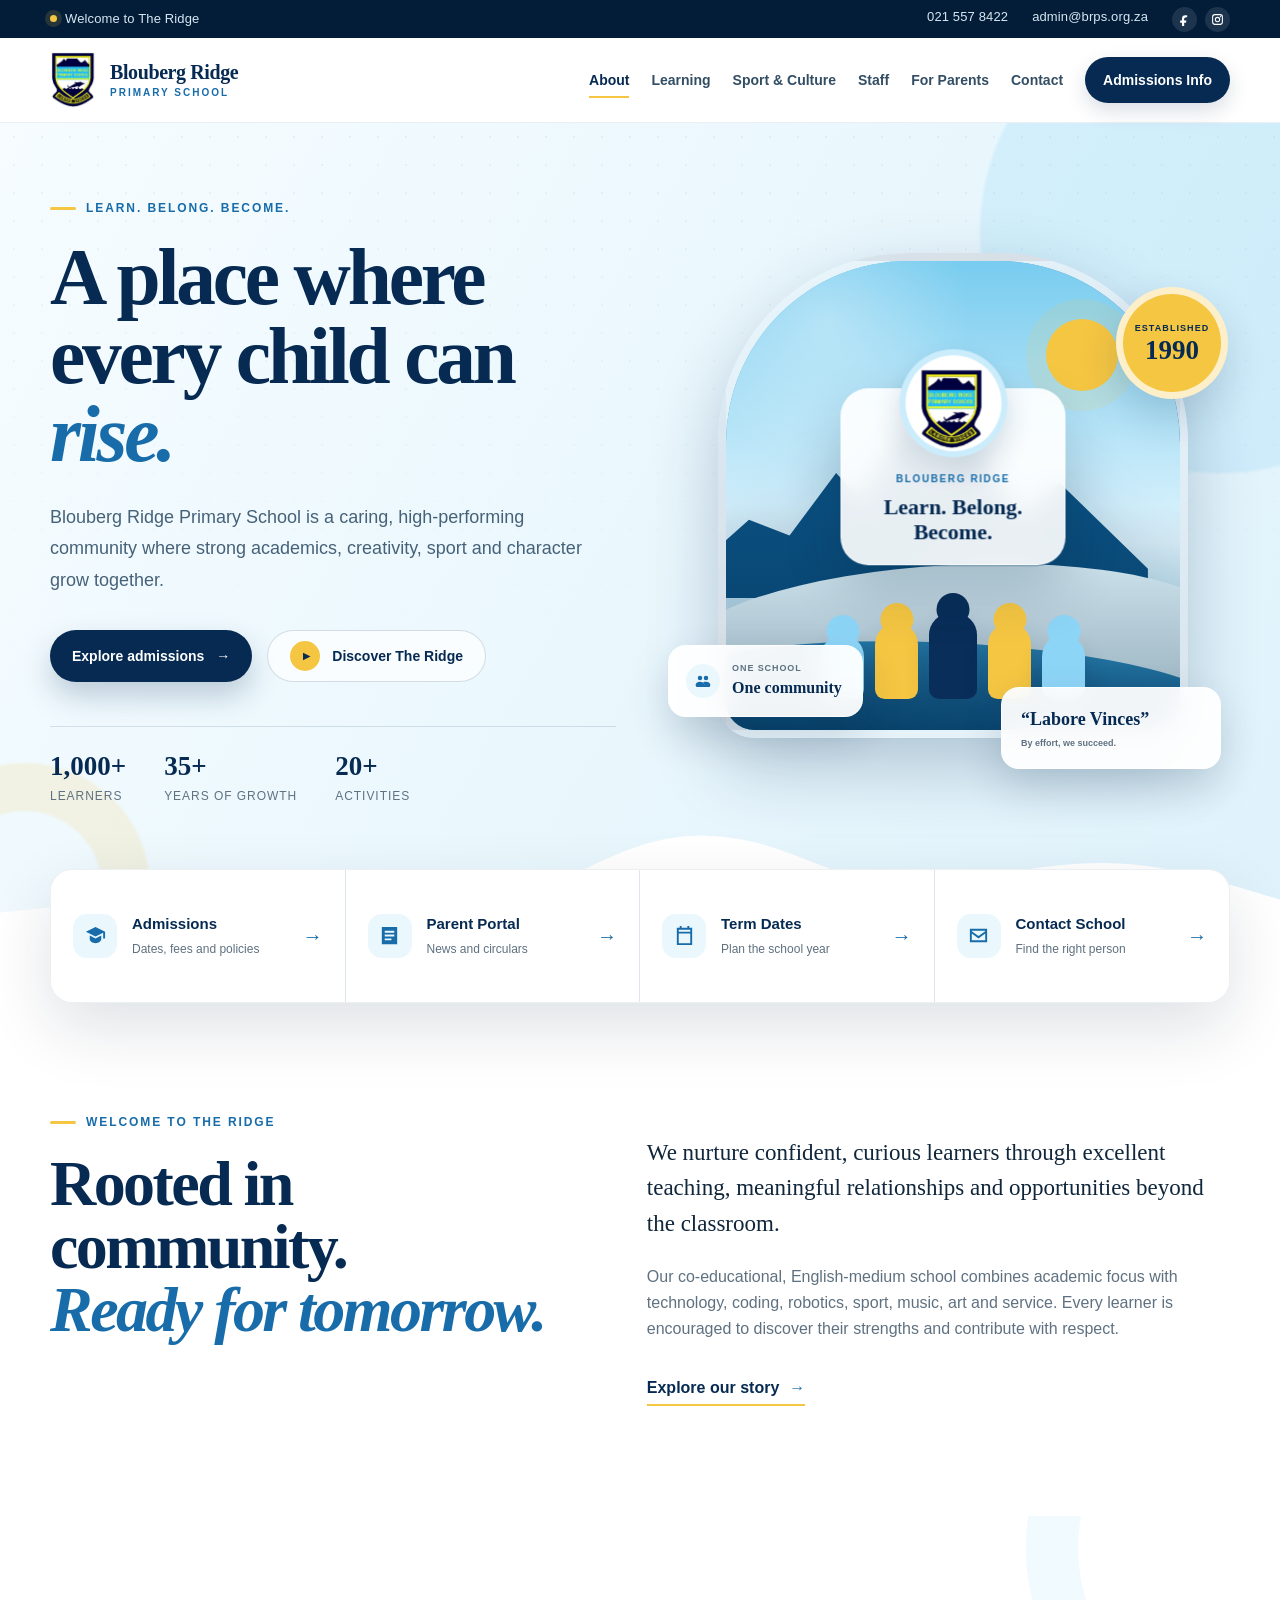
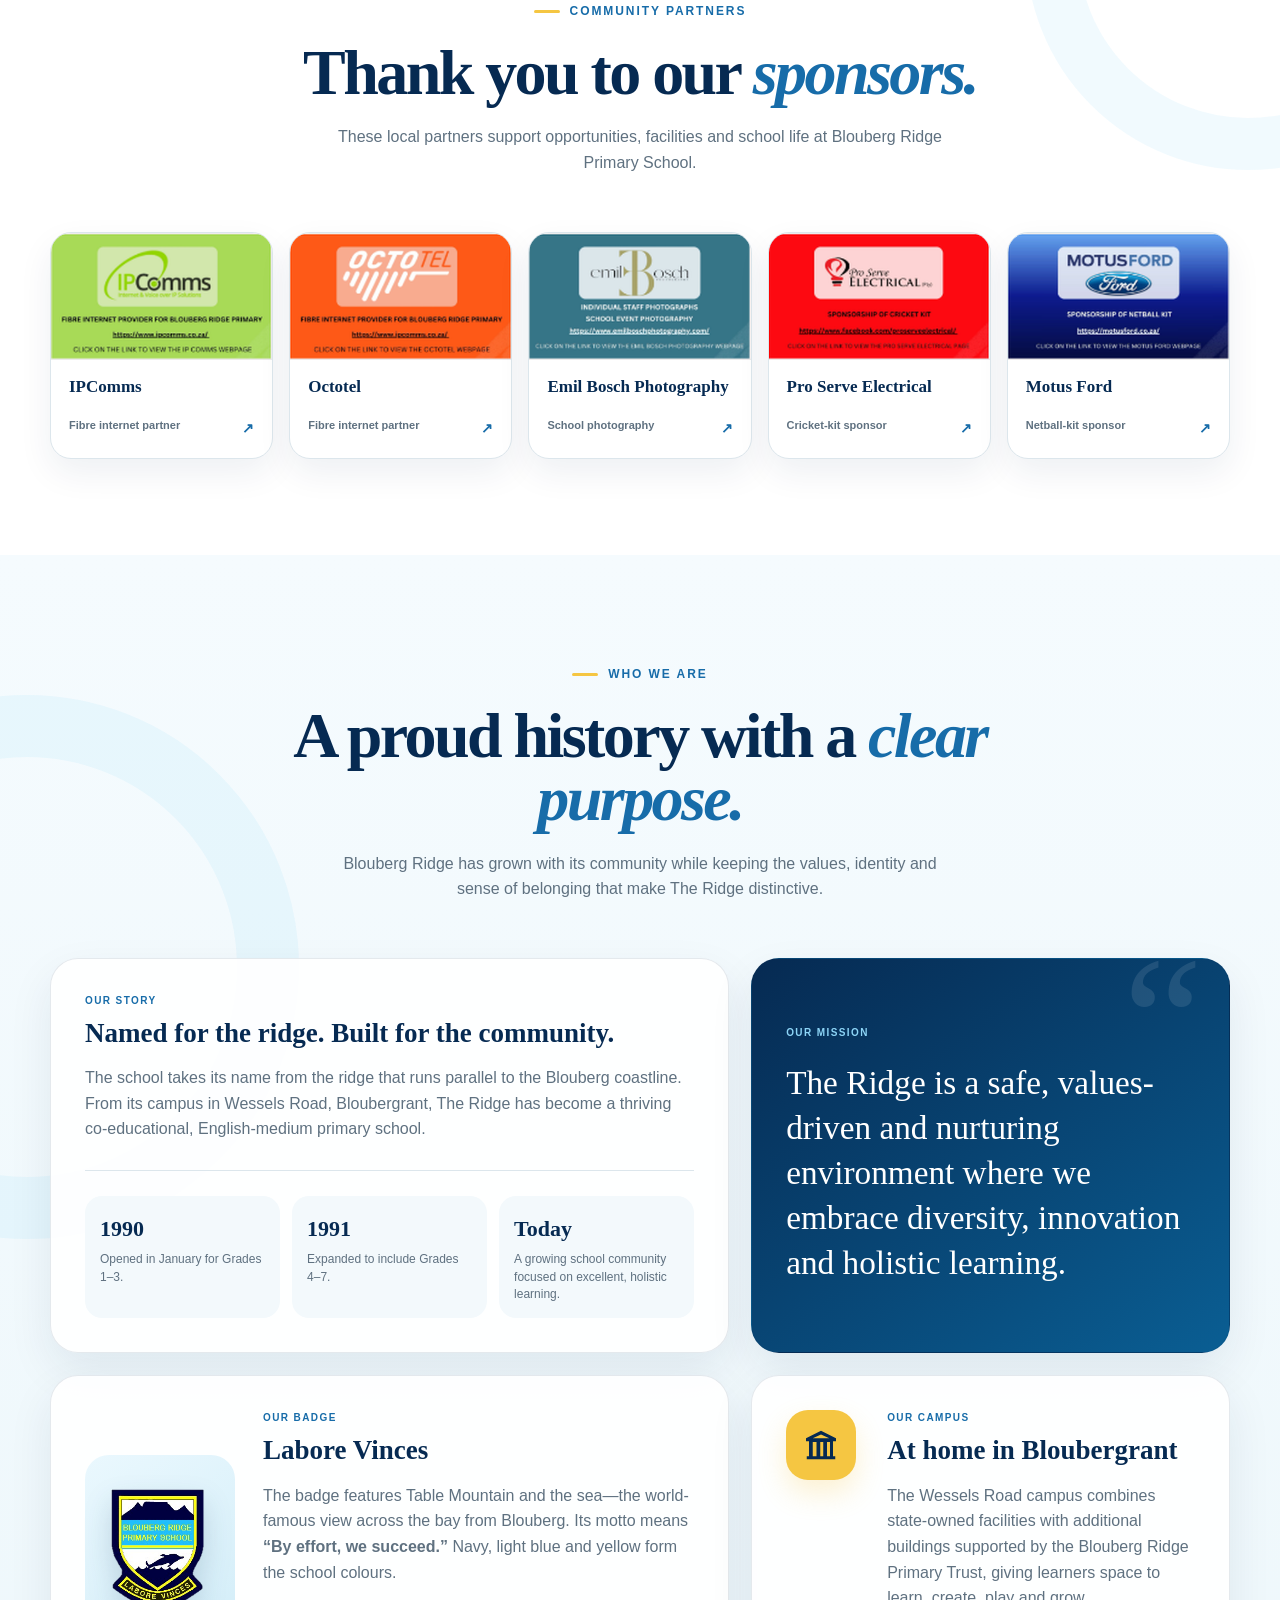
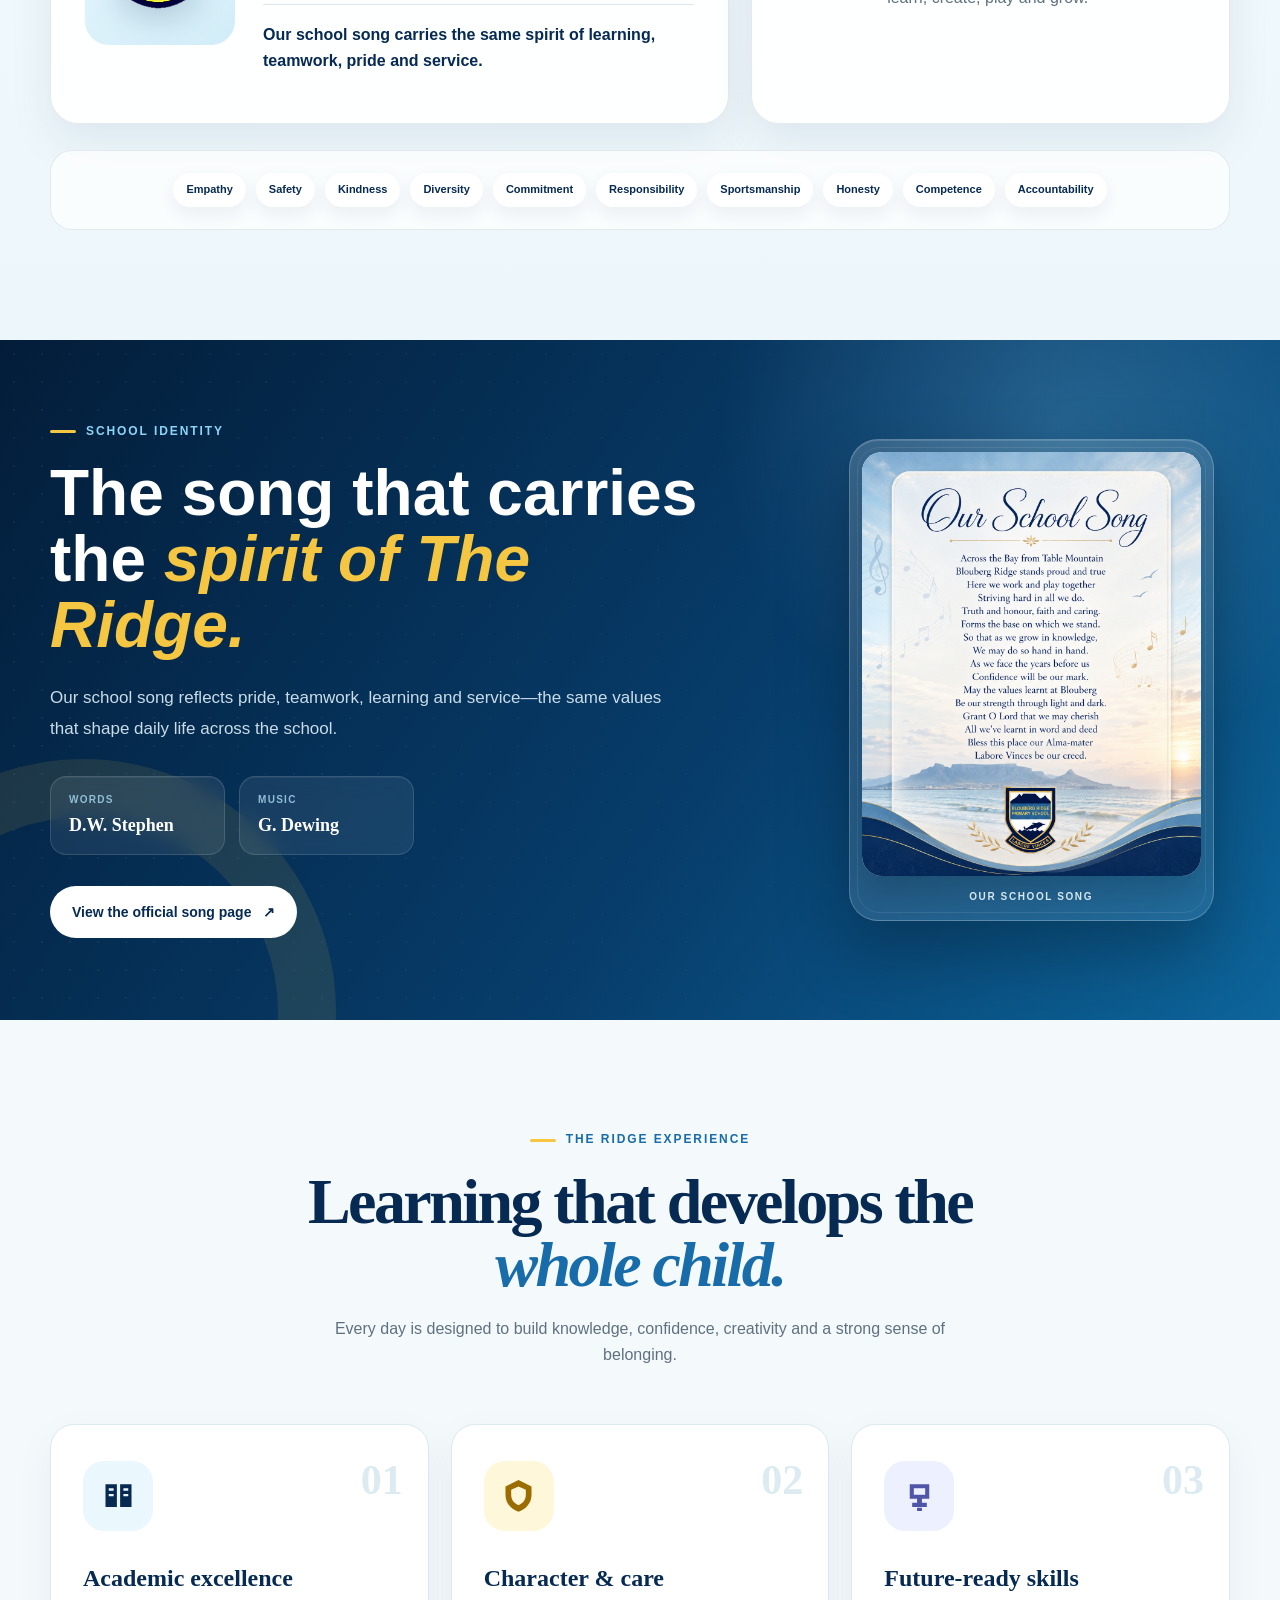
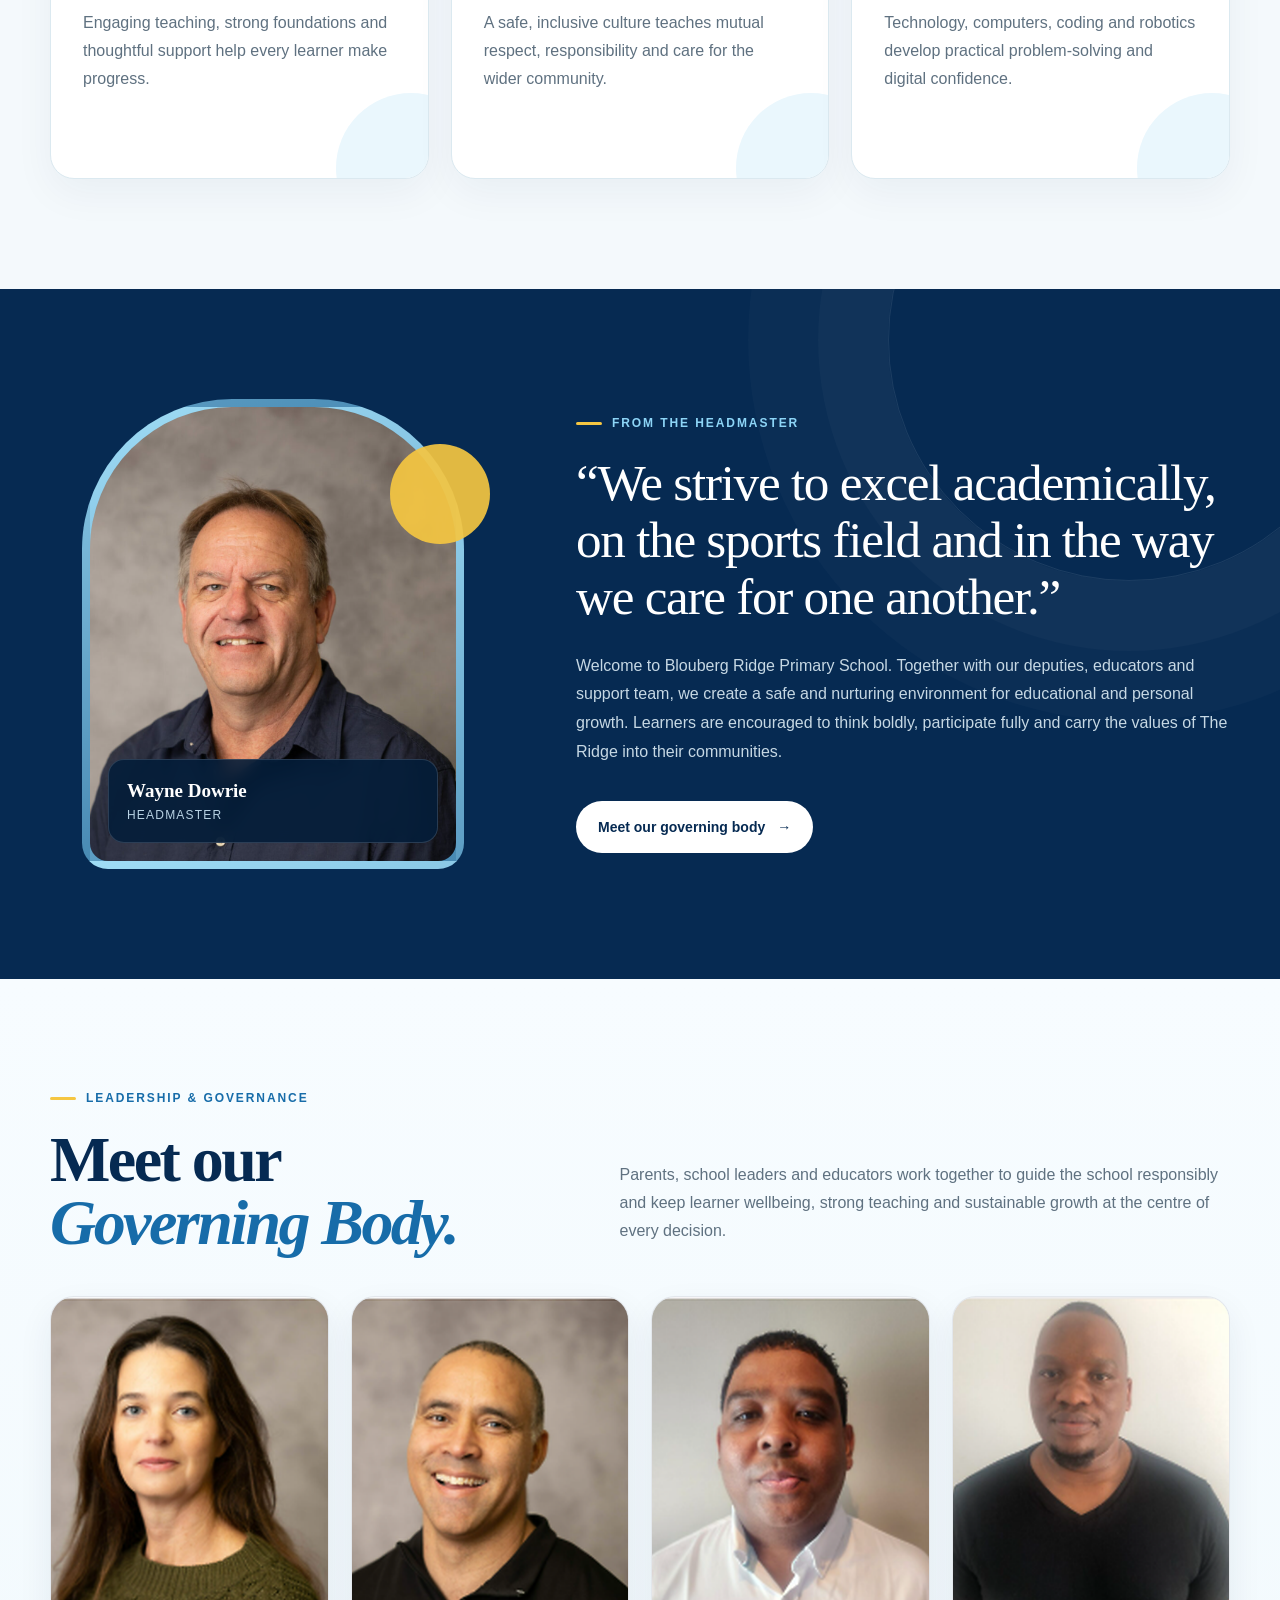
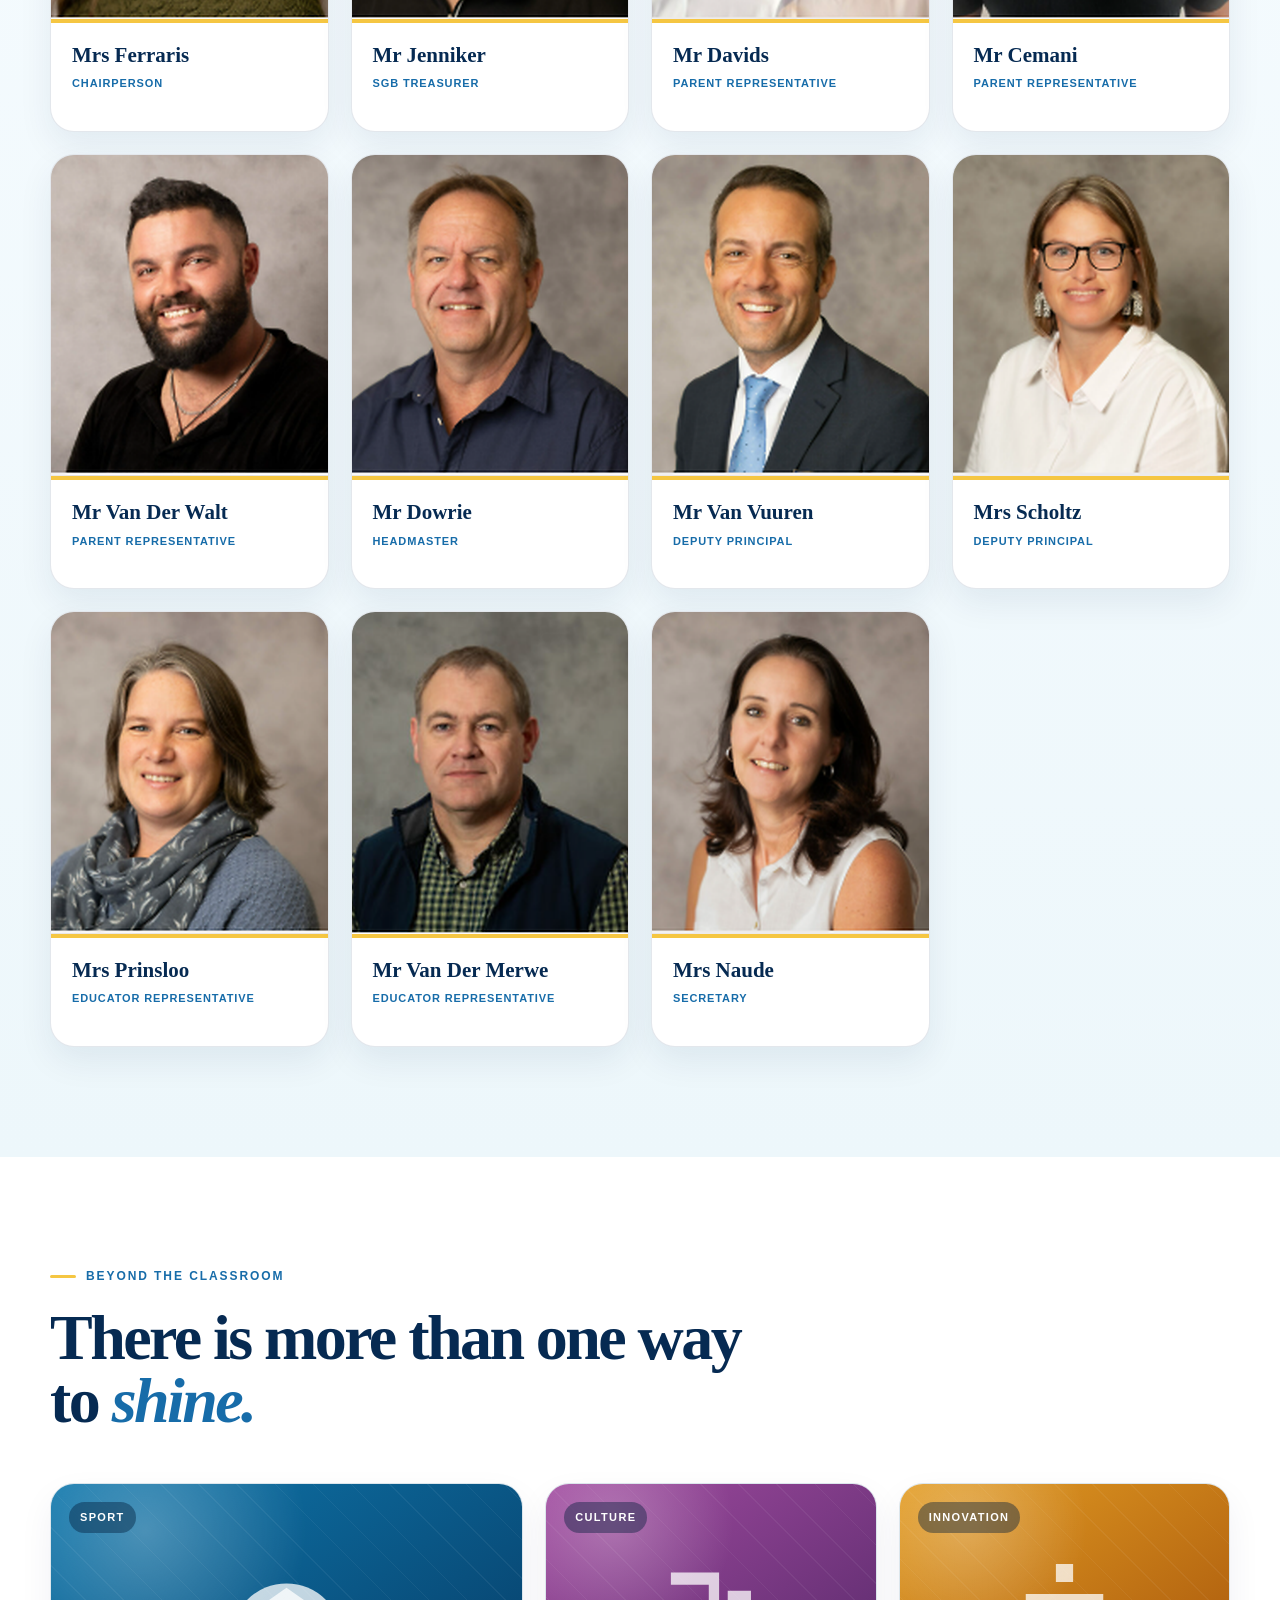
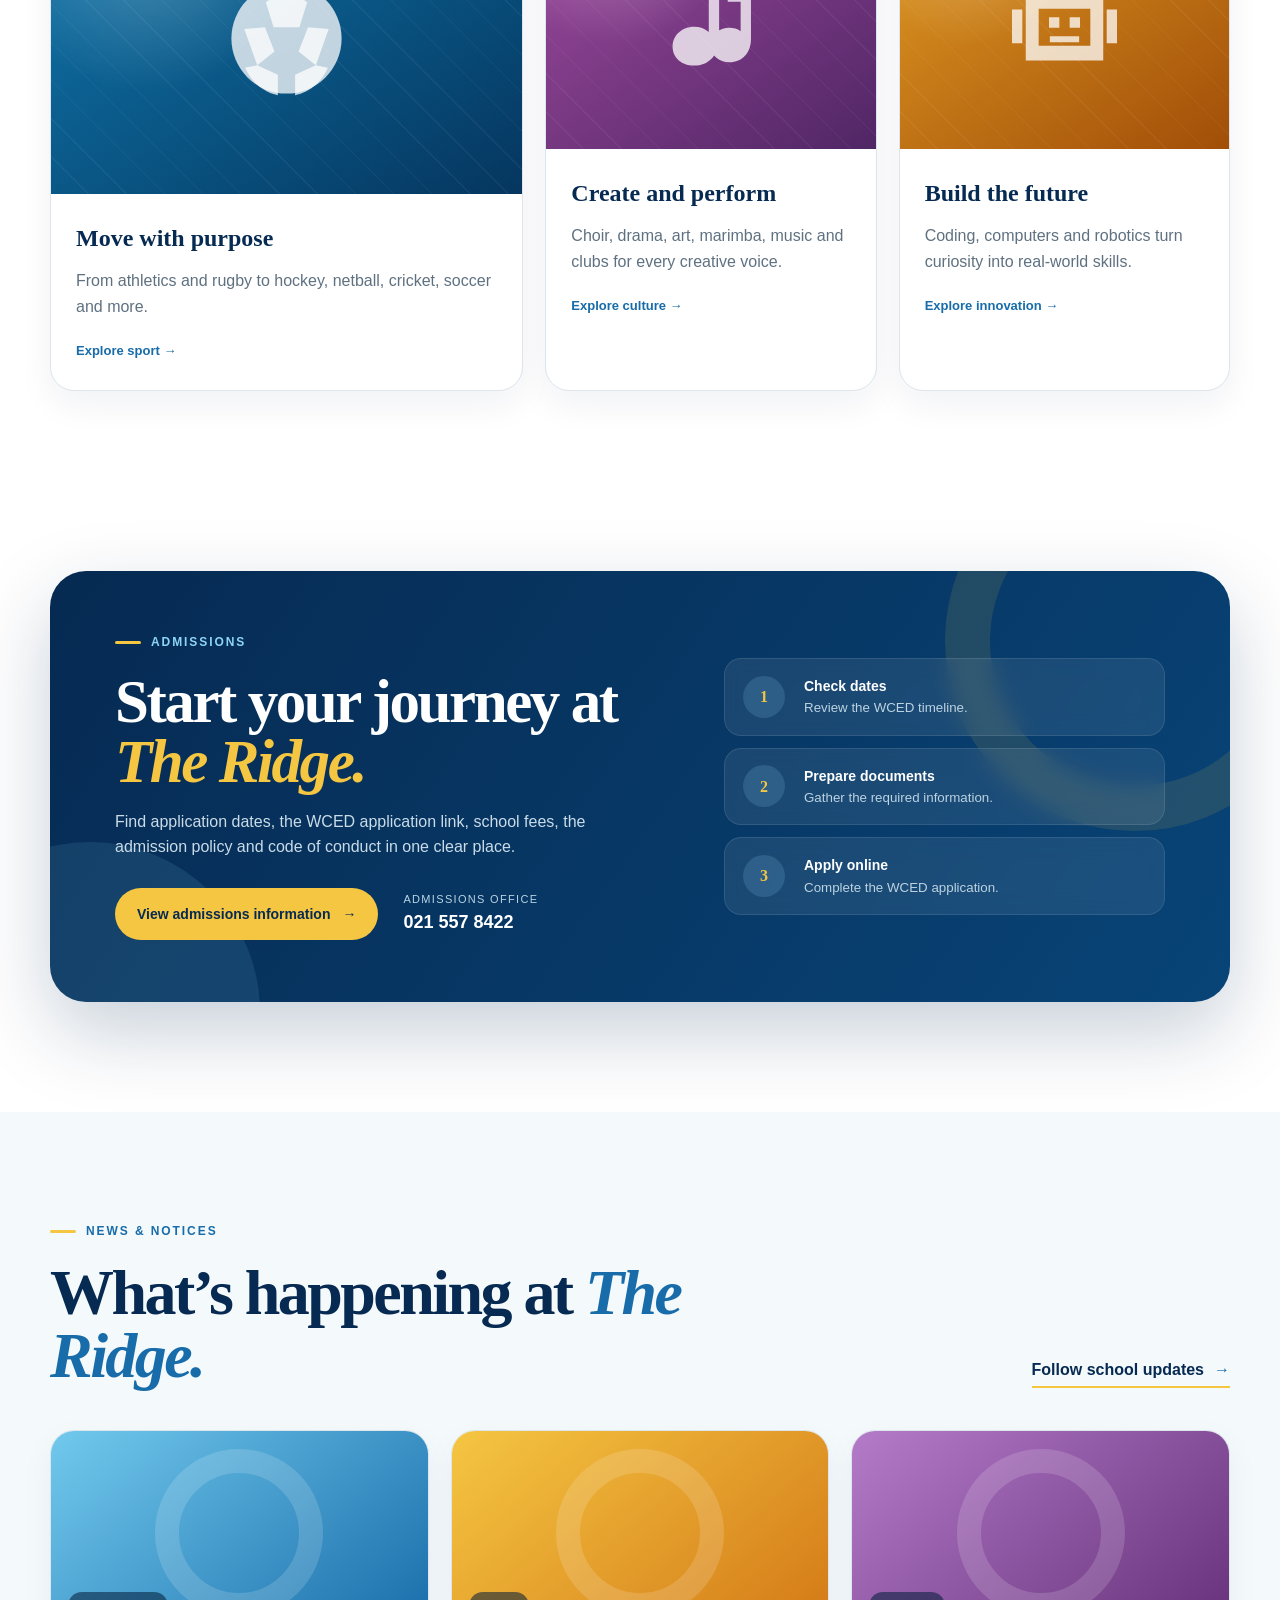
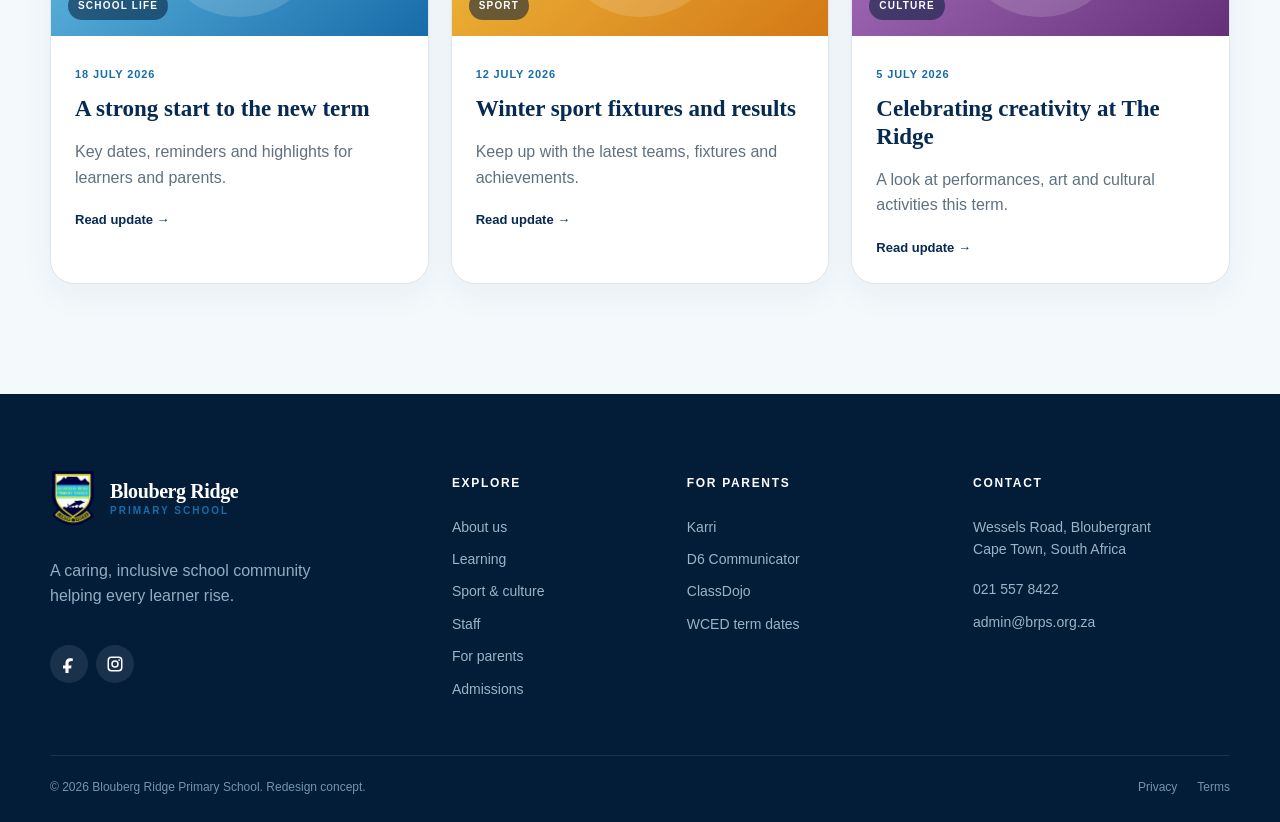
<file: index.html>
<!DOCTYPE html>

<html lang="en">
<head>
<meta charset="utf-8"/>
<meta content="width=device-width, initial-scale=1.0" name="viewport"/>
<meta content="Blouberg Ridge Primary School — a modern, inclusive school community in Bloubergrant, Cape Town." name="description"/>
<title>Blouberg Ridge Primary School — Redesign Concept</title>
<link href="assets/brps-badge.png" rel="icon" type="image/png"/>
<link href="styles.css" rel="stylesheet"/>
</head>
<body>
<a class="skip-link" href="#main">Skip to content</a>
<div class="topbar">
<div class="shell topbar__inner">
<p><span class="pulse"></span> Welcome to The Ridge</p>
<div class="topbar__links">
<a href="tel:+27215578422">021 557 8422</a>
<a href="mailto:admin@brps.org.za">admin@brps.org.za</a>
<span aria-label="School social media" class="topbar__socials">
<a aria-label="Blouberg Ridge Primary School on Facebook" class="social-icon social-icon--compact" href="https://www.facebook.com/BloubergRidgePrimarySchool" rel="noopener noreferrer" target="_blank" title="Facebook">
<svg aria-hidden="true" viewbox="0 0 24 24"><path d="M14 8h3V4.5c-.7-.1-2-.3-3.7-.3-3.6 0-6 2.2-6 6.2V14H4v4h3.3v6h4.1v-6h3.4l.6-4h-4v-3.2c0-1.2.3-2 2.6-2Z"></path></svg>
</a>
<a aria-label="Blouberg Ridge Primary School on Instagram" class="social-icon social-icon--compact" href="https://www.instagram.com/bloubergridgeprimaryschool/" rel="noopener noreferrer" target="_blank" title="Instagram">
<svg aria-hidden="true" viewbox="0 0 24 24"><path d="M7.2 2h9.6A5.2 5.2 0 0 1 22 7.2v9.6a5.2 5.2 0 0 1-5.2 5.2H7.2A5.2 5.2 0 0 1 2 16.8V7.2A5.2 5.2 0 0 1 7.2 2Zm0 2A3.2 3.2 0 0 0 4 7.2v9.6A3.2 3.2 0 0 0 7.2 20h9.6a3.2 3.2 0 0 0 3.2-3.2V7.2A3.2 3.2 0 0 0 16.8 4H7.2Zm10.3 1.5a1.2 1.2 0 1 1 0 2.4 1.2 1.2 0 0 1 0-2.4ZM12 7a5 5 0 1 1 0 10 5 5 0 0 1 0-10Zm0 2a3 3 0 1 0 0 6 3 3 0 0 0 0-6Z"></path></svg>
</a>
</span>
</div>
</div>
</div>
<header class="site-header" id="top">
<div class="shell nav-wrap">
<a aria-label="Blouberg Ridge Primary School home" class="brand" href="index.html">
<span class="brand__crest">
<img alt="Blouberg Ridge Primary School badge" src="assets/brps-badge.png"/>
</span>
<span class="brand__copy">
<strong>Blouberg Ridge</strong>
<small>Primary School</small>
</span>
</a>
<button aria-controls="primary-nav" aria-expanded="false" class="menu-toggle">
<span></span><span></span><span></span>
<span class="sr-only">Toggle navigation</span>
</button>
<nav aria-label="Primary navigation" class="primary-nav" id="primary-nav"><a aria-current="page" class="active" href="index.html#about">About</a><a href="learning.html">Learning</a><a href="sport-culture.html">Sport &amp; Culture</a><a href="staff.html">Staff</a><a href="parents.html">For Parents</a><a href="contact.html">Contact</a><a class="nav-cta" href="admissions.html">Admissions Info</a></nav>
</div>
</header>
<main id="main">
<section class="hero">
<div class="hero__shape hero__shape--one"></div>
<div class="hero__shape hero__shape--two"></div>
<div class="shell hero__grid">
<div class="hero__content reveal">
<p class="eyebrow"><span></span> Learn. Belong. Become.</p>
<h1>A place where every child can <em>rise.</em></h1>
<p class="hero__lead">Blouberg Ridge Primary School is a caring, high-performing community where strong academics, creativity, sport and character grow together.</p>
<div class="hero__actions">
<a class="button button--primary" href="#admissions">Explore admissions <span aria-hidden="true">→</span></a>
<a class="button button--ghost" href="#about"><span class="play">▶</span> Discover The Ridge</a>
</div>
<div aria-label="School highlights" class="hero__proof">
<div><strong>1,000+</strong><span>learners</span></div>
<div><strong>35+</strong><span>years of growth</span></div>
<div><strong>20+</strong><span>activities</span></div>
</div>
</div>
<div class="hero__visual hero__identity reveal reveal--delay">
<div class="ridge-showcase" aria-label="Blouberg Ridge school identity illustration" role="img">
<div class="ridge-showcase__sky">
<span class="ridge-showcase__sun"></span>
<svg aria-hidden="true" class="ridge-showcase__mountain" viewBox="0 0 760 220" preserveAspectRatio="none">
<path d="M0 190 92 140l68 16 78-64 42 28 72-77 58 47 54-32 83 80 65-36 148 88v30H0Z"></path>
</svg>
<div class="ridge-showcase__wave ridge-showcase__wave--one"></div>
<div class="ridge-showcase__wave ridge-showcase__wave--two"></div>
</div>
<div class="ridge-showcase__crest">
<div class="ridge-showcase__crest-ring"><img alt="Blouberg Ridge Primary School badge" src="assets/brps-badge.png"/></div>
<span>Blouberg Ridge</span>
<strong>Learn. Belong. Become.</strong>
</div>
<div aria-hidden="true" class="ridge-showcase__community">
<span></span><span></span><span></span><span></span><span></span>
</div>
</div>
<div class="hero-float hero-float--since"><span>Established</span><strong>1990</strong></div>
<div class="hero-float hero-float--community">
<svg aria-hidden="true" viewBox="0 0 24 24"><path d="M8 11a3 3 0 1 0 0-6 3 3 0 0 0 0 6Zm8 0a3 3 0 1 0 0-6 3 3 0 0 0 0 6ZM2 20v-2c0-3 2.4-5 6-5s6 2 6 5v2H2Zm12 0v-2c0-1.8-.6-3.3-1.8-4.4 1-.4 2.3-.6 3.8-.6 3.6 0 6 2 6 5v2h-8Z"></path></svg>
<div><span>One school</span><strong>One community</strong></div>
</div>
<div class="hero-float hero-float--motto"><span>“Labore Vinces”</span><small>By effort, we succeed.</small></div>
</div>
</div>
<div aria-hidden="true" class="mountain-line">
<svg preserveaspectratio="none" viewbox="0 0 1440 160">
<path d="M0 135c145-13 250-38 360-34 66 2 112 20 179 20 92 0 152-78 256-75 93 3 135 54 222 55 86 0 153-26 233-23 72 2 125 23 190 42v40H0v-25Z"></path>
</svg>
</div>
</section>
<section aria-label="Quick links" class="quick-links" id="parents">
<div class="shell quick-links__grid">
<a class="quick-card" href="#admissions">
<span class="quick-card__icon">
<svg viewbox="0 0 24 24"><path d="M12 3 2 8l10 5 8-4v6h2V8L12 3Zm-6 9v4c0 2 3 4 6 4s6-2 6-4v-4l-6 3-6-3Z"></path></svg>
</span>
<span><strong>Admissions</strong><small>Dates, fees and policies</small></span>
<b>→</b>
</a>
<a class="quick-card" href="https://d6.co.za" rel="noopener" target="_blank">
<span class="quick-card__icon">
<svg viewbox="0 0 24 24"><path d="M4 3h16v18H4V3Zm3 4v2h10V7H7Zm0 4v2h10v-2H7Zm0 4v2h7v-2H7Z"></path></svg>
</span>
<span><strong>Parent Portal</strong><small>News and circulars</small></span>
<b>→</b>
</a>
<a class="quick-card" href="https://www.westerncape.gov.za/education" rel="noopener" target="_blank">
<span class="quick-card__icon">
<svg viewbox="0 0 24 24"><path d="M7 2h2v2h6V2h2v2h3v18H4V4h3V2Zm11 8H6v10h12V10ZM6 6v2h12V6H6Z"></path></svg>
</span>
<span><strong>Term Dates</strong><small>Plan the school year</small></span>
<b>→</b>
</a>
<a class="quick-card" href="#contact">
<span class="quick-card__icon">
<svg viewbox="0 0 24 24"><path d="M3 5h18v14H3V5Zm2 2v.5l7 5 7-5V7H5Zm14 10V10l-7 5-7-5v7h14Z"></path></svg>
</span>
<span><strong>Contact School</strong><small>Find the right person</small></span>
<b>→</b>
</a>
</div>
</section>
<section class="intro section" id="about">
<div class="shell intro__grid">
<div class="section-heading reveal">
<p class="eyebrow eyebrow--dark"><span></span> Welcome to The Ridge</p>
<h2>Rooted in community.<br/><em>Ready for tomorrow.</em></h2>
</div>
<div class="intro__copy reveal reveal--delay">
<p class="intro__lead">We nurture confident, curious learners through excellent teaching, meaningful relationships and opportunities beyond the classroom.</p>
<p>Our co-educational, English-medium school combines academic focus with technology, coding, robotics, sport, music, art and service. Every learner is encouraged to discover their strengths and contribute with respect.</p>
<a class="text-link" href="#our-story">Explore our story <span>→</span></a>
</div>
</div>
</section>

<section aria-labelledby="sponsors-title" class="sponsors section">
<div class="shell">
<div class="section-heading section-heading--center reveal">
<p class="eyebrow eyebrow--dark"><span></span> Community partners</p>
<h2 id="sponsors-title">Thank you to our <em>sponsors.</em></h2>
<p>These local partners support opportunities, facilities and school life at Blouberg Ridge Primary School.</p>
</div>
<div class="sponsors__grid">
<a aria-label="Visit IPComms" class="sponsor-card reveal" href="https://www.ipcomms.co.za/" rel="noopener noreferrer" target="_blank">
<div class="sponsor-card__image"><img alt="IPComms sponsor banner" loading="lazy" src="assets/sponsors/ipcomms.png"/></div>
<div class="sponsor-card__meta"><strong>IPComms</strong><span>Fibre internet partner <b aria-hidden="true">↗</b></span></div>
</a>
<a aria-label="Visit Octotel" class="sponsor-card reveal reveal--delay-sm" href="https://www.octotel.co.za/" rel="noopener noreferrer" target="_blank">
<div class="sponsor-card__image"><img alt="Octotel sponsor banner" loading="lazy" src="assets/sponsors/octotel.png"/></div>
<div class="sponsor-card__meta"><strong>Octotel</strong><span>Fibre internet partner <b aria-hidden="true">↗</b></span></div>
</a>
<a aria-label="Visit Emil Bosch Photography" class="sponsor-card reveal reveal--delay-md" href="https://www.emilboschphotography.com/" rel="noopener noreferrer" target="_blank">
<div class="sponsor-card__image"><img alt="Emil Bosch Photography sponsor banner" loading="lazy" src="assets/sponsors/emil-bosch.png"/></div>
<div class="sponsor-card__meta"><strong>Emil Bosch Photography</strong><span>School photography <b aria-hidden="true">↗</b></span></div>
</a>
<a aria-label="Visit Pro Serve Electrical" class="sponsor-card reveal" href="https://www.facebook.com/proserveelectrical/" rel="noopener noreferrer" target="_blank">
<div class="sponsor-card__image"><img alt="Pro Serve Electrical sponsor banner" loading="lazy" src="assets/sponsors/pro-serve-electrical.png"/></div>
<div class="sponsor-card__meta"><strong>Pro Serve Electrical</strong><span>Cricket-kit sponsor <b aria-hidden="true">↗</b></span></div>
</a>
<a aria-label="Visit Motus Ford" class="sponsor-card reveal reveal--delay-sm" href="https://motusford.co.za/" rel="noopener noreferrer" target="_blank">
<div class="sponsor-card__image"><img alt="Motus Ford sponsor banner" loading="lazy" src="assets/sponsors/motus-ford.png"/></div>
<div class="sponsor-card__meta"><strong>Motus Ford</strong><span>Netball-kit sponsor <b aria-hidden="true">↗</b></span></div>
</a>
</div>
</div>
</section>
<section class="heritage section section--soft" id="our-story">
<div class="shell">
<div class="section-heading section-heading--center reveal">
<p class="eyebrow eyebrow--dark"><span></span> Who we are</p>
<h2>A proud history with a <em>clear purpose.</em></h2>
<p>Blouberg Ridge has grown with its community while keeping the values, identity and sense of belonging that make The Ridge distinctive.</p>
</div>
<div class="heritage__grid">
<article class="heritage-card heritage-card--story reveal">
<p class="card-kicker">Our story</p>
<h3>Named for the ridge. Built for the community.</h3>
<p>The school takes its name from the ridge that runs parallel to the Blouberg coastline. From its campus in Wessels Road, Bloubergrant, The Ridge has become a thriving co-educational, English-medium primary school.</p>
<div aria-label="School history timeline" class="heritage-timeline">
<div><strong>1990</strong><span>Opened in January for Grades 1–3.</span></div>
<div><strong>1991</strong><span>Expanded to include Grades 4–7.</span></div>
<div><strong>Today</strong><span>A growing school community focused on excellent, holistic learning.</span></div>
</div>
</article>
<article class="heritage-card heritage-card--mission reveal reveal--delay-sm">
<div aria-hidden="true" class="mission-mark">“</div>
<p class="card-kicker">Our mission</p>
<blockquote>The Ridge is a safe, values-driven and nurturing environment where we embrace diversity, innovation and holistic learning.</blockquote>
</article>
<article class="heritage-card heritage-card--badge reveal reveal--delay-sm">
<div class="badge-feature">
<img alt="Blouberg Ridge Primary School badge" src="assets/brps-badge.png"/>
</div>
<div>
<p class="card-kicker">Our badge</p>
<h3>Labore Vinces</h3>
<p>The badge features Table Mountain and the sea—the world-famous view across the bay from Blouberg. Its motto means <strong>“By effort, we succeed.”</strong> Navy, light blue and yellow form the school colours.</p>
<p class="school-spirit">Our school song carries the same spirit of learning, teamwork, pride and service.</p>
</div>
</article>
<article class="heritage-card heritage-card--campus reveal reveal--delay-md">
<div aria-hidden="true" class="campus-icon">
<svg viewbox="0 0 48 48"><path d="M24 5 4 15v4h4v20H5v4h38v-4h-3V19h4v-4L24 5Zm0 5 11 5H13l11-5ZM13 20h5v19h-5V20Zm10 0h4v19h-4V20Zm9 0h4v19h-4V20Z"></path></svg>
</div>
<div>
<p class="card-kicker">Our campus</p>
<h3>At home in Bloubergrant</h3>
<p>The Wessels Road campus combines state-owned facilities with additional buildings supported by the Blouberg Ridge Primary Trust, giving learners space to learn, create, play and grow.</p>
</div>
</article>
</div>
<div aria-label="School values" class="school-values reveal">
<span>Empathy</span><span>Safety</span><span>Kindness</span><span>Diversity</span><span>Commitment</span><span>Responsibility</span><span>Sportsmanship</span><span>Honesty</span><span>Competence</span><span>Accountability</span>
</div>
</div>
</section>

<section aria-labelledby="school-song-title" class="school-song section" id="school-song">
<div class="shell school-song__grid">
<div class="school-song__copy reveal">
<p class="eyebrow eyebrow--light"><span></span> School identity</p>
<h2 id="school-song-title">The song that carries the <em>spirit of The Ridge.</em></h2>
<p>Our school song reflects pride, teamwork, learning and service—the same values that shape daily life across the school.</p>
<div class="school-song__details">
<div><span>Words</span><strong>D.W. Stephen</strong></div>
<div><span>Music</span><strong>G. Dewing</strong></div>
</div>
<a class="button button--white" href="assets/blouberg-ridge-school-song.pdf" rel="noopener" target="_blank">View the official song page <span aria-hidden="true">↗</span></a>
</div>
<figure class="school-song__card reveal reveal--delay">
<a aria-label="Open the Blouberg Ridge school song as a PDF" class="school-song__image-wrap" href="assets/blouberg-ridge-school-song.pdf" rel="noopener" target="_blank"><img alt="Blouberg Ridge Primary School song lyrics poster" height="1402" loading="lazy" src="assets/school-song.png" width="1122"/><span class="school-song__open">Open PDF ↗</span></a>
<figcaption>Our School Song</figcaption>
</figure>
</div>
</section>
<section class="values section section--soft" id="learning">
<div class="shell">
<div class="section-heading section-heading--center reveal">
<p class="eyebrow eyebrow--dark"><span></span> The Ridge experience</p>
<h2>Learning that develops the <em>whole child.</em></h2>
<p>Every day is designed to build knowledge, confidence, creativity and a strong sense of belonging.</p>
</div>
<div class="values__grid">
<article class="value-card reveal">
<div class="value-card__number">01</div>
<div class="value-card__icon">
<svg viewbox="0 0 48 48"><path d="M8 10h14v28H8V10Zm18 0h14v28H26V10ZM12 15v3h6v-3h-6Zm0 7v3h6v-3h-6Zm18-7v3h6v-3h-6Zm0 7v3h6v-3h-6Z"></path></svg>
</div>
<h3>Academic excellence</h3>
<p>Engaging teaching, strong foundations and thoughtful support help every learner make progress.</p>
</article>
<article class="value-card reveal reveal--delay-sm">
<div class="value-card__number">02</div>
<div class="value-card__icon">
<svg viewbox="0 0 48 48"><path d="M24 5 8 13v10c0 10 6 17 16 21 10-4 16-11 16-21V13L24 5Zm0 8 9 4v6c0 6-3 10-9 13-6-3-9-7-9-13v-6l9-4Z"></path></svg>
</div>
<h3>Character &amp; care</h3>
<p>A safe, inclusive culture teaches mutual respect, responsibility and care for the wider community.</p>
</article>
<article class="value-card reveal reveal--delay-md">
<div class="value-card__number">03</div>
<div class="value-card__icon">
<svg viewbox="0 0 48 48"><path d="M12 10h24v18H27v5h6v5H15v-5h6v-5h-9V10Zm5 5v8h14v-8H17Zm4 24h6v4h-6v-4Z"></path></svg>
</div>
<h3>Future-ready skills</h3>
<p>Technology, computers, coding and robotics develop practical problem-solving and digital confidence.</p>
</article>
</div>
</div>
</section>
<section class="headmaster section">
<div class="shell headmaster__grid">
<div class="headmaster__portrait reveal">
<div class="portrait-card">
<div class="portrait-card__figure">
<img alt="Wayne Dowrie, Headmaster of Blouberg Ridge Primary School" src="teachers/pic 1.png"/>
</div>
<div class="portrait-card__caption"><strong>Wayne Dowrie</strong><span>Headmaster</span></div>
</div>
<div class="portrait-accent"></div>
</div>
<div class="headmaster__copy reveal reveal--delay">
<p class="eyebrow eyebrow--light"><span></span> From the Headmaster</p>
<blockquote>“We strive to excel academically, on the sports field and in the way we care for one another.”</blockquote>
<p>Welcome to Blouberg Ridge Primary School. Together with our deputies, educators and support team, we create a safe and nurturing environment for educational and personal growth. Learners are encouraged to think boldly, participate fully and carry the values of The Ridge into their communities.</p>
<a class="button button--white" href="#governing-body">Meet our governing body <span>→</span></a>
</div>
</div>
</section>
<section class="governing section section--soft" id="governing-body">
<div class="shell">
<div class="governing__header">
<div class="section-heading reveal">
<p class="eyebrow eyebrow--dark"><span></span> Leadership &amp; governance</p>
<h2>Meet our <em>Governing Body.</em></h2>
</div>
<p class="governing__intro reveal reveal--delay">Parents, school leaders and educators work together to guide the school responsibly and keep learner wellbeing, strong teaching and sustainable growth at the centre of every decision.</p>
</div>
<div class="governors-grid">
<article class="governor-card reveal">
<div class="governor-card__photo"><img alt="Mrs Ferraris, Chairperson" loading="lazy" src="teachers/governing-body/mrs-ferraris.png"/></div>
<div class="governor-card__body"><h3>Mrs Ferraris</h3><p>Chairperson</p></div>
</article>
<article class="governor-card reveal reveal--delay-sm">
<div class="governor-card__photo"><img alt="Mr Jenniker, SGB Treasurer" loading="lazy" src="teachers/governing-body/mr-jenniker.png"/></div>
<div class="governor-card__body"><h3>Mr Jenniker</h3><p>SGB Treasurer</p></div>
</article>
<article class="governor-card reveal reveal--delay-md">
<div class="governor-card__photo"><img alt="Mr Davids, Parent Representative" loading="lazy" src="teachers/governing-body/mr-davids.png"/></div>
<div class="governor-card__body"><h3>Mr Davids</h3><p>Parent Representative</p></div>
</article>
<article class="governor-card reveal">
<div class="governor-card__photo"><img alt="Mr Cemani, Parent Representative" loading="lazy" src="teachers/governing-body/mr-cemani.png"/></div>
<div class="governor-card__body"><h3>Mr Cemani</h3><p>Parent Representative</p></div>
</article>
<article class="governor-card reveal">
<div class="governor-card__photo"><img alt="Mr Van Der Walt, Parent Representative" loading="lazy" src="teachers/governing-body/mr-van-der-walt.png"/></div>
<div class="governor-card__body"><h3>Mr Van Der Walt</h3><p>Parent Representative</p></div>
</article>
<article class="governor-card reveal reveal--delay-sm">
<div class="governor-card__photo"><img alt="Mr Dowrie, Headmaster" loading="lazy" src="teachers/governing-body/mr-dowrie.png"/></div>
<div class="governor-card__body"><h3>Mr Dowrie</h3><p>Headmaster</p></div>
</article>
<article class="governor-card reveal reveal--delay-md">
<div class="governor-card__photo"><img alt="Mr Van Vuuren, Deputy Principal" loading="lazy" src="teachers/governing-body/mr-van-vuuren.png"/></div>
<div class="governor-card__body"><h3>Mr Van Vuuren</h3><p>Deputy Principal</p></div>
</article>
<article class="governor-card reveal">
<div class="governor-card__photo"><img alt="Mrs Scholtz, Deputy Principal" loading="lazy" src="teachers/governing-body/mrs-scholtz.png"/></div>
<div class="governor-card__body"><h3>Mrs Scholtz</h3><p>Deputy Principal</p></div>
</article>
<article class="governor-card reveal">
<div class="governor-card__photo"><img alt="Mrs Prinsloo, Educator Representative" loading="lazy" src="teachers/governing-body/mrs-prinsloo.png"/></div>
<div class="governor-card__body"><h3>Mrs Prinsloo</h3><p>Educator Representative</p></div>
</article>
<article class="governor-card reveal reveal--delay-sm">
<div class="governor-card__photo"><img alt="Mr Van Der Merwe, Educator Representative" loading="lazy" src="teachers/governing-body/mr-van-der-merwe.png"/></div>
<div class="governor-card__body"><h3>Mr Van Der Merwe</h3><p>Educator Representative</p></div>
</article>
<article class="governor-card reveal reveal--delay-md">
<div class="governor-card__photo"><img alt="Mrs Naude, Secretary" loading="lazy" src="teachers/governing-body/mrs-naude.png"/></div>
<div class="governor-card__body"><h3>Mrs Naude</h3><p>Secretary</p></div>
</article>
</div>
</div>
</section>
<section class="school-life section" id="school-life">
<div class="shell">
<div class="section-heading reveal">
<p class="eyebrow eyebrow--dark"><span></span> Beyond the classroom</p>
<h2>There is more than one way to <em>shine.</em></h2>
</div>
<div class="life-grid">
<a class="life-card life-card--large reveal" href="#">
<div class="life-card__visual life-card__visual--sport">
<span class="life-card__tag">Sport</span>
<svg aria-hidden="true" viewbox="0 0 180 180"><circle cx="90" cy="90" r="64"></circle><path d="m90 31 24 17-9 29H75l-9-29 24-17Zm-49 48 24-2 11 28-20 16-15-42Zm98 0-15 42-20-16 11-28 24 2Zm-83 42 24 11v24c-18-4-31-16-38-32l14-3Zm68 0 14 3c-7 16-20 28-38 32v-24l24-11Z"></path></svg>
</div>
<div class="life-card__body"><h3>Move with purpose</h3><p>From athletics and rugby to hockey, netball, cricket, soccer and more.</p><span>Explore sport →</span></div>
</a>
<a class="life-card reveal reveal--delay-sm" href="#">
<div class="life-card__visual life-card__visual--culture">
<span class="life-card__tag">Culture</span>
<svg aria-hidden="true" viewbox="0 0 180 180"><path d="M44 39h56v77c0 18-12 31-29 31-14 0-25-9-25-22s11-23 25-23c7 0 12 2 17 6V53H44V39Zm66 21h27v56c0 16-10 27-25 27-12 0-22-8-22-20s10-20 22-20c5 0 9 1 13 4V73h-15V60Z"></path></svg>
</div>
<div class="life-card__body"><h3>Create and perform</h3><p>Choir, drama, art, marimba, music and clubs for every creative voice.</p><span>Explore culture →</span></div>
</a>
<a class="life-card reveal reveal--delay-md" href="#">
<div class="life-card__visual life-card__visual--robotics">
<span class="life-card__tag">Innovation</span>
<svg aria-hidden="true" viewbox="0 0 180 180"><path d="M80 29h20v21h-20V29Zm-35 35h90v77H45V64Zm15 17v43h60V81H60Zm12 10h12v12H72V91Zm24 0h12v12H96V91Zm-23 22h34v7H73v-7ZM29 82h12v39H29V82Zm110 0h12v39h-12V82Z"></path></svg>
</div>
<div class="life-card__body"><h3>Build the future</h3><p>Coding, computers and robotics turn curiosity into real-world skills.</p><span>Explore innovation →</span></div>
</a>
</div>
</div>
</section>
<section class="admissions section" id="admissions">
<div class="shell admissions__box reveal">
<div class="admissions__content">
<p class="eyebrow eyebrow--light"><span></span> Admissions</p>
<h2>Start your journey at <em>The Ridge.</em></h2>
<p>Find application dates, the WCED application link, school fees, the admission policy and code of conduct in one clear place.</p>
<div class="admissions__actions">
<a class="button button--yellow" href="https://www.brps.org.za/admissions-2/" rel="noopener" target="_blank">View admissions information <span>→</span></a>
<a class="admissions__phone" href="tel:+27215578422"><small>Admissions office</small><strong>021 557 8422</strong></a>
</div>
</div>
<div aria-label="Admissions steps" class="admissions__steps">
<div><span>1</span><p><strong>Check dates</strong><small>Review the WCED timeline.</small></p></div>
<div><span>2</span><p><strong>Prepare documents</strong><small>Gather the required information.</small></p></div>
<div><span>3</span><p><strong>Apply online</strong><small>Complete the WCED application.</small></p></div>
</div>
</div>
</section>
<section class="news section section--soft">
<div class="shell">
<div class="news__header">
<div class="section-heading reveal">
<p class="eyebrow eyebrow--dark"><span></span> News &amp; notices</p>
<h2>What’s happening at <em>The Ridge.</em></h2>
</div>
<a class="text-link reveal" href="https://www.facebook.com/BloubergRidgePrimarySchool" rel="noopener noreferrer" target="_blank">Follow school updates <span>→</span></a>
</div>
<div class="news__grid">
<article class="news-card reveal">
<div class="news-card__image news-card__image--one"><span>School life</span></div>
<div class="news-card__body"><time datetime="2026-07-18">18 July 2026</time><h3>A strong start to the new term</h3><p>Key dates, reminders and highlights for learners and parents.</p><a href="#">Read update →</a></div>
</article>
<article class="news-card reveal reveal--delay-sm">
<div class="news-card__image news-card__image--two"><span>Sport</span></div>
<div class="news-card__body"><time datetime="2026-07-12">12 July 2026</time><h3>Winter sport fixtures and results</h3><p>Keep up with the latest teams, fixtures and achievements.</p><a href="#">Read update →</a></div>
</article>
<article class="news-card reveal reveal--delay-md">
<div class="news-card__image news-card__image--three"><span>Culture</span></div>
<div class="news-card__body"><time datetime="2026-07-05">5 July 2026</time><h3>Celebrating creativity at The Ridge</h3><p>A look at performances, art and cultural activities this term.</p><a href="#">Read update →</a></div>
</article>
</div>
</div>
</section>
</main>
<footer class="site-footer" id="contact">
<div class="shell footer__top">
<div class="footer__brand">
<a class="brand brand--footer" href="#top">
<span class="brand__crest">
<img alt="Blouberg Ridge Primary School badge" src="assets/brps-badge.png"/>
</span>
<span class="brand__copy"><strong>Blouberg Ridge</strong><small>Primary School</small></span>
</a>
<p>A caring, inclusive school community helping every learner rise.</p>
<div aria-label="Follow Blouberg Ridge Primary School" class="footer-socials">
<a aria-label="Facebook" class="social-icon" href="https://www.facebook.com/BloubergRidgePrimarySchool" rel="noopener noreferrer" target="_blank" title="Facebook">
<svg aria-hidden="true" viewbox="0 0 24 24"><path d="M14 8h3V4.5c-.7-.1-2-.3-3.7-.3-3.6 0-6 2.2-6 6.2V14H4v4h3.3v6h4.1v-6h3.4l.6-4h-4v-3.2c0-1.2.3-2 2.6-2Z"></path></svg>
</a>
<a aria-label="Instagram" class="social-icon" href="https://www.instagram.com/bloubergridgeprimaryschool/" rel="noopener noreferrer" target="_blank" title="Instagram">
<svg aria-hidden="true" viewbox="0 0 24 24"><path d="M7.2 2h9.6A5.2 5.2 0 0 1 22 7.2v9.6a5.2 5.2 0 0 1-5.2 5.2H7.2A5.2 5.2 0 0 1 2 16.8V7.2A5.2 5.2 0 0 1 7.2 2Zm0 2A3.2 3.2 0 0 0 4 7.2v9.6A3.2 3.2 0 0 0 7.2 20h9.6a3.2 3.2 0 0 0 3.2-3.2V7.2A3.2 3.2 0 0 0 16.8 4H7.2Zm10.3 1.5a1.2 1.2 0 1 1 0 2.4 1.2 1.2 0 0 1 0-2.4ZM12 7a5 5 0 1 1 0 10 5 5 0 0 1 0-10Zm0 2a3 3 0 1 0 0 6 3 3 0 0 0 0-6Z"></path></svg>
</a>
</div>
</div>
<div class="footer__col"><h3>Explore</h3><a href="index.html#about">About us</a><a href="learning.html">Learning</a><a href="sport-culture.html">Sport &amp; culture</a><a href="staff.html">Staff</a><a href="parents.html">For parents</a><a href="admissions.html">Admissions</a></div>
<div class="footer__col"><h3>For parents</h3><a href="https://karripay.com" rel="noopener" target="_blank">Karri</a><a href="https://d6.co.za" rel="noopener" target="_blank">D6 Communicator</a><a href="https://www.classdojo.com" rel="noopener" target="_blank">ClassDojo</a><a href="https://www.westerncape.gov.za/education" rel="noopener" target="_blank">WCED term dates</a></div>
<div class="footer__col footer__contact"><h3>Contact</h3><p>Wessels Road, Bloubergrant<br/>Cape Town, South Africa</p><a href="tel:+27215578422">021 557 8422</a><a href="mailto:admin@brps.org.za">admin@brps.org.za</a></div>
</div>
<div class="shell footer__bottom"><p>© 2026 Blouberg Ridge Primary School. Redesign concept.</p><div><a href="#">Privacy</a><a href="#">Terms</a></div></div>
</footer>
<script src="script.js"></script>
</body>
</html>
</file>
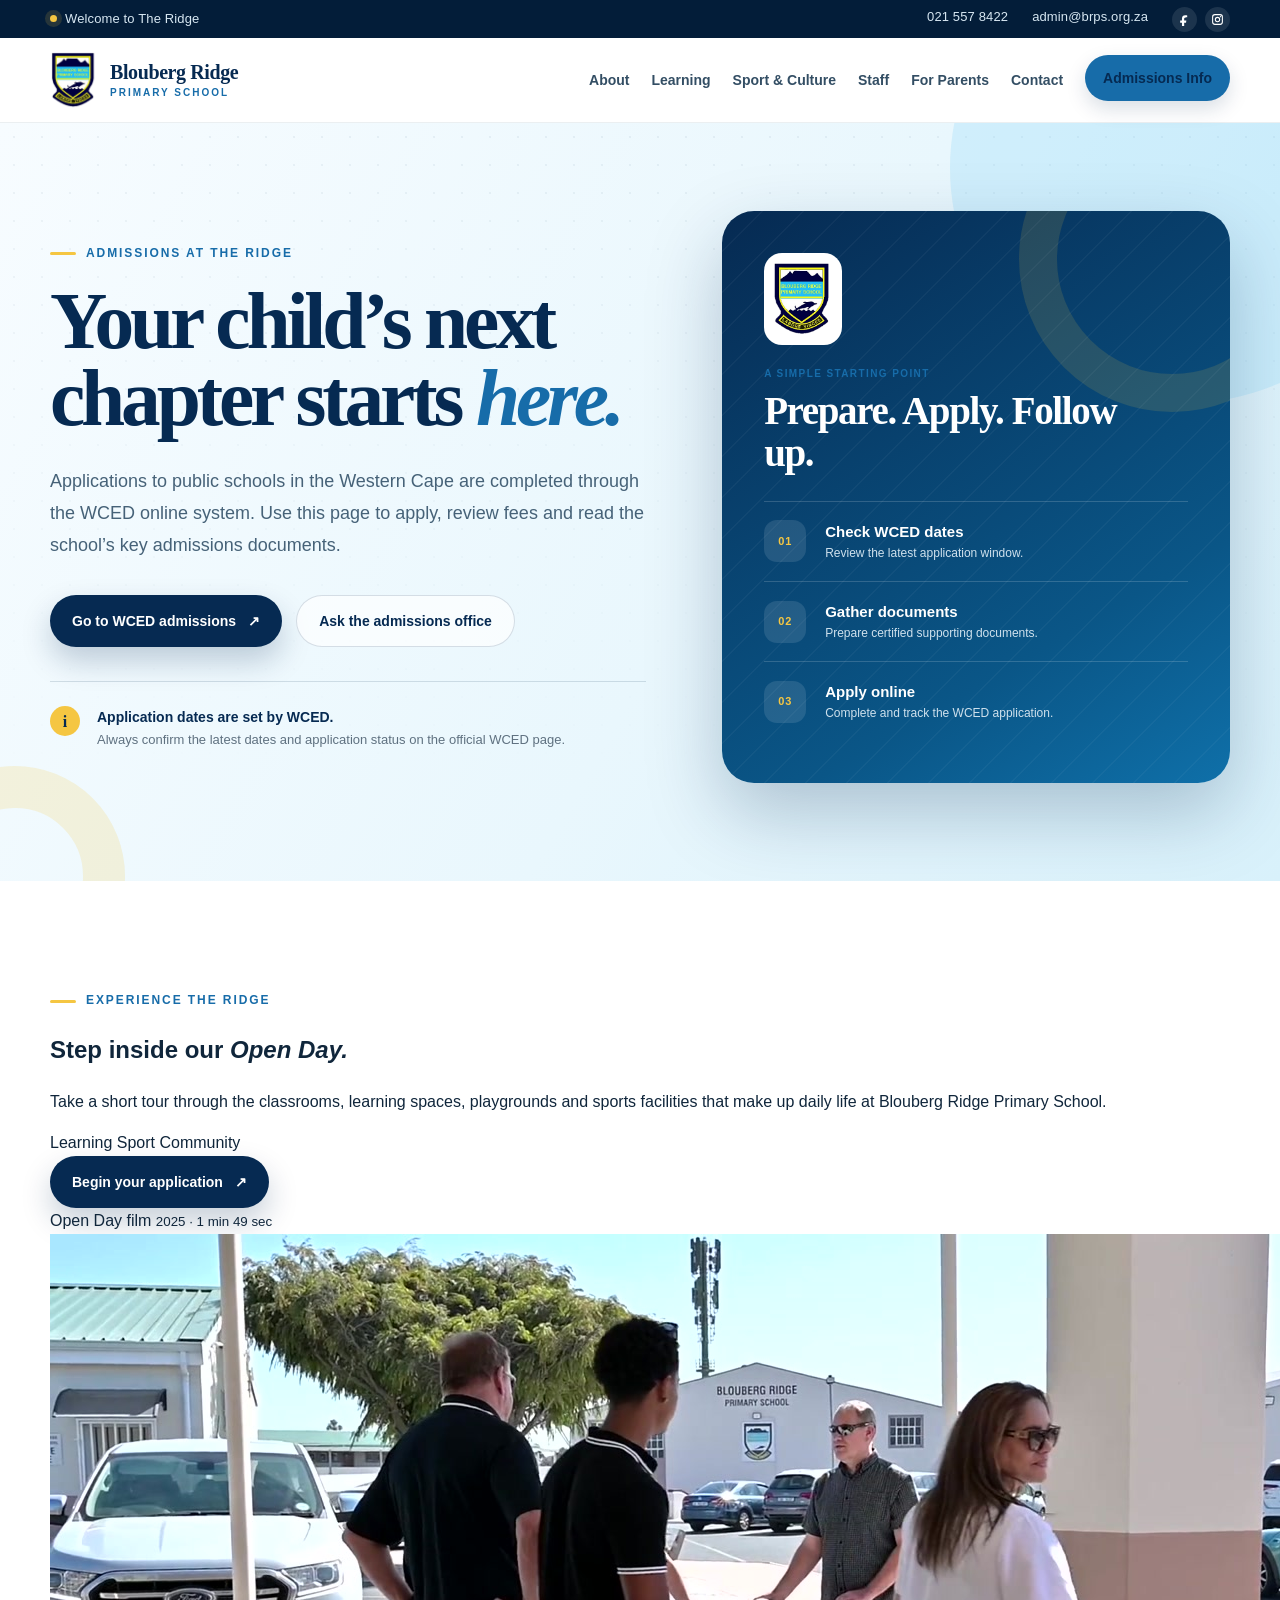
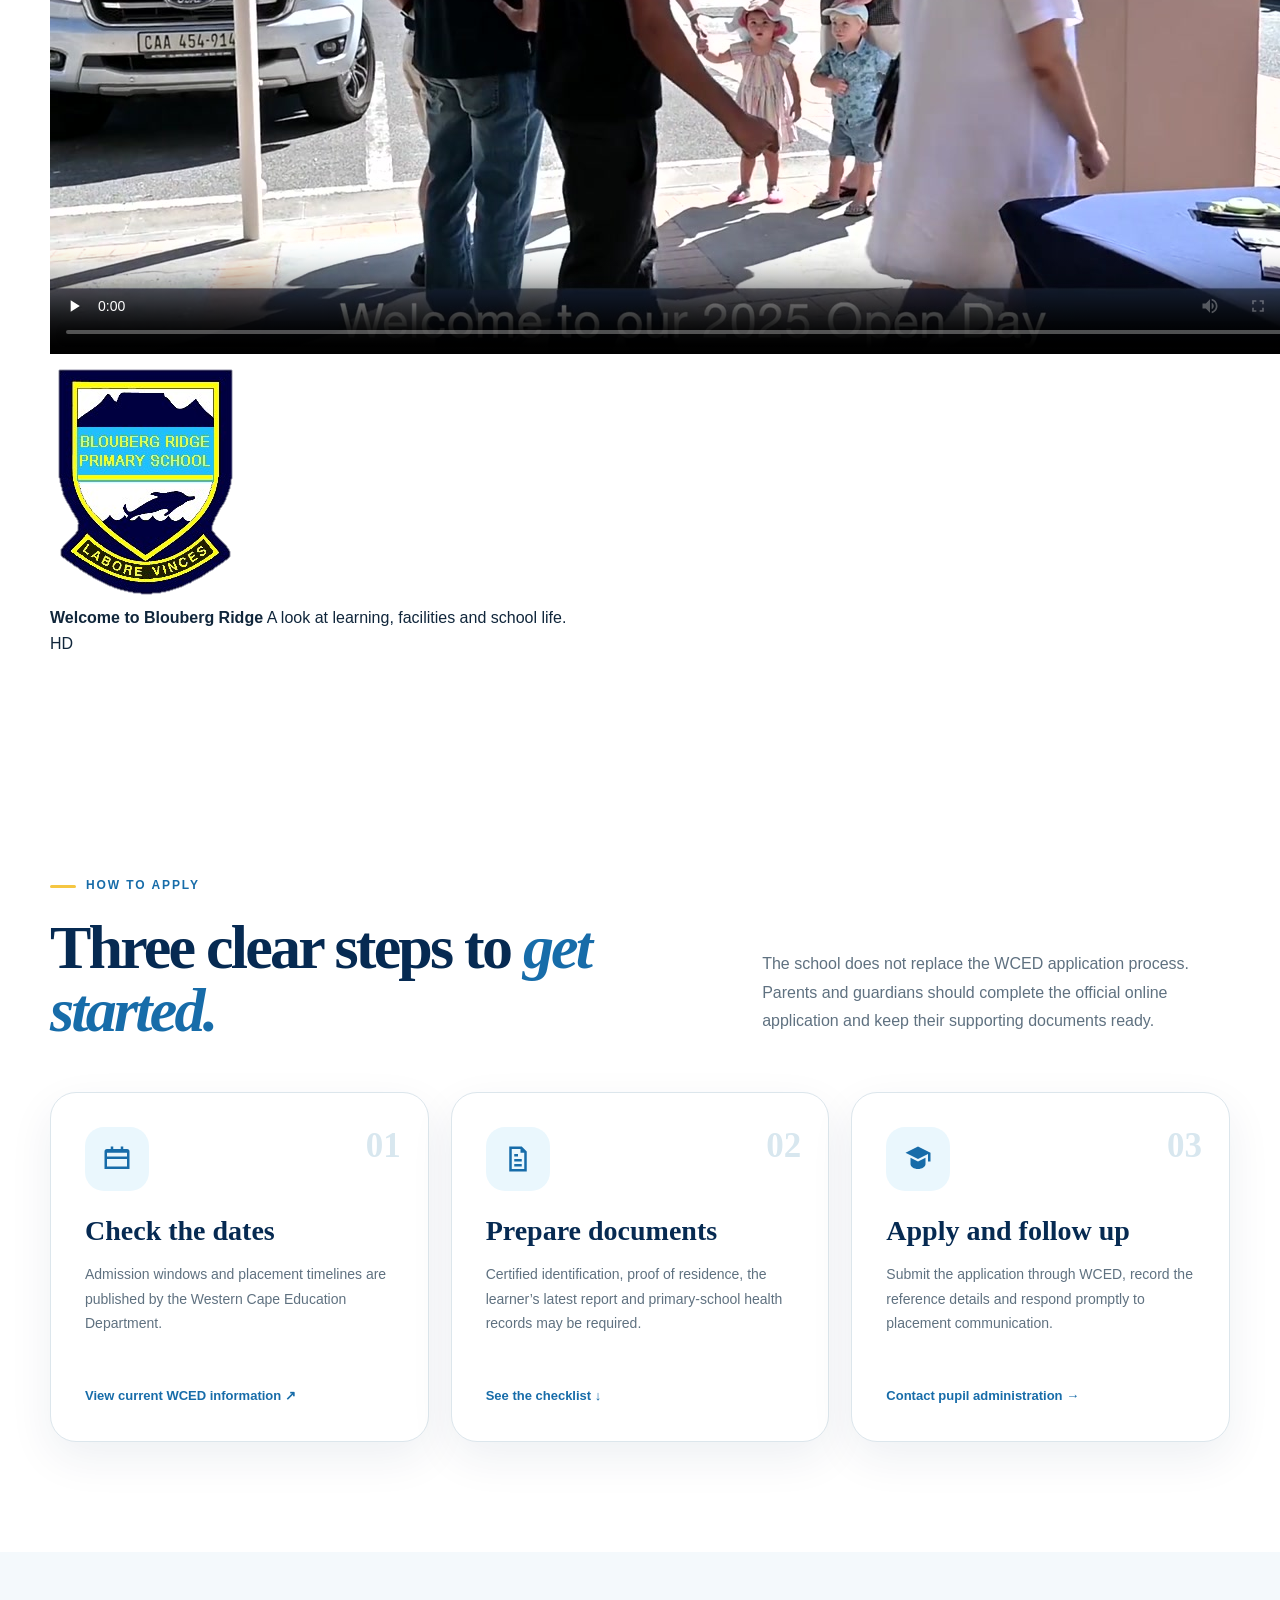
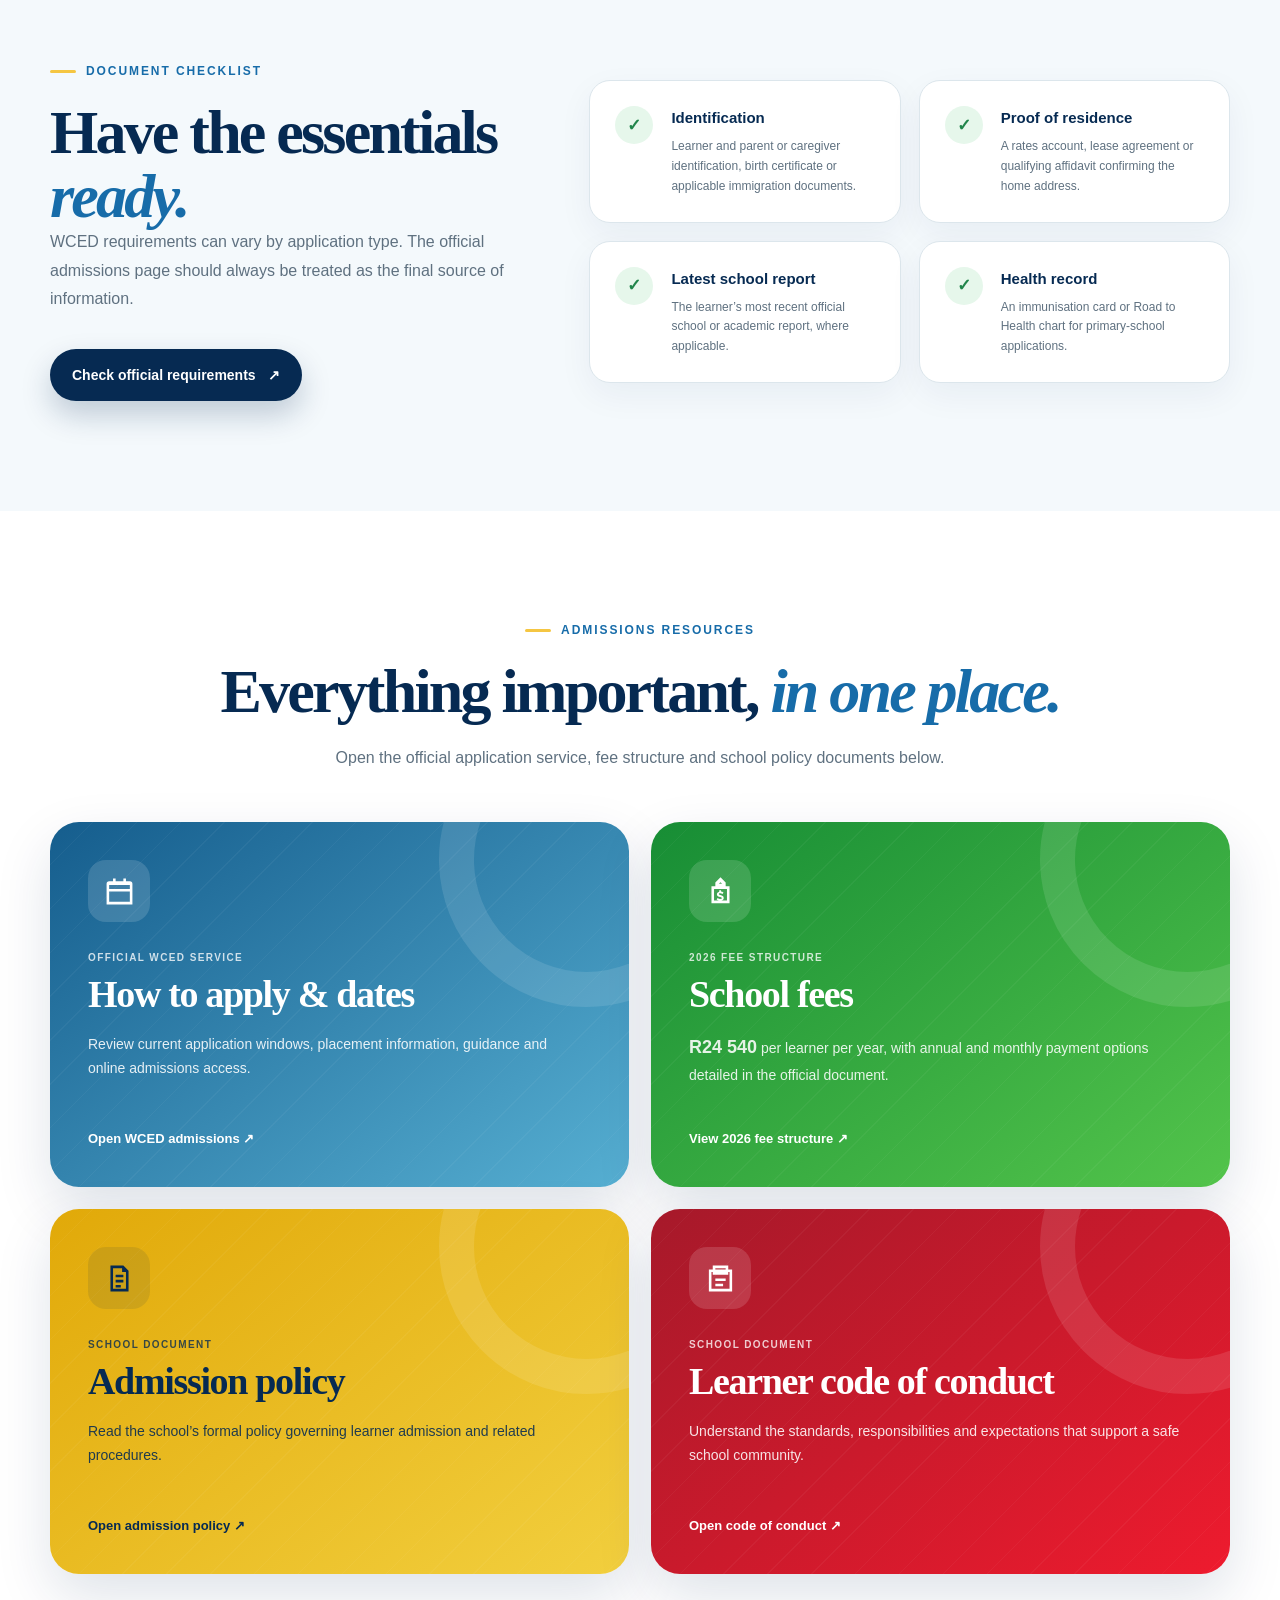
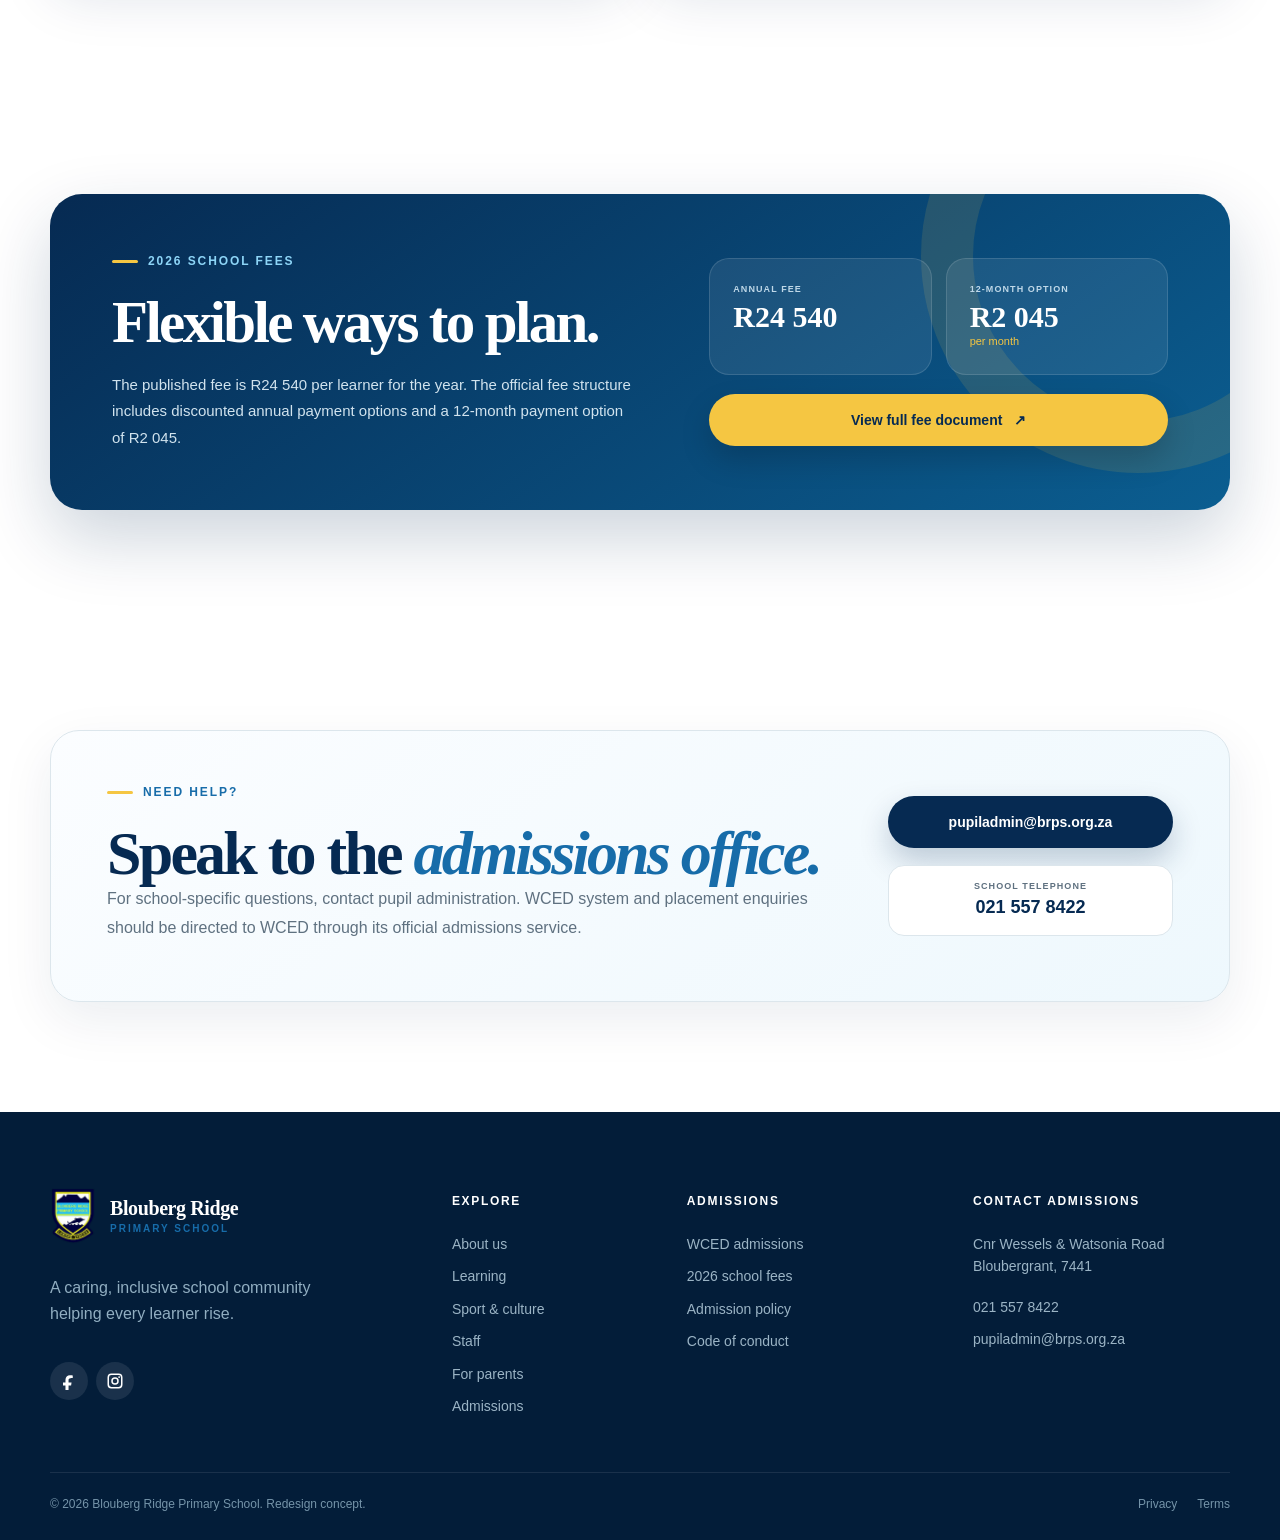
<file: admissions.html>
<!DOCTYPE html>

<html lang="en">
<head>
<meta charset="utf-8"/>
<meta content="width=device-width, initial-scale=1.0" name="viewport"/>
<meta content="Admissions information for Blouberg Ridge Primary School, including WCED applications, 2026 school fees, the admissions policy and learner code of conduct." name="description"/>
<title>Admissions | Blouberg Ridge Primary School</title>
<link href="assets/brps-badge.png" rel="icon" type="image/png"/>
<link href="styles.css" rel="stylesheet"/>
<link href="admissions.css" rel="stylesheet"/>
</head>
<body class="admissions-page">
<a class="skip-link" href="#main">Skip to content</a>
<div class="topbar">
<div class="shell topbar__inner">
<p><span class="pulse"></span> Welcome to The Ridge</p>
<div class="topbar__links">
<a href="tel:+27215578422">021 557 8422</a>
<a href="mailto:admin@brps.org.za">admin@brps.org.za</a>
<span aria-label="School social media" class="topbar__socials">
<a aria-label="Blouberg Ridge Primary School on Facebook" class="social-icon social-icon--compact" href="https://www.facebook.com/BloubergRidgePrimarySchool" rel="noopener noreferrer" target="_blank" title="Facebook">
<svg aria-hidden="true" viewbox="0 0 24 24"><path d="M14 8h3V4.5c-.7-.1-2-.3-3.7-.3-3.6 0-6 2.2-6 6.2V14H4v4h3.3v6h4.1v-6h3.4l.6-4h-4v-3.2c0-1.2.3-2 2.6-2Z"></path></svg>
</a>
<a aria-label="Blouberg Ridge Primary School on Instagram" class="social-icon social-icon--compact" href="https://www.instagram.com/bloubergridgeprimaryschool/" rel="noopener noreferrer" target="_blank" title="Instagram">
<svg aria-hidden="true" viewbox="0 0 24 24"><path d="M7.2 2h9.6A5.2 5.2 0 0 1 22 7.2v9.6a5.2 5.2 0 0 1-5.2 5.2H7.2A5.2 5.2 0 0 1 2 16.8V7.2A5.2 5.2 0 0 1 7.2 2Zm0 2A3.2 3.2 0 0 0 4 7.2v9.6A3.2 3.2 0 0 0 7.2 20h9.6a3.2 3.2 0 0 0 3.2-3.2V7.2A3.2 3.2 0 0 0 16.8 4H7.2Zm10.3 1.5a1.2 1.2 0 1 1 0 2.4 1.2 1.2 0 0 1 0-2.4ZM12 7a5 5 0 1 1 0 10 5 5 0 0 1 0-10Zm0 2a3 3 0 1 0 0 6 3 3 0 0 0 0-6Z"></path></svg>
</a>
</span>
</div>
</div>
</div>
<header class="site-header" id="top">
<div class="shell nav-wrap">
<a aria-label="Blouberg Ridge Primary School home" class="brand" href="index.html">
<span class="brand__crest"><img alt="Blouberg Ridge Primary School badge" src="assets/brps-badge.png"/></span>
<span class="brand__copy"><strong>Blouberg Ridge</strong><small>Primary School</small></span>
</a>
<button aria-controls="primary-nav" aria-expanded="false" class="menu-toggle">
<span></span><span></span><span></span>
<span class="sr-only">Toggle navigation</span>
</button>
<nav aria-label="Primary navigation" class="primary-nav" id="primary-nav"><a href="index.html#about">About</a><a href="learning.html">Learning</a><a href="sport-culture.html">Sport &amp; Culture</a><a href="staff.html">Staff</a><a href="parents.html">For Parents</a><a href="contact.html">Contact</a><a aria-current="page" class="nav-cta active" href="admissions.html">Admissions Info</a></nav>
</div>
</header>
<main id="main">
<section class="admissions-hero">
<div class="admissions-hero__orb admissions-hero__orb--one"></div>
<div class="admissions-hero__orb admissions-hero__orb--two"></div>
<div class="shell admissions-hero__grid">
<div class="admissions-hero__copy reveal">
<p class="eyebrow"><span></span> Admissions at The Ridge</p>
<h1>Your child’s next chapter starts <em>here.</em></h1>
<p>Applications to public schools in the Western Cape are completed through the WCED online system. Use this page to apply, review fees and read the school’s key admissions documents.</p>
<div class="admissions-hero__actions">
<a class="button button--primary" href="https://www.westerncape.gov.za/education/service/learner-admissions" rel="noopener noreferrer" target="_blank">Go to WCED admissions <span aria-hidden="true">↗</span></a>
<a class="button button--ghost" href="mailto:pupiladmin@brps.org.za">Ask the admissions office</a>
</div>
<div class="admissions-hero__note">
<span aria-hidden="true">i</span>
<p><strong>Application dates are set by WCED.</strong> Always confirm the latest dates and application status on the official WCED page.</p>
</div>
</div>
<aside aria-label="Admissions overview" class="admissions-hero__panel reveal reveal--delay">
<div class="admissions-hero__crest"><img alt="" src="assets/brps-badge.png"/></div>
<p class="card-kicker">A simple starting point</p>
<h2>Prepare. Apply. Follow up.</h2>
<ol class="admissions-mini-steps">
<li><span>01</span><div><strong>Check WCED dates</strong><small>Review the latest application window.</small></div></li>
<li><span>02</span><div><strong>Gather documents</strong><small>Prepare certified supporting documents.</small></div></li>
<li><span>03</span><div><strong>Apply online</strong><small>Complete and track the WCED application.</small></div></li>
</ol>
</aside>
</div>
</section>
<section class="open-day-section section" id="open-day">
<div class="shell open-day-grid">
<div class="open-day-copy reveal">
<p class="eyebrow eyebrow--dark"><span></span> Experience The Ridge</p>
<h2>Step inside our <em>Open Day.</em></h2>
<p>Take a short tour through the classrooms, learning spaces, playgrounds and sports facilities that make up daily life at Blouberg Ridge Primary School.</p>
<div aria-label="Video highlights" class="open-day-highlights">
<span>Learning</span>
<span>Sport</span>
<span>Community</span>
</div>
<a class="button button--primary" href="https://www.westerncape.gov.za/education/service/learner-admissions" rel="noopener noreferrer" target="_blank">Begin your application <span aria-hidden="true">↗</span></a>
</div>
<div class="open-day-media reveal reveal--delay">
<div class="open-day-video-card">
<div class="open-day-video-card__bar">
<span><i aria-hidden="true"></i> Open Day film</span>
<small>2025 · 1 min 49 sec</small>
</div>
<div class="open-day-video-wrap">
<video aria-label="Blouberg Ridge Primary School Open Day video" controls="" playsinline="" poster="assets/videos/open-day-2025-poster.jpg" preload="none">
<source src="assets/videos/open-day-2025.mp4" type="video/mp4"/>
                Your browser does not support HTML5 video.
              </video>
<div aria-hidden="true" class="open-day-video-badge">
<img alt="" src="assets/brps-badge.png"/>
</div>
</div>
<div class="open-day-video-card__caption">
<div>
<strong>Welcome to Blouberg Ridge</strong>
<span>A look at learning, facilities and school life.</span>
</div>
<span class="open-day-video-card__quality">HD</span>
</div>
</div>
</div>
</div>
</section>
<section class="application-section section" id="how-to-apply">
<div class="shell">
<div class="admissions-heading reveal">
<div>
<p class="eyebrow eyebrow--dark"><span></span> How to apply</p>
<h2>Three clear steps to <em>get started.</em></h2>
</div>
<p>The school does not replace the WCED application process. Parents and guardians should complete the official online application and keep their supporting documents ready.</p>
</div>
<div class="application-steps">
<article class="application-step reveal">
<span class="application-step__number">01</span>
<div aria-hidden="true" class="application-step__icon"><svg viewbox="0 0 24 24"><path d="M7 2v2H4a2 2 0 0 0-2 2v14h20V6a2 2 0 0 0-2-2h-3V2h-2v2H9V2H7Zm13 8H4V7h16v3Zm0 8H4v-6h16v6Z"></path></svg></div>
<h3>Check the dates</h3>
<p>Admission windows and placement timelines are published by the Western Cape Education Department.</p>
<a href="https://www.westerncape.gov.za/education/service/learner-admissions" rel="noopener noreferrer" target="_blank">View current WCED information <span>↗</span></a>
</article>
<article class="application-step reveal reveal--delay-sm">
<span class="application-step__number">02</span>
<div aria-hidden="true" class="application-step__icon"><svg viewbox="0 0 24 24"><path d="M5 2h10l4 4v16H5V2Zm9 2H7v16h10V7h-3V4Zm-5 8h6v2H9v-2Zm0 4h6v2H9v-2Zm0-8h3v2H9V8Z"></path></svg></div>
<h3>Prepare documents</h3>
<p>Certified identification, proof of residence, the learner’s latest report and primary-school health records may be required.</p>
<a href="#documents">See the checklist <span>↓</span></a>
</article>
<article class="application-step reveal reveal--delay-md">
<span class="application-step__number">03</span>
<div aria-hidden="true" class="application-step__icon"><svg viewbox="0 0 24 24"><path d="M12 2 2 7l10 5 8-4v6h2V7L12 2Zm-6 9v5c0 2.2 2.7 4 6 4s6-1.8 6-4v-5l-6 3-6-3Z"></path></svg></div>
<h3>Apply and follow up</h3>
<p>Submit the application through WCED, record the reference details and respond promptly to placement communication.</p>
<a href="mailto:pupiladmin@brps.org.za">Contact pupil administration <span>→</span></a>
</article>
</div>
</div>
</section>
<section class="documents-section section section--soft" id="documents">
<div class="shell documents-grid">
<div class="documents-copy reveal">
<p class="eyebrow eyebrow--dark"><span></span> Document checklist</p>
<h2>Have the essentials <em>ready.</em></h2>
<p>WCED requirements can vary by application type. The official admissions page should always be treated as the final source of information.</p>
<a class="button button--primary" href="https://www.westerncape.gov.za/education/service/learner-admissions" rel="noopener noreferrer" target="_blank">Check official requirements <span>↗</span></a>
</div>
<div class="documents-list reveal reveal--delay">
<article><span class="documents-list__check">✓</span><div><h3>Identification</h3><p>Learner and parent or caregiver identification, birth certificate or applicable immigration documents.</p></div></article>
<article><span class="documents-list__check">✓</span><div><h3>Proof of residence</h3><p>A rates account, lease agreement or qualifying affidavit confirming the home address.</p></div></article>
<article><span class="documents-list__check">✓</span><div><h3>Latest school report</h3><p>The learner’s most recent official school or academic report, where applicable.</p></div></article>
<article><span class="documents-list__check">✓</span><div><h3>Health record</h3><p>An immunisation card or Road to Health chart for primary-school applications.</p></div></article>
</div>
</div>
</section>
<section class="admissions-resources section" id="resources">
<div class="shell">
<div class="admissions-heading admissions-heading--center reveal">
<div>
<p class="eyebrow eyebrow--dark"><span></span> Admissions resources</p>
<h2>Everything important, <em>in one place.</em></h2>
</div>
<p>Open the official application service, fee structure and school policy documents below.</p>
</div>
<div class="admissions-resource-grid">
<a class="admissions-resource admissions-resource--blue reveal" href="https://www.westerncape.gov.za/education/service/learner-admissions" rel="noopener noreferrer" target="_blank">
<span aria-hidden="true" class="admissions-resource__icon"><svg viewbox="0 0 24 24"><path d="M7 2v2H4a2 2 0 0 0-2 2v16h20V6a2 2 0 0 0-2-2h-3V2h-2v2H9V2H7Zm13 8H4V7h16v3Zm0 10H4v-8h16v8Z"></path></svg></span>
<small>Official WCED service</small>
<h3>How to apply &amp; dates</h3>
<p>Review current application windows, placement information, guidance and online admissions access.</p>
<strong>Open WCED admissions <span>↗</span></strong>
</a>
<a class="admissions-resource admissions-resource--green reveal reveal--delay-sm" href="https://www.brps.org.za/wp-content/uploads/2025/11/Fee-Structure-2026-1.pdf" rel="noopener noreferrer" target="_blank">
<span aria-hidden="true" class="admissions-resource__icon"><svg viewbox="0 0 24 24"><path d="M12 1 8 5v3H5v13h14V8h-3V5l-4-4Zm0 3.8L13.2 6h-2.4L12 4.8ZM7 10h10v9H7v-9Zm4 1v1.1c-1.1.3-1.8 1-1.8 2 0 1.4 1.2 1.8 2.6 2.2.9.2 1.2.4 1.2.8 0 .4-.4.7-1.1.7-.8 0-1.5-.3-2.1-.8l-.8 1.1c.6.6 1.3.9 2 .9V20h1.5v-1c1.2-.2 2-.9 2-2 0-1.4-1.1-1.9-2.7-2.3-.8-.2-1.1-.4-1.1-.7 0-.4.3-.6 1-.6.7 0 1.3.2 1.9.6l.7-1.2c-.6-.4-1.2-.7-1.9-.8V11H11Z"></path></svg></span>
<small>2026 fee structure</small>
<h3>School fees</h3>
<p><b>R24 540</b> per learner per year, with annual and monthly payment options detailed in the official document.</p>
<strong>View 2026 fee structure <span>↗</span></strong>
</a>
<a class="admissions-resource admissions-resource--yellow reveal" href="https://www.brps.org.za/wp-content/uploads/2024/07/2024-Admissions-Policy.pdf" rel="noopener noreferrer" target="_blank">
<span aria-hidden="true" class="admissions-resource__icon"><svg viewbox="0 0 24 24"><path d="M5 2h10l4 4v16H5V2Zm9 2H7v16h10V7h-3V4Zm-5 5h6v2H9V9Zm0 4h6v2H9v-2Zm0 4h4v2H9v-2Z"></path></svg></span>
<small>School document</small>
<h3>Admission policy</h3>
<p>Read the school’s formal policy governing learner admission and related procedures.</p>
<strong>Open admission policy <span>↗</span></strong>
</a>
<a class="admissions-resource admissions-resource--red reveal reveal--delay-sm" href="https://www.brps.org.za/wp-content/uploads/2024/06/BRPS-Learner-Code-of-Conduct-June-2024.pdf" rel="noopener noreferrer" target="_blank">
<span aria-hidden="true" class="admissions-resource__icon"><svg viewbox="0 0 24 24"><path d="M6 2h12v3h3v17H3V5h3V2Zm2 3h8V4H8v1Zm-3 2v13h14V7h-1v2H6V7H5Zm3 5h8v2H8v-2Zm0 4h6v2H8v-2Z"></path></svg></span>
<small>School document</small>
<h3>Learner code of conduct</h3>
<p>Understand the standards, responsibilities and expectations that support a safe school community.</p>
<strong>Open code of conduct <span>↗</span></strong>
</a>
</div>
</div>
</section>
<section class="fee-highlight section">
<div class="shell fee-highlight__box reveal">
<div>
<p class="eyebrow eyebrow--light"><span></span> 2026 school fees</p>
<h2>Flexible ways to plan.</h2>
<p>The published fee is R24 540 per learner for the year. The official fee structure includes discounted annual payment options and a 12-month payment option of R2 045.</p>
</div>
<div class="fee-highlight__figures">
<span><small>Annual fee</small><strong>R24 540</strong></span>
<span><small>12-month option</small><strong>R2 045</strong><em>per month</em></span>
<a class="button button--yellow" href="https://www.brps.org.za/wp-content/uploads/2025/11/Fee-Structure-2026-1.pdf" rel="noopener noreferrer" target="_blank">View full fee document <span>↗</span></a>
</div>
</div>
</section>
<section class="admissions-contact section">
<div class="shell admissions-contact__box reveal">
<div>
<p class="eyebrow eyebrow--dark"><span></span> Need help?</p>
<h2>Speak to the <em>admissions office.</em></h2>
<p>For school-specific questions, contact pupil administration. WCED system and placement enquiries should be directed to WCED through its official admissions service.</p>
</div>
<div class="admissions-contact__actions">
<a class="button button--primary" href="mailto:pupiladmin@brps.org.za">pupiladmin@brps.org.za</a>
<a class="admissions-contact__phone" href="tel:+27215578422"><small>School telephone</small><strong>021 557 8422</strong></a>
</div>
</div>
</section>
</main>
<footer class="site-footer">
<div class="shell footer__top">
<div class="footer__brand">
<a class="brand brand--footer" href="index.html">
<span class="brand__crest"><img alt="Blouberg Ridge Primary School badge" src="assets/brps-badge.png"/></span>
<span class="brand__copy"><strong>Blouberg Ridge</strong><small>Primary School</small></span>
</a>
<p>A caring, inclusive school community helping every learner rise.</p>
<div aria-label="Follow Blouberg Ridge Primary School" class="footer-socials">
<a aria-label="Facebook" class="social-icon" href="https://www.facebook.com/BloubergRidgePrimarySchool" rel="noopener noreferrer" target="_blank" title="Facebook"><svg aria-hidden="true" viewbox="0 0 24 24"><path d="M14 8h3V4.5c-.7-.1-2-.3-3.7-.3-3.6 0-6 2.2-6 6.2V14H4v4h3.3v6h4.1v-6h3.4l.6-4h-4v-3.2c0-1.2.3-2 2.6-2Z"></path></svg></a>
<a aria-label="Instagram" class="social-icon" href="https://www.instagram.com/bloubergridgeprimaryschool/" rel="noopener noreferrer" target="_blank" title="Instagram"><svg aria-hidden="true" viewbox="0 0 24 24"><path d="M7.2 2h9.6A5.2 5.2 0 0 1 22 7.2v9.6a5.2 5.2 0 0 1-5.2 5.2H7.2A5.2 5.2 0 0 1 2 16.8V7.2A5.2 5.2 0 0 1 7.2 2Zm0 2A3.2 3.2 0 0 0 4 7.2v9.6A3.2 3.2 0 0 0 7.2 20h9.6a3.2 3.2 0 0 0 3.2-3.2V7.2A3.2 3.2 0 0 0 16.8 4H7.2Zm10.3 1.5a1.2 1.2 0 1 1 0 2.4 1.2 1.2 0 0 1 0-2.4ZM12 7a5 5 0 1 1 0 10 5 5 0 0 1 0-10Zm0 2a3 3 0 1 0 0 6 3 3 0 0 0 0-6Z"></path></svg></a>
</div>
</div>
<div class="footer__col"><h3>Explore</h3><a href="index.html#about">About us</a><a href="learning.html">Learning</a><a href="sport-culture.html">Sport &amp; culture</a><a href="staff.html">Staff</a><a href="parents.html">For parents</a><a href="admissions.html">Admissions</a></div>
<div class="footer__col"><h3>Admissions</h3><a href="https://www.westerncape.gov.za/education/service/learner-admissions" rel="noopener noreferrer" target="_blank">WCED admissions</a><a href="https://www.brps.org.za/wp-content/uploads/2025/11/Fee-Structure-2026-1.pdf" rel="noopener noreferrer" target="_blank">2026 school fees</a><a href="https://www.brps.org.za/wp-content/uploads/2024/07/2024-Admissions-Policy.pdf" rel="noopener noreferrer" target="_blank">Admission policy</a><a href="https://www.brps.org.za/wp-content/uploads/2024/06/BRPS-Learner-Code-of-Conduct-June-2024.pdf" rel="noopener noreferrer" target="_blank">Code of conduct</a></div>
<div class="footer__col footer__contact"><h3>Contact admissions</h3><p>Cnr Wessels &amp; Watsonia Road<br/>Bloubergrant, 7441</p><a href="tel:+27215578422">021 557 8422</a><a href="mailto:pupiladmin@brps.org.za">pupiladmin@brps.org.za</a></div>
</div>
<div class="shell footer__bottom"><p>© 2026 Blouberg Ridge Primary School. Redesign concept.</p><div><a href="#">Privacy</a><a href="#">Terms</a></div></div>
</footer>
<script src="script.js"></script>
</body>
</html>
</file>
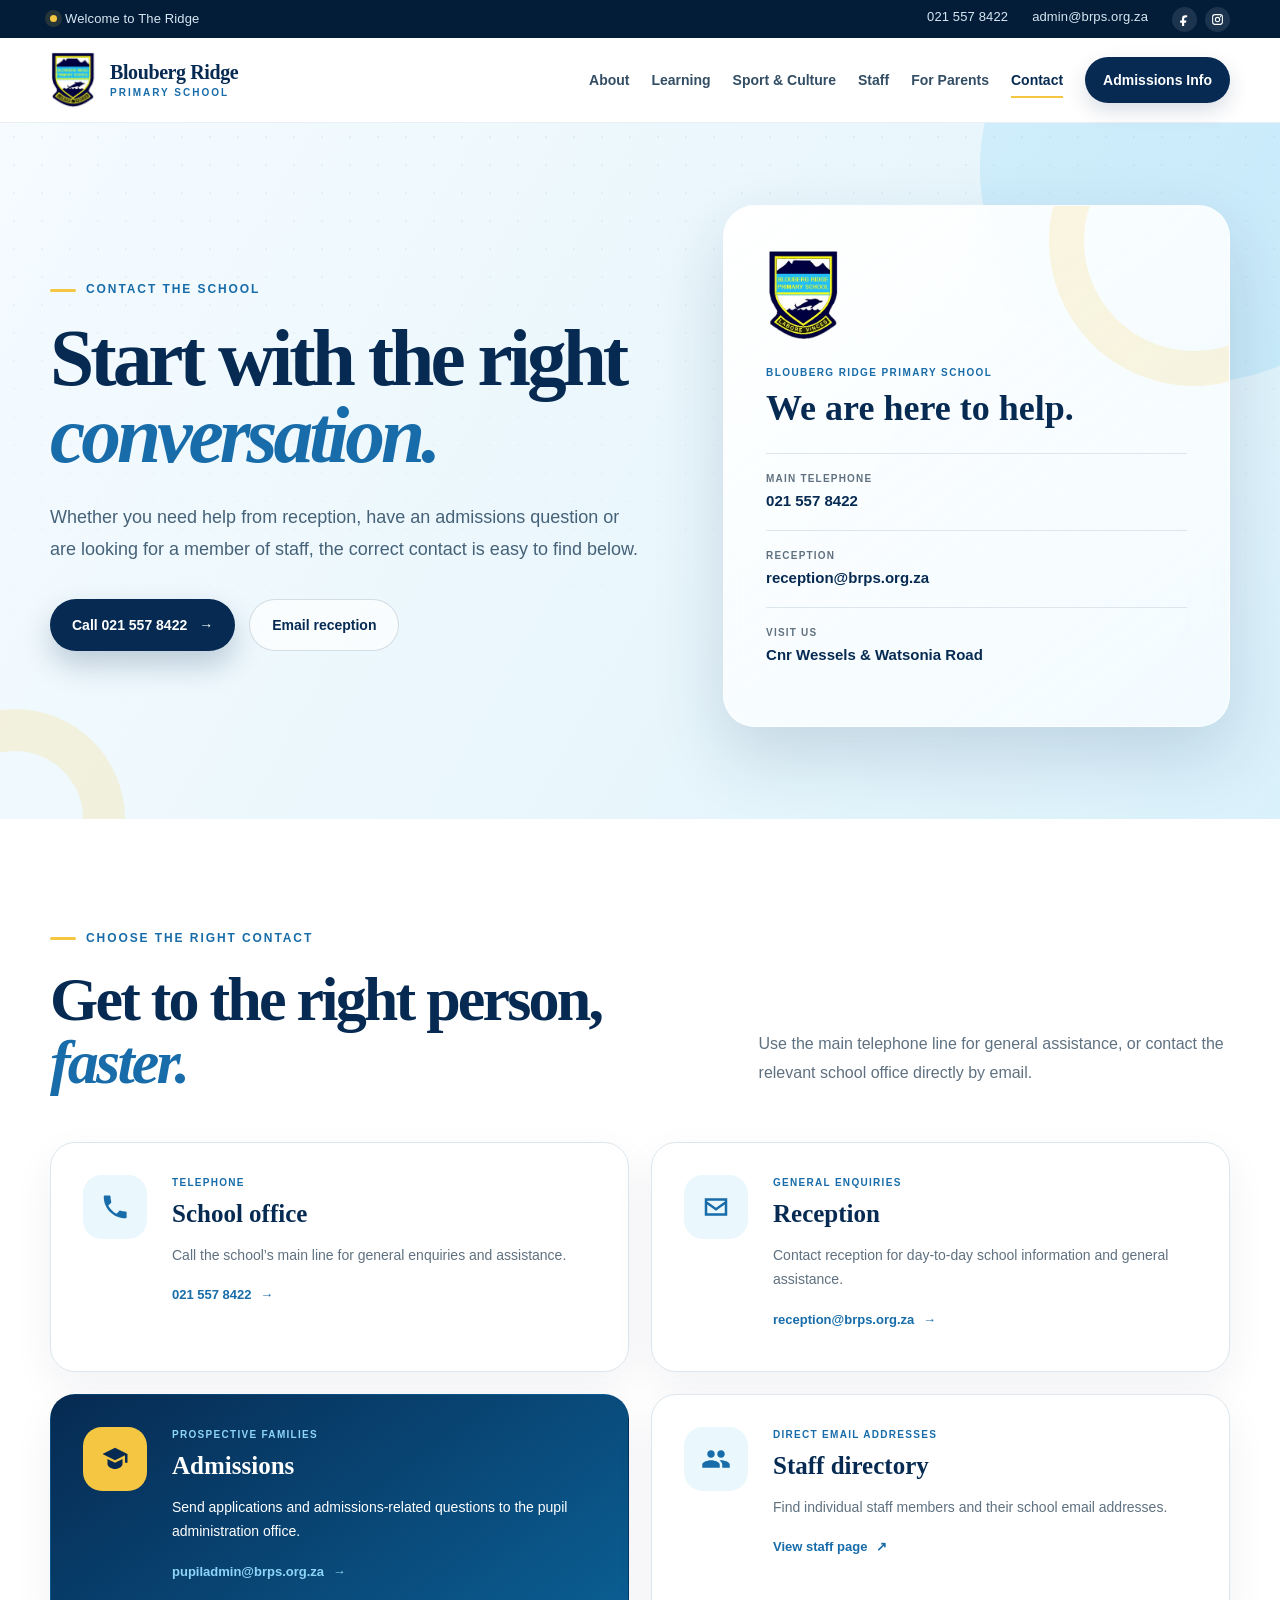
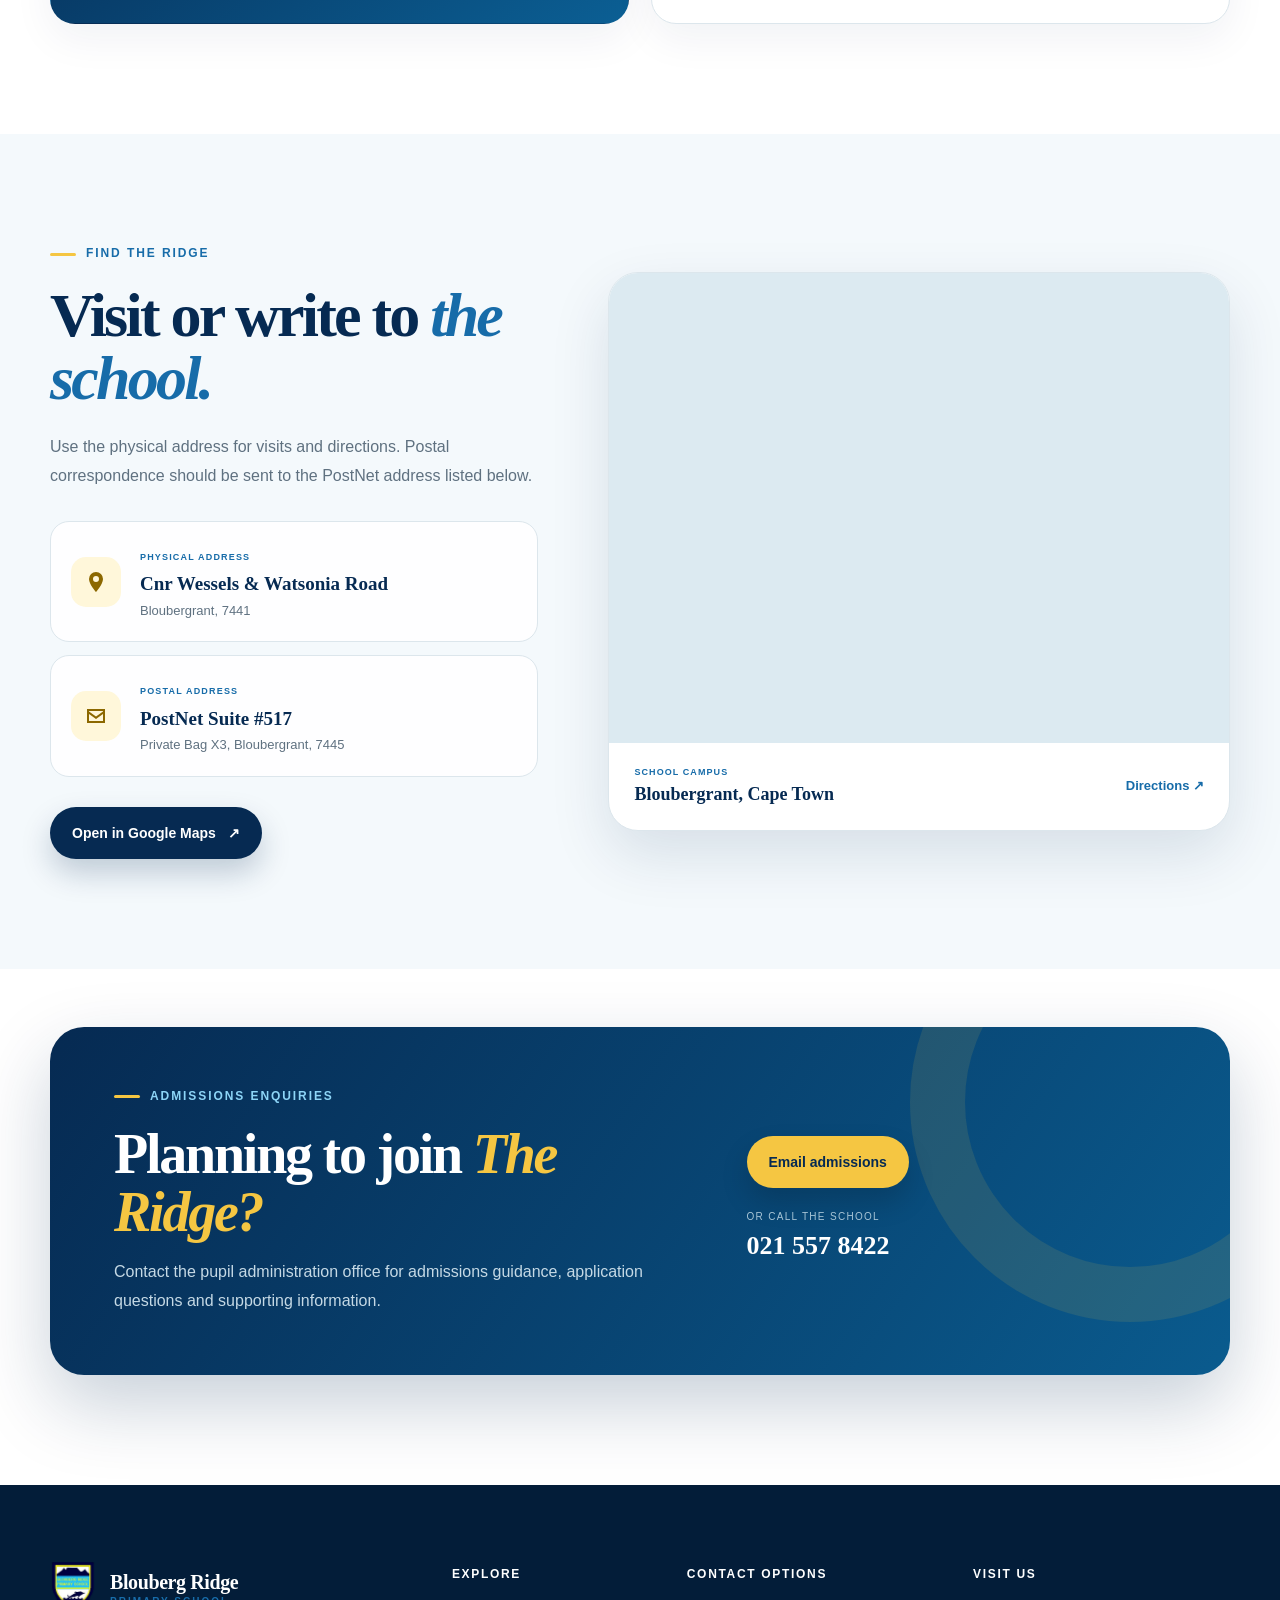
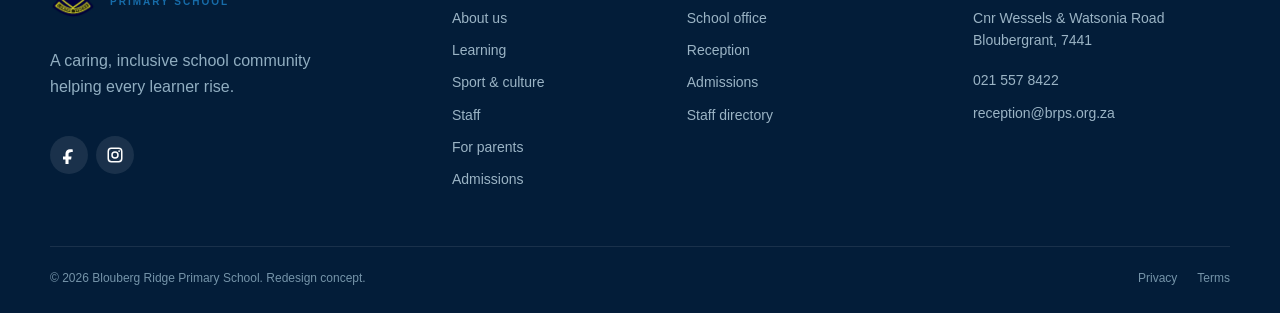
<file: contact.html>
<!DOCTYPE html>

<html lang="en">
<head>
<meta charset="utf-8"/>
<meta content="width=device-width, initial-scale=1.0" name="viewport"/>
<meta content="Contact Blouberg Ridge Primary School for reception, admissions, staff information and directions." name="description"/>
<title>Contact | Blouberg Ridge Primary School</title>
<link href="assets/brps-badge.png" rel="icon" type="image/png"/>
<link href="styles.css" rel="stylesheet"/>
<link href="contact.css" rel="stylesheet"/>
</head>
<body class="contact-page">
<a class="skip-link" href="#main">Skip to content</a>
<div class="topbar">
<div class="shell topbar__inner">
<p><span class="pulse"></span> Welcome to The Ridge</p>
<div class="topbar__links">
<a href="tel:+27215578422">021 557 8422</a>
<a href="mailto:admin@brps.org.za">admin@brps.org.za</a>
<span aria-label="School social media" class="topbar__socials">
<a aria-label="Blouberg Ridge Primary School on Facebook" class="social-icon social-icon--compact" href="https://www.facebook.com/BloubergRidgePrimarySchool" rel="noopener noreferrer" target="_blank" title="Facebook">
<svg aria-hidden="true" viewbox="0 0 24 24"><path d="M14 8h3V4.5c-.7-.1-2-.3-3.7-.3-3.6 0-6 2.2-6 6.2V14H4v4h3.3v6h4.1v-6h3.4l.6-4h-4v-3.2c0-1.2.3-2 2.6-2Z"></path></svg>
</a>
<a aria-label="Blouberg Ridge Primary School on Instagram" class="social-icon social-icon--compact" href="https://www.instagram.com/bloubergridgeprimaryschool/" rel="noopener noreferrer" target="_blank" title="Instagram">
<svg aria-hidden="true" viewbox="0 0 24 24"><path d="M7.2 2h9.6A5.2 5.2 0 0 1 22 7.2v9.6a5.2 5.2 0 0 1-5.2 5.2H7.2A5.2 5.2 0 0 1 2 16.8V7.2A5.2 5.2 0 0 1 7.2 2Zm0 2A3.2 3.2 0 0 0 4 7.2v9.6A3.2 3.2 0 0 0 7.2 20h9.6a3.2 3.2 0 0 0 3.2-3.2V7.2A3.2 3.2 0 0 0 16.8 4H7.2Zm10.3 1.5a1.2 1.2 0 1 1 0 2.4 1.2 1.2 0 0 1 0-2.4ZM12 7a5 5 0 1 1 0 10 5 5 0 0 1 0-10Zm0 2a3 3 0 1 0 0 6 3 3 0 0 0 0-6Z"></path></svg>
</a>
</span>
</div>
</div>
</div>
<header class="site-header" id="top">
<div class="shell nav-wrap">
<a aria-label="Blouberg Ridge Primary School home" class="brand" href="index.html">
<span class="brand__crest"><img alt="Blouberg Ridge Primary School badge" src="assets/brps-badge.png"/></span>
<span class="brand__copy"><strong>Blouberg Ridge</strong><small>Primary School</small></span>
</a>
<button aria-controls="primary-nav" aria-expanded="false" class="menu-toggle">
<span></span><span></span><span></span>
<span class="sr-only">Toggle navigation</span>
</button>
<nav aria-label="Primary navigation" class="primary-nav" id="primary-nav"><a href="index.html#about">About</a><a href="learning.html">Learning</a><a href="sport-culture.html">Sport &amp; Culture</a><a href="staff.html">Staff</a><a href="parents.html">For Parents</a><a aria-current="page" class="active" href="contact.html">Contact</a><a class="nav-cta" href="admissions.html">Admissions Info</a></nav>
</div>
</header>
<main id="main">
<section class="contact-hero">
<div class="contact-hero__shape contact-hero__shape--one"></div>
<div class="contact-hero__shape contact-hero__shape--two"></div>
<div class="shell contact-hero__grid">
<div class="contact-hero__copy reveal">
<p class="eyebrow"><span></span> Contact the school</p>
<h1>Start with the right <em>conversation.</em></h1>
<p>Whether you need help from reception, have an admissions question or are looking for a member of staff, the correct contact is easy to find below.</p>
<div class="contact-hero__actions">
<a class="button button--primary" href="tel:+27215578422">Call 021 557 8422 <span aria-hidden="true">→</span></a>
<a class="button button--ghost" href="mailto:reception@brps.org.za">Email reception</a>
</div>
</div>
<aside aria-label="School contact summary" class="contact-hero__panel reveal reveal--delay">
<div class="contact-hero__crest"><img alt="" src="assets/brps-badge.png"/></div>
<p class="card-kicker">Blouberg Ridge Primary School</p>
<h2>We are here to help.</h2>
<div class="contact-summary">
<a href="tel:+27215578422"><small>Main telephone</small><strong>021 557 8422</strong></a>
<a href="mailto:reception@brps.org.za"><small>Reception</small><strong>reception@brps.org.za</strong></a>
<span><small>Visit us</small><strong>Cnr Wessels &amp; Watsonia Road</strong></span>
</div>
</aside>
</div>
</section>
<section class="contact-options section" id="contact-options">
<div class="shell">
<div class="contact-section-heading reveal">
<div>
<p class="eyebrow eyebrow--dark"><span></span> Choose the right contact</p>
<h2>Get to the right person, <em>faster.</em></h2>
</div>
<p>Use the main telephone line for general assistance, or contact the relevant school office directly by email.</p>
</div>
<div class="contact-card-grid">
<a class="contact-card reveal" href="tel:+27215578422">
<span aria-hidden="true" class="contact-card__icon">
<svg viewbox="0 0 24 24"><path d="M6.6 10.8a15.7 15.7 0 0 0 6.6 6.6l2.2-2.2c.3-.3.7-.4 1.1-.2 1.2.4 2.5.6 3.8.6.6 0 1 .4 1 1V20c0 .6-.4 1-1 1C10.7 21 3 13.3 3 3.8c0-.6.4-1 1-1h3.4c.6 0 1 .4 1 1 0 1.3.2 2.6.6 3.8.1.4 0 .8-.2 1.1l-2.2 2.1Z"></path></svg>
</span>
<span class="contact-card__body"><small>Telephone</small><strong>School office</strong><p>Call the school’s main line for general enquiries and assistance.</p><b>021 557 8422 <span>→</span></b></span>
</a>
<a class="contact-card reveal reveal--delay-sm" href="mailto:reception@brps.org.za">
<span aria-hidden="true" class="contact-card__icon">
<svg viewbox="0 0 24 24"><path d="M3 5h18v14H3V5Zm2 2v.5l7 5 7-5V7H5Zm14 10V10l-7 5-7-5v7h14Z"></path></svg>
</span>
<span class="contact-card__body"><small>General enquiries</small><strong>Reception</strong><p>Contact reception for day-to-day school information and general assistance.</p><b>reception@brps.org.za <span>→</span></b></span>
</a>
<a class="contact-card contact-card--accent reveal reveal--delay-md" href="mailto:pupiladmin@brps.org.za">
<span aria-hidden="true" class="contact-card__icon">
<svg viewbox="0 0 24 24"><path d="M12 3 2 8l10 5 8-4v6h2V8L12 3Zm-6 9v4c0 2 3 4 6 4s6-2 6-4v-4l-6 3-6-3Z"></path></svg>
</span>
<span class="contact-card__body"><small>Prospective families</small><strong>Admissions</strong><p>Send applications and admissions-related questions to the pupil administration office.</p><b>pupiladmin@brps.org.za <span>→</span></b></span>
</a>
<a class="contact-card reveal" href="staff.html">
<span aria-hidden="true" class="contact-card__icon">
<svg viewbox="0 0 24 24"><path d="M16 11c1.7 0 3-1.3 3-3s-1.3-3-3-3-3 1.3-3 3 1.3 3 3 3ZM8 11c1.7 0 3-1.3 3-3S9.7 5 8 5 5 6.3 5 8s1.3 3 3 3Zm0 2c-2.3 0-7 1.2-7 3.5V19h14v-2.5C15 14.2 10.3 13 8 13Zm8 0c-.3 0-.7 0-1.1.1 1.2.9 2.1 2 2.1 3.4V19h6v-2.5c0-2.3-4.7-3.5-7-3.5Z"></path></svg>
</span>
<span class="contact-card__body"><small>Direct email addresses</small><strong>Staff directory</strong><p>Find individual staff members and their school email addresses.</p><b>View staff page <span>↗</span></b></span>
</a>
</div>
</div>
</section>
<section class="location-section section section--soft" id="location">
<div class="shell location-grid">
<div class="location-copy reveal">
<p class="eyebrow eyebrow--dark"><span></span> Find The Ridge</p>
<h2>Visit or write to <em>the school.</em></h2>
<p>Use the physical address for visits and directions. Postal correspondence should be sent to the PostNet address listed below.</p>
<div class="address-list">
<article class="address-card">
<span aria-hidden="true" class="address-card__icon">
<svg viewbox="0 0 24 24"><path d="M12 2a7 7 0 0 0-7 7c0 5.2 7 13 7 13s7-7.8 7-13a7 7 0 0 0-7-7Zm0 10a3 3 0 1 1 0-6 3 3 0 0 1 0 6Z"></path></svg>
</span>
<div><small>Physical address</small><h3>Cnr Wessels &amp; Watsonia Road</h3><p>Bloubergrant, 7441</p></div>
</article>
<article class="address-card">
<span aria-hidden="true" class="address-card__icon">
<svg viewbox="0 0 24 24"><path d="M3 5h18v14H3V5Zm2 2v.5l7 5 7-5V7H5Zm14 10V10l-7 5-7-5v7h14Z"></path></svg>
</span>
<div><small>Postal address</small><h3>PostNet Suite #517</h3><p>Private Bag X3, Bloubergrant, 7445</p></div>
</article>
</div>
<a class="button button--primary location-button" href="https://goo.gl/maps/pdrp86ZHebvcbxQj6" rel="noopener noreferrer" target="_blank">Open in Google Maps <span aria-hidden="true">↗</span></a>
</div>
<div class="map-card reveal reveal--delay">
<iframe loading="lazy" referrerpolicy="no-referrer-when-downgrade" src="https://www.google.com/maps?q=Cnr%20Wessels%20%26%20Watsonia%20Road%2C%20Bloubergrant%2C%207441&amp;output=embed" title="Map showing Blouberg Ridge Primary School"></iframe>
<div class="map-card__caption">
<span><small>School campus</small><strong>Bloubergrant, Cape Town</strong></span>
<a href="https://goo.gl/maps/pdrp86ZHebvcbxQj6" rel="noopener noreferrer" target="_blank">Directions ↗</a>
</div>
</div>
</div>
</section>
<section class="contact-cta section">
<div class="shell contact-cta__box reveal">
<div>
<p class="eyebrow eyebrow--light"><span></span> Admissions enquiries</p>
<h2>Planning to join <em>The Ridge?</em></h2>
<p>Contact the pupil administration office for admissions guidance, application questions and supporting information.</p>
</div>
<div class="contact-cta__actions">
<a class="button button--yellow" href="mailto:pupiladmin@brps.org.za">Email admissions</a>
<a class="contact-cta__phone" href="tel:+27215578422"><small>Or call the school</small><strong>021 557 8422</strong></a>
</div>
</div>
</section>
</main>
<footer class="site-footer">
<div class="shell footer__top">
<div class="footer__brand">
<a class="brand brand--footer" href="index.html">
<span class="brand__crest"><img alt="Blouberg Ridge Primary School badge" src="assets/brps-badge.png"/></span>
<span class="brand__copy"><strong>Blouberg Ridge</strong><small>Primary School</small></span>
</a>
<p>A caring, inclusive school community helping every learner rise.</p>
<div aria-label="Follow Blouberg Ridge Primary School" class="footer-socials">
<a aria-label="Facebook" class="social-icon" href="https://www.facebook.com/BloubergRidgePrimarySchool" rel="noopener noreferrer" target="_blank" title="Facebook"><svg aria-hidden="true" viewbox="0 0 24 24"><path d="M14 8h3V4.5c-.7-.1-2-.3-3.7-.3-3.6 0-6 2.2-6 6.2V14H4v4h3.3v6h4.1v-6h3.4l.6-4h-4v-3.2c0-1.2.3-2 2.6-2Z"></path></svg></a>
<a aria-label="Instagram" class="social-icon" href="https://www.instagram.com/bloubergridgeprimaryschool/" rel="noopener noreferrer" target="_blank" title="Instagram"><svg aria-hidden="true" viewbox="0 0 24 24"><path d="M7.2 2h9.6A5.2 5.2 0 0 1 22 7.2v9.6a5.2 5.2 0 0 1-5.2 5.2H7.2A5.2 5.2 0 0 1 2 16.8V7.2A5.2 5.2 0 0 1 7.2 2Zm0 2A3.2 3.2 0 0 0 4 7.2v9.6A3.2 3.2 0 0 0 7.2 20h9.6a3.2 3.2 0 0 0 3.2-3.2V7.2A3.2 3.2 0 0 0 16.8 4H7.2Zm10.3 1.5a1.2 1.2 0 1 1 0 2.4 1.2 1.2 0 0 1 0-2.4ZM12 7a5 5 0 1 1 0 10 5 5 0 0 1 0-10Zm0 2a3 3 0 1 0 0 6 3 3 0 0 0 0-6Z"></path></svg></a>
</div>
</div>
<div class="footer__col"><h3>Explore</h3><a href="index.html#about">About us</a><a href="learning.html">Learning</a><a href="sport-culture.html">Sport &amp; culture</a><a href="staff.html">Staff</a><a href="parents.html">For parents</a><a href="admissions.html">Admissions</a></div>
<div class="footer__col"><h3>Contact options</h3><a href="tel:+27215578422">School office</a><a href="mailto:reception@brps.org.za">Reception</a><a href="mailto:pupiladmin@brps.org.za">Admissions</a><a href="staff.html">Staff directory</a></div>
<div class="footer__col footer__contact"><h3>Visit us</h3><p>Cnr Wessels &amp; Watsonia Road<br/>Bloubergrant, 7441</p><a href="tel:+27215578422">021 557 8422</a><a href="mailto:reception@brps.org.za">reception@brps.org.za</a></div>
</div>
<div class="shell footer__bottom"><p>© 2026 Blouberg Ridge Primary School. Redesign concept.</p><div><a href="#">Privacy</a><a href="#">Terms</a></div></div>
</footer>
<script src="script.js"></script>
</body>
</html>
</file>
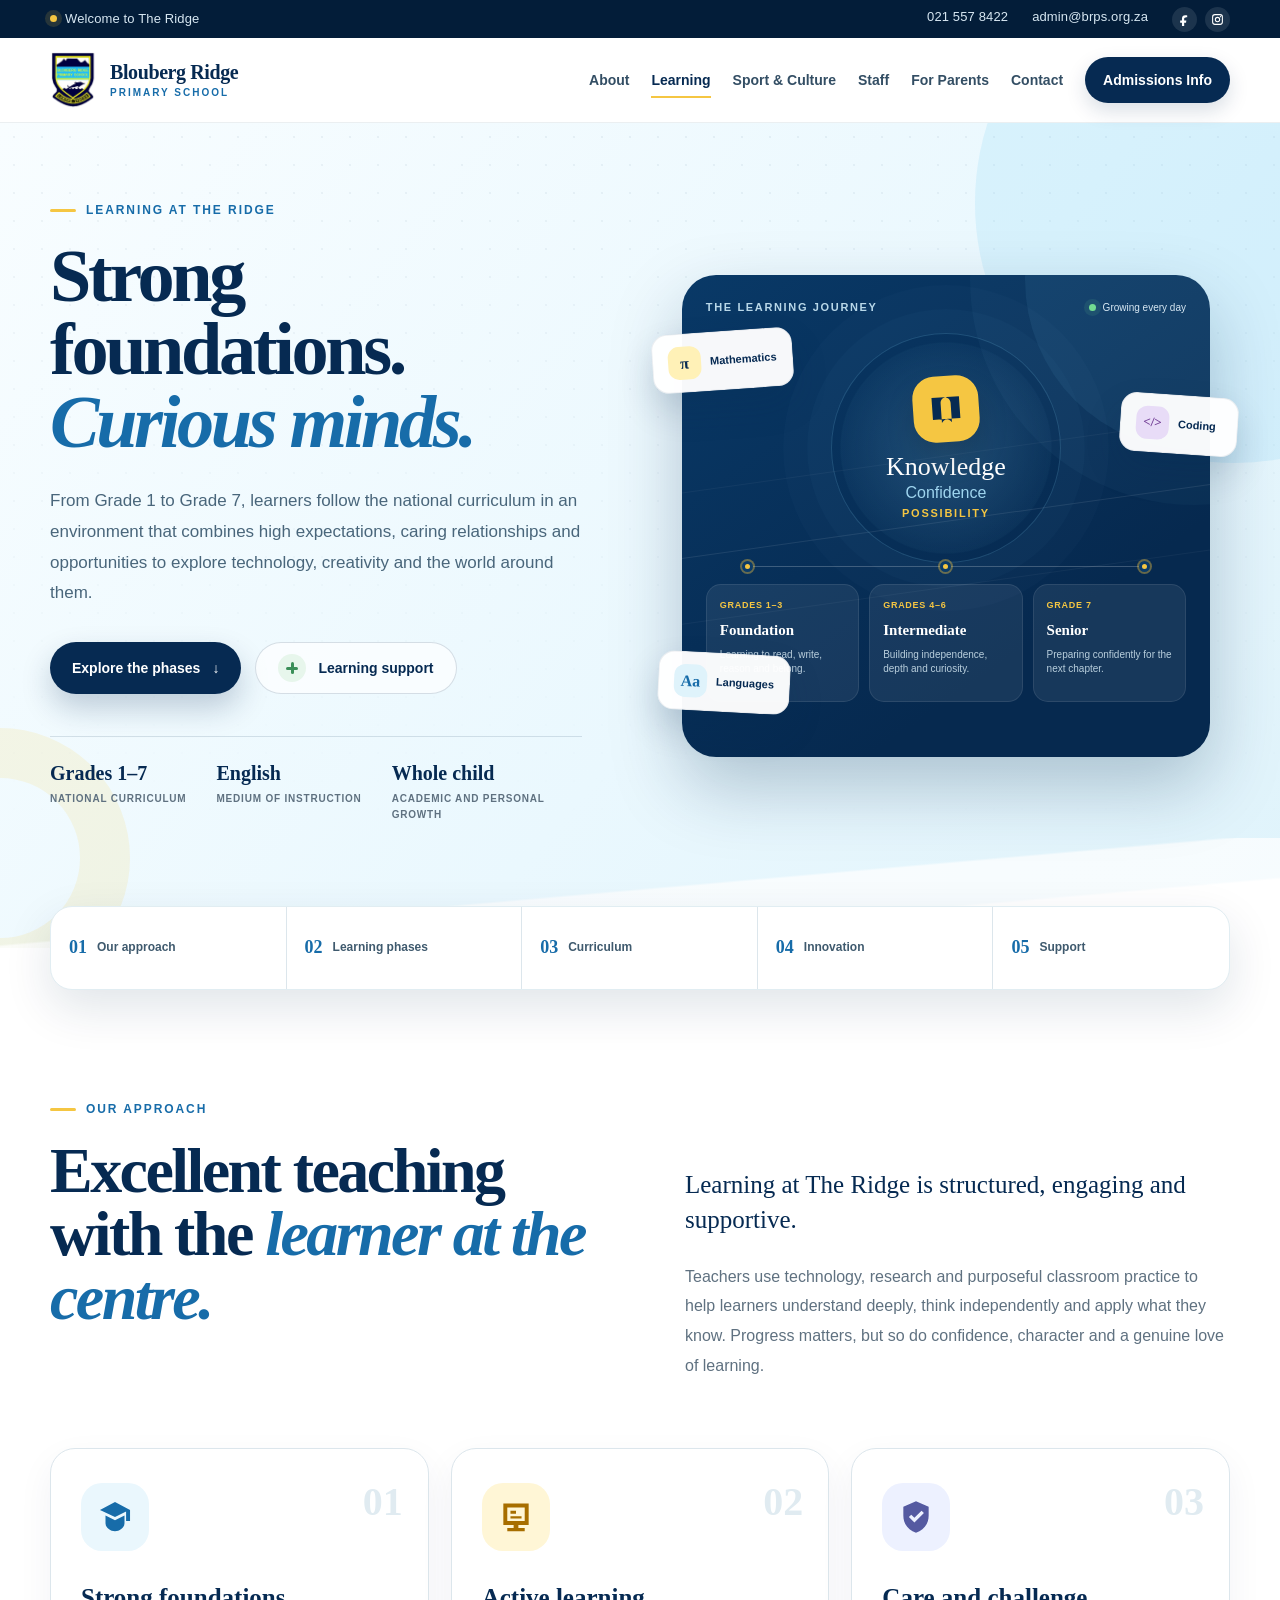
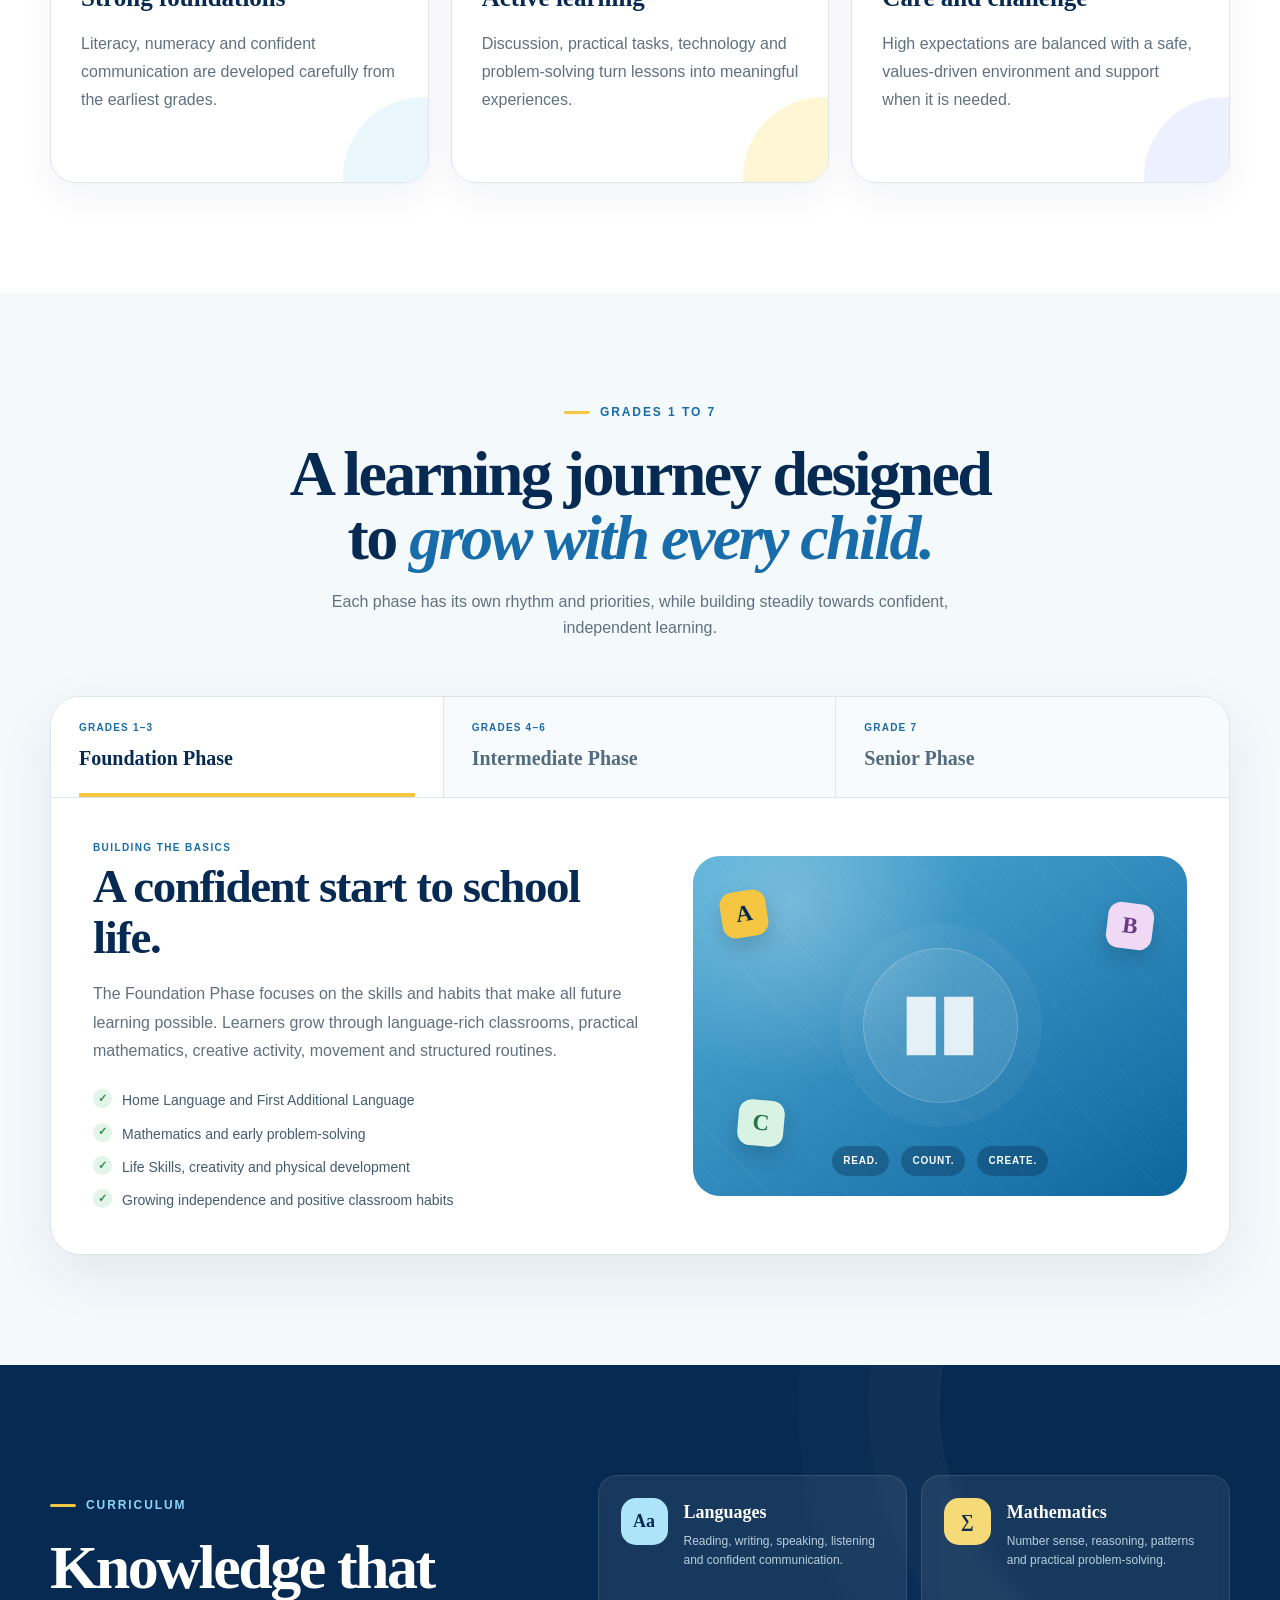
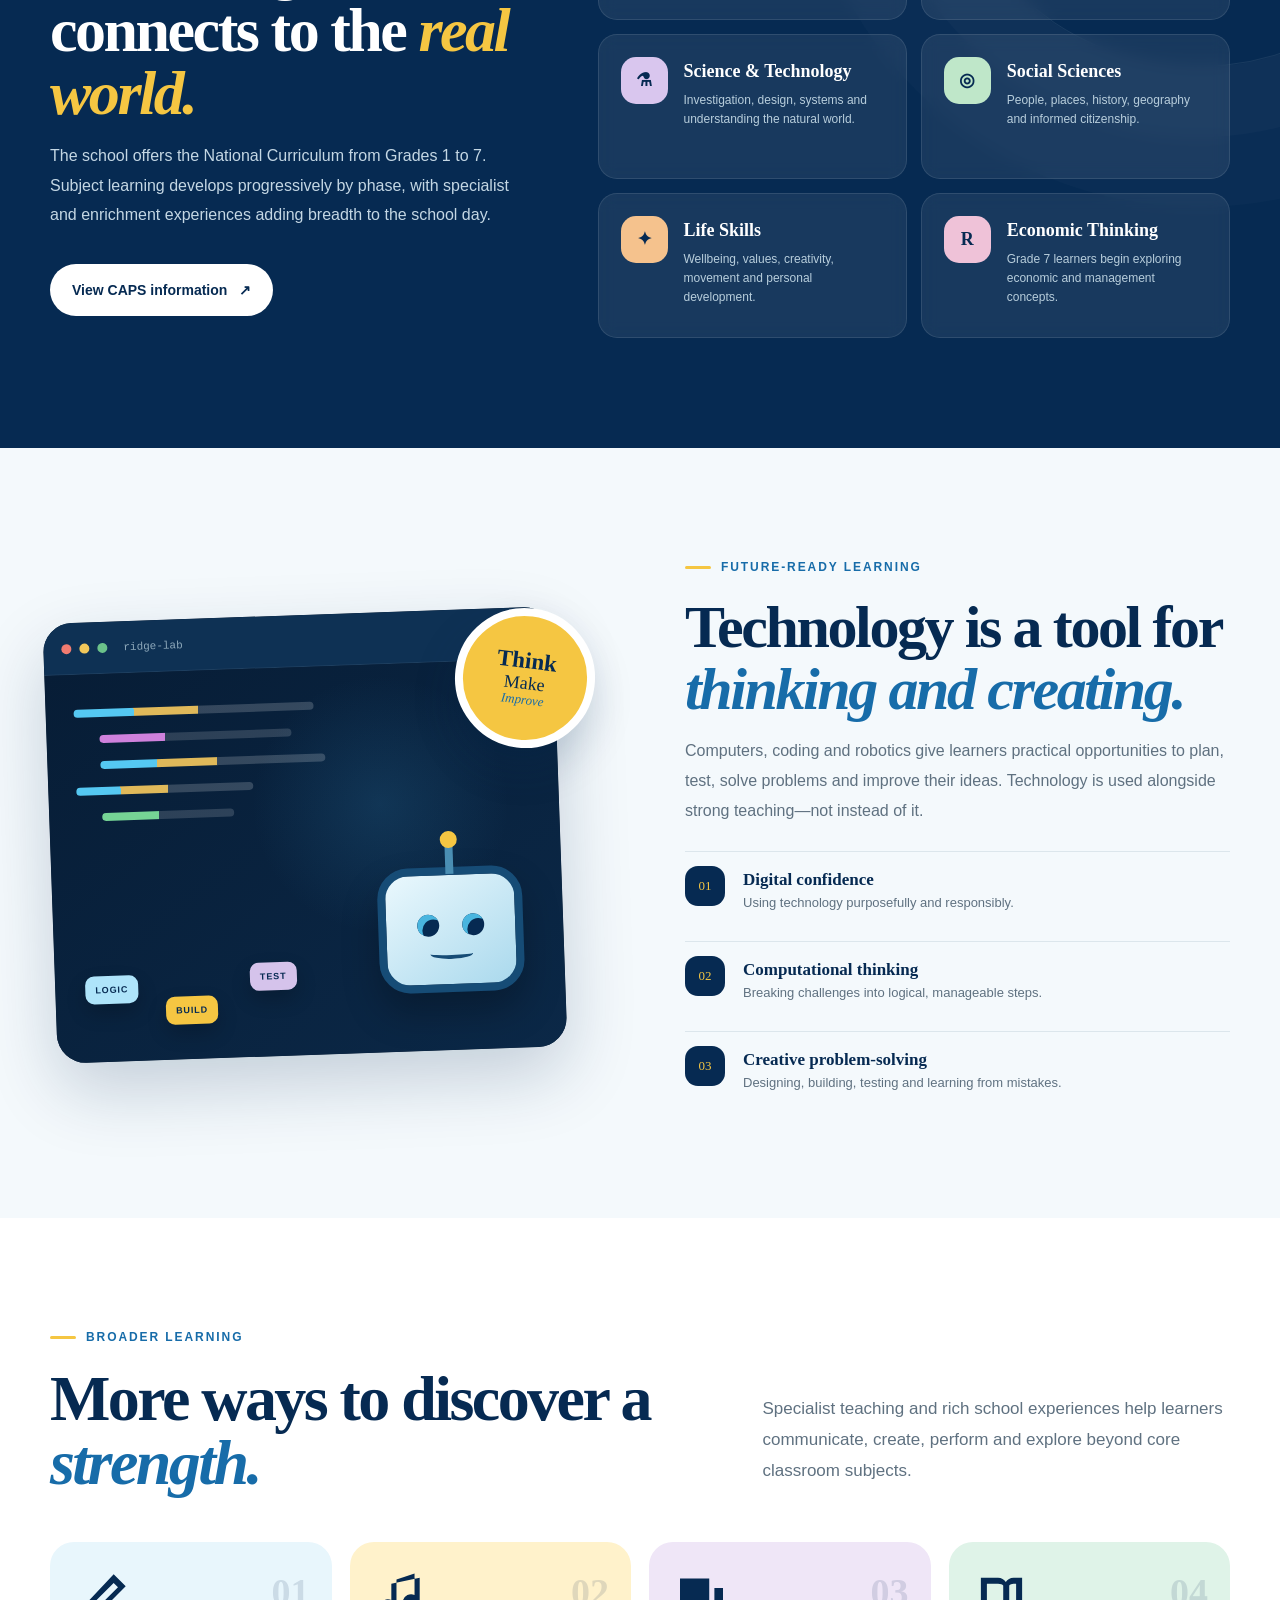
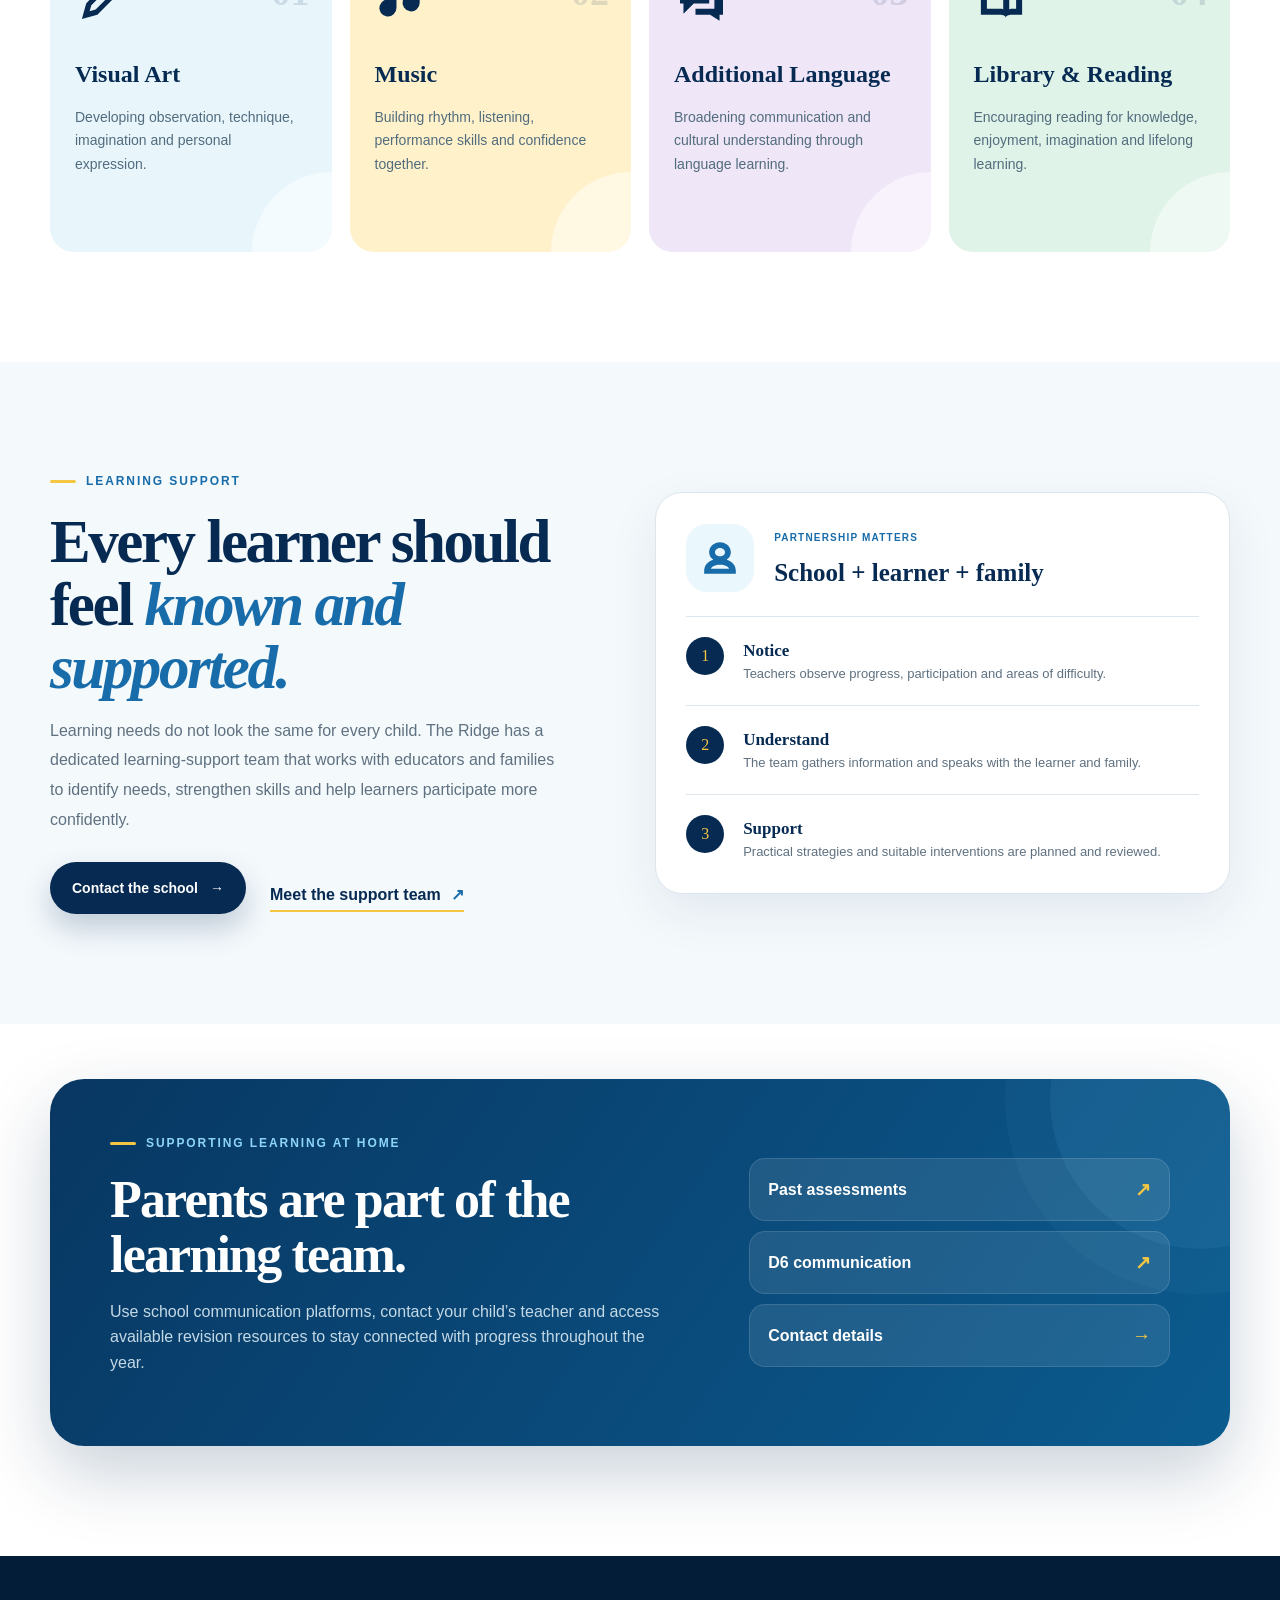
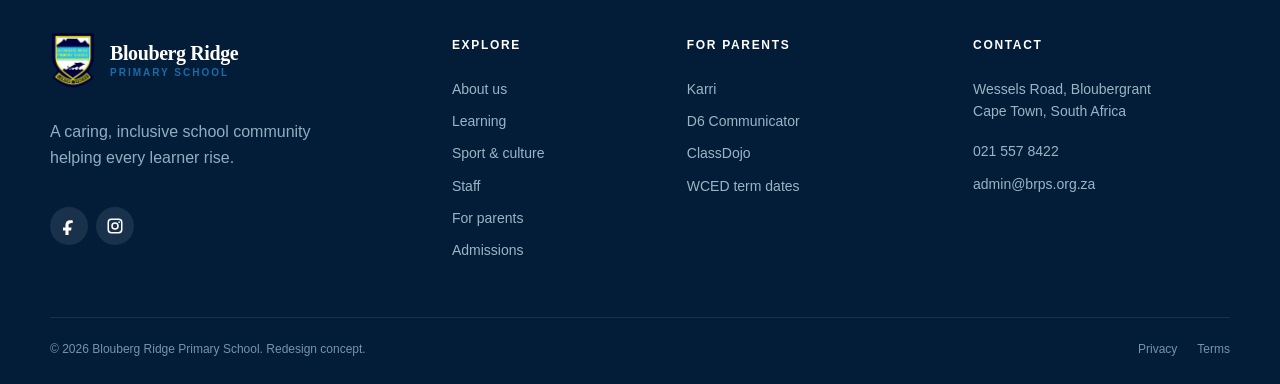
<file: learning.html>
<!DOCTYPE html>

<html lang="en">
<head>
<meta charset="utf-8"/>
<meta content="width=device-width, initial-scale=1.0" name="viewport"/>
<meta content="Discover learning at Blouberg Ridge Primary School — strong foundations, thoughtful support, technology, coding, robotics and opportunities for every learner." name="description"/>
<title>Learning | Blouberg Ridge Primary School</title>
<link href="assets/brps-badge.png" rel="icon" type="image/png"/>
<link href="styles.css" rel="stylesheet"/>
<link href="learning.css" rel="stylesheet"/>
</head>
<body class="learning-page">
<a class="skip-link" href="#main">Skip to content</a>
<div class="topbar">
<div class="shell topbar__inner">
<p><span class="pulse"></span> Welcome to The Ridge</p>
<div class="topbar__links">
<a href="tel:+27215578422">021 557 8422</a>
<a href="mailto:admin@brps.org.za">admin@brps.org.za</a>
<span aria-label="School social media" class="topbar__socials">
<a aria-label="Blouberg Ridge Primary School on Facebook" class="social-icon social-icon--compact" href="https://www.facebook.com/BloubergRidgePrimarySchool" rel="noopener noreferrer" target="_blank" title="Facebook">
<svg aria-hidden="true" viewbox="0 0 24 24"><path d="M14 8h3V4.5c-.7-.1-2-.3-3.7-.3-3.6 0-6 2.2-6 6.2V14H4v4h3.3v6h4.1v-6h3.4l.6-4h-4v-3.2c0-1.2.3-2 2.6-2Z"></path></svg>
</a>
<a aria-label="Blouberg Ridge Primary School on Instagram" class="social-icon social-icon--compact" href="https://www.instagram.com/bloubergridgeprimaryschool/" rel="noopener noreferrer" target="_blank" title="Instagram">
<svg aria-hidden="true" viewbox="0 0 24 24"><path d="M7.2 2h9.6A5.2 5.2 0 0 1 22 7.2v9.6a5.2 5.2 0 0 1-5.2 5.2H7.2A5.2 5.2 0 0 1 2 16.8V7.2A5.2 5.2 0 0 1 7.2 2Zm0 2A3.2 3.2 0 0 0 4 7.2v9.6A3.2 3.2 0 0 0 7.2 20h9.6a3.2 3.2 0 0 0 3.2-3.2V7.2A3.2 3.2 0 0 0 16.8 4H7.2Zm10.3 1.5a1.2 1.2 0 1 1 0 2.4 1.2 1.2 0 0 1 0-2.4ZM12 7a5 5 0 1 1 0 10 5 5 0 0 1 0-10Zm0 2a3 3 0 1 0 0 6 3 3 0 0 0 0-6Z"></path></svg>
</a>
</span>
</div>
</div>
</div>
<header class="site-header" id="top">
<div class="shell nav-wrap">
<a aria-label="Blouberg Ridge Primary School home" class="brand" href="index.html">
<span class="brand__crest"><img alt="Blouberg Ridge Primary School badge" src="assets/brps-badge.png"/></span>
<span class="brand__copy"><strong>Blouberg Ridge</strong><small>Primary School</small></span>
</a>
<button aria-controls="primary-nav" aria-expanded="false" class="menu-toggle">
<span></span><span></span><span></span>
<span class="sr-only">Toggle navigation</span>
</button>
<nav aria-label="Primary navigation" class="primary-nav" id="primary-nav"><a href="index.html#about">About</a><a aria-current="page" class="active" href="learning.html">Learning</a><a href="sport-culture.html">Sport &amp; Culture</a><a href="staff.html">Staff</a><a href="parents.html">For Parents</a><a href="contact.html">Contact</a><a class="nav-cta" href="admissions.html">Admissions Info</a></nav>
</div>
</header>
<main id="main">
<section class="learning-hero">
<div class="learning-hero__orb learning-hero__orb--one"></div>
<div class="learning-hero__orb learning-hero__orb--two"></div>
<div class="shell learning-hero__grid">
<div class="learning-hero__content reveal">
<p class="eyebrow"><span></span> Learning at The Ridge</p>
<h1>Strong foundations.<br/><em>Curious minds.</em></h1>
<p>From Grade 1 to Grade 7, learners follow the national curriculum in an environment that combines high expectations, caring relationships and opportunities to explore technology, creativity and the world around them.</p>
<div class="learning-hero__actions">
<a class="button button--primary" href="#phases">Explore the phases <span aria-hidden="true">↓</span></a>
<a class="button button--ghost" href="#support"><span aria-hidden="true" class="support-dot"></span> Learning support</a>
</div>
<div aria-label="Learning overview" class="learning-hero__facts">
<div><strong>Grades 1–7</strong><span>National curriculum</span></div>
<div><strong>English</strong><span>Medium of instruction</span></div>
<div><strong>Whole child</strong><span>Academic and personal growth</span></div>
</div>
</div>
<div aria-label="The learning journey from Grade 1 to Grade 7" class="learning-hero__visual reveal reveal--delay">
<div class="journey-board">
<div class="journey-board__top">
<span class="journey-board__label">The learning journey</span>
<span class="journey-board__status"><i></i> Growing every day</span>
</div>
<div class="journey-board__centre">
<div class="learning-mark">
<svg aria-hidden="true" viewbox="0 0 64 64"><path d="M10 13h20c6 0 10 4 10 10v31c-2.8-4-6.2-6-10.5-6H10V13Zm44 0H34c-6 0-10 4-10 10v31c2.8-4 6.2-6 10.5-6H54V13Z"></path></svg>
</div>
<p>Knowledge</p><span>Confidence</span><b>Possibility</b>
</div>
<div aria-hidden="true" class="journey-line"><span></span><span></span><span></span></div>
<div class="journey-stages">
<article>
<small>Grades 1–3</small>
<strong>Foundation</strong>
<p>Learning to read, write, reason and belong.</p>
</article>
<article>
<small>Grades 4–6</small>
<strong>Intermediate</strong>
<p>Building independence, depth and curiosity.</p>
</article>
<article>
<small>Grade 7</small>
<strong>Senior</strong>
<p>Preparing confidently for the next chapter.</p>
</article>
</div>
</div>
<div class="floating-subject floating-subject--math"><b>π</b><span>Mathematics</span></div>
<div class="floating-subject floating-subject--code"><b>&lt;/&gt;</b><span>Coding</span></div>
<div class="floating-subject floating-subject--read"><b>Aa</b><span>Languages</span></div>
</div>
</div>
</section>
<nav aria-label="Learning page sections" class="learning-subnav">
<div class="shell learning-subnav__inner">
<a href="#approach"><span>01</span> Our approach</a>
<a href="#phases"><span>02</span> Learning phases</a>
<a href="#curriculum"><span>03</span> Curriculum</a>
<a href="#innovation"><span>04</span> Innovation</a>
<a href="#support"><span>05</span> Support</a>
</div>
</nav>
<section class="learning-approach section" id="approach">
<div class="shell">
<div class="learning-intro">
<div class="section-heading reveal">
<p class="eyebrow eyebrow--dark"><span></span> Our approach</p>
<h2>Excellent teaching with the <em>learner at the centre.</em></h2>
</div>
<div class="learning-intro__copy reveal reveal--delay">
<p class="intro__lead">Learning at The Ridge is structured, engaging and supportive.</p>
<p>Teachers use technology, research and purposeful classroom practice to help learners understand deeply, think independently and apply what they know. Progress matters, but so do confidence, character and a genuine love of learning.</p>
</div>
</div>
<div class="approach-grid">
<article class="approach-card reveal">
<span class="approach-card__number">01</span>
<div class="approach-card__icon">
<svg aria-hidden="true" viewbox="0 0 48 48"><path d="M24 5 5 15l19 9 14-7v12h5V15L24 5Zm-12 17v10c0 5 6 10 12 10s12-5 12-10V22l-12 6-12-6Z"></path></svg>
</div>
<h3>Strong foundations</h3>
<p>Literacy, numeracy and confident communication are developed carefully from the earliest grades.</p>
</article>
<article class="approach-card reveal reveal--delay-sm">
<span class="approach-card__number">02</span>
<div class="approach-card__icon">
<svg aria-hidden="true" viewbox="0 0 48 48"><path d="M8 7h32v27H27v4h8v4H13v-4h8v-4H8V7Zm5 5v17h22V12H13Zm4 4h7v4h-7v-4Zm0 7h14v3H17v-3Z"></path></svg>
</div>
<h3>Active learning</h3>
<p>Discussion, practical tasks, technology and problem-solving turn lessons into meaningful experiences.</p>
</article>
<article class="approach-card reveal reveal--delay-md">
<span class="approach-card__number">03</span>
<div class="approach-card__icon">
<svg aria-hidden="true" viewbox="0 0 48 48"><path d="M24 4 8 11v11c0 11 6 18 16 22 10-4 16-11 16-22V11L24 4Zm-2 27-7-7 3-3 4 4 9-9 3 3-12 12Z"></path></svg>
</div>
<h3>Care and challenge</h3>
<p>High expectations are balanced with a safe, values-driven environment and support when it is needed.</p>
</article>
</div>
</div>
</section>
<section class="phase-section section section--soft" id="phases">
<div class="shell">
<div class="section-heading section-heading--center reveal">
<p class="eyebrow eyebrow--dark"><span></span> Grades 1 to 7</p>
<h2>A learning journey designed to <em>grow with every child.</em></h2>
<p>Each phase has its own rhythm and priorities, while building steadily towards confident, independent learning.</p>
</div>
<div class="phase-tabs reveal" data-tabs="">
<div aria-label="Learning phases" class="phase-tabs__controls" role="tablist">
<button aria-controls="phase-foundation" aria-selected="true" class="is-active" data-tab="foundation" id="tab-foundation" role="tab" tabindex="0" type="button">
<small>Grades 1–3</small><strong>Foundation Phase</strong>
</button>
<button aria-controls="phase-intermediate" aria-selected="false" data-tab="intermediate" id="tab-intermediate" role="tab" tabindex="-1" type="button">
<small>Grades 4–6</small><strong>Intermediate Phase</strong>
</button>
<button aria-controls="phase-senior" aria-selected="false" data-tab="senior" id="tab-senior" role="tab" tabindex="-1" type="button">
<small>Grade 7</small><strong>Senior Phase</strong>
</button>
</div>
<div class="phase-tabs__panels">
<article aria-labelledby="tab-foundation" class="phase-panel is-active" data-panel="foundation" id="phase-foundation" role="tabpanel" tabindex="0">
<div class="phase-panel__copy">
<p class="card-kicker">Building the basics</p>
<h3>A confident start to school life.</h3>
<p>The Foundation Phase focuses on the skills and habits that make all future learning possible. Learners grow through language-rich classrooms, practical mathematics, creative activity, movement and structured routines.</p>
<ul class="check-list">
<li>Home Language and First Additional Language</li>
<li>Mathematics and early problem-solving</li>
<li>Life Skills, creativity and physical development</li>
<li>Growing independence and positive classroom habits</li>
</ul>
</div>
<div aria-hidden="true" class="phase-panel__visual phase-panel__visual--foundation">
<span class="alphabet-tile">A</span><span class="alphabet-tile">B</span><span class="alphabet-tile">C</span>
<div class="phase-illustration"><svg viewbox="0 0 120 120"><path d="M20 25h35v70H20V25Zm45 0h35v70H65V25ZM30 38h15v7H30v-7Zm0 15h15v7H30v-7Zm45-15h15v7H75v-7Zm0 15h15v7H75v-7Z"></path></svg></div>
<p><strong>Read.</strong><strong>Count.</strong><strong>Create.</strong></p>
</div>
</article>
<article aria-labelledby="tab-intermediate" class="phase-panel" data-panel="intermediate" hidden="" id="phase-intermediate" role="tabpanel" tabindex="0">
<div class="phase-panel__copy">
<p class="card-kicker">Expanding knowledge</p>
<h3>More subjects. Deeper thinking.</h3>
<p>In the Intermediate Phase, learners move into more specialised subject learning. They are encouraged to ask questions, organise their work, communicate ideas and connect knowledge across different areas.</p>
<ul class="check-list">
<li>Languages and Mathematics</li>
<li>Natural Sciences and Technology</li>
<li>Social Sciences and Life Skills</li>
<li>Research, collaboration and independent study habits</li>
</ul>
</div>
<div aria-hidden="true" class="phase-panel__visual phase-panel__visual--intermediate">
<div class="orbit orbit--one"></div><div class="orbit orbit--two"></div>
<div class="phase-illustration"><svg viewbox="0 0 120 120"><path d="M52 12h16v19l22 43c7 14-2 30-18 30H48c-16 0-25-16-18-30l22-43V12Zm5 24L37 78c-3 7 1 13 11 13h24c10 0 14-6 11-13L63 36h-6Zm-8 39h22v7H49v-7Z"></path></svg></div>
<p><strong>Question.</strong><strong>Explore.</strong><strong>Connect.</strong></p>
</div>
</article>
<article aria-labelledby="tab-senior" class="phase-panel" data-panel="senior" hidden="" id="phase-senior" role="tabpanel" tabindex="0">
<div class="phase-panel__copy">
<p class="card-kicker">Ready for what comes next</p>
<h3>Independence, leadership and preparation.</h3>
<p>Grade 7 brings together academic knowledge, personal responsibility and leadership. Learners strengthen subject understanding and the organisation, resilience and confidence needed for high school.</p>
<ul class="check-list">
<li>Broader subject demands and formal assessment</li>
<li>Economic and Management Sciences</li>
<li>Leadership, accountability and teamwork</li>
<li>Preparation for the transition to high school</li>
</ul>
</div>
<div aria-hidden="true" class="phase-panel__visual phase-panel__visual--senior">
<div class="step-bars"><i></i><i></i><i></i><i></i></div>
<div class="phase-illustration"><svg viewbox="0 0 120 120"><path d="m60 12 48 23-48 23L12 35l48-23Zm-30 42 30 15 30-15v26c0 13-14 26-30 26S30 93 30 80V54Zm65-4 8-4v31h-8V50Z"></path></svg></div>
<p><strong>Lead.</strong><strong>Achieve.</strong><strong>Advance.</strong></p>
</div>
</article>
</div>
</div>
</div>
</section>
<section class="curriculum-section section" id="curriculum">
<div class="shell curriculum-grid">
<div class="curriculum-copy reveal">
<p class="eyebrow eyebrow--light"><span></span> Curriculum</p>
<h2>Knowledge that connects to the <em>real world.</em></h2>
<p>The school offers the National Curriculum from Grades 1 to 7. Subject learning develops progressively by phase, with specialist and enrichment experiences adding breadth to the school day.</p>
<a class="button button--white" href="https://www.education.gov.za/Curriculum/CurriculumAssessmentPolicyStatements(CAPS).aspx" rel="noopener noreferrer" target="_blank">View CAPS information <span aria-hidden="true">↗</span></a>
</div>
<div class="subject-grid reveal reveal--delay">
<article><span class="subject-icon subject-icon--blue">Aa</span><div><h3>Languages</h3><p>Reading, writing, speaking, listening and confident communication.</p></div></article>
<article><span class="subject-icon subject-icon--yellow">∑</span><div><h3>Mathematics</h3><p>Number sense, reasoning, patterns and practical problem-solving.</p></div></article>
<article><span class="subject-icon subject-icon--purple">⚗</span><div><h3>Science &amp; Technology</h3><p>Investigation, design, systems and understanding the natural world.</p></div></article>
<article><span class="subject-icon subject-icon--green">◎</span><div><h3>Social Sciences</h3><p>People, places, history, geography and informed citizenship.</p></div></article>
<article><span class="subject-icon subject-icon--orange">✦</span><div><h3>Life Skills</h3><p>Wellbeing, values, creativity, movement and personal development.</p></div></article>
<article><span class="subject-icon subject-icon--pink">R</span><div><h3>Economic Thinking</h3><p>Grade 7 learners begin exploring economic and management concepts.</p></div></article>
</div>
</div>
</section>
<section class="innovation-section section section--soft" id="innovation">
<div class="shell innovation-grid">
<div aria-hidden="true" class="innovation-visual reveal">
<div class="code-window">
<div class="code-window__bar"><i></i><i></i><i></i><span>ridge-lab</span></div>
<div class="code-window__body">
<div class="code-lines"><span></span><span></span><span></span><span></span><span></span></div>
<div class="robot-face"><i></i><i></i><b></b></div>
<div class="code-chip code-chip--one">logic</div>
<div class="code-chip code-chip--two">build</div>
<div class="code-chip code-chip--three">test</div>
</div>
</div>
<div class="innovation-badge"><strong>Think</strong><span>Make</span><em>Improve</em></div>
</div>
<div class="innovation-copy reveal reveal--delay">
<p class="eyebrow eyebrow--dark"><span></span> Future-ready learning</p>
<h2>Technology is a tool for <em>thinking and creating.</em></h2>
<p>Computers, coding and robotics give learners practical opportunities to plan, test, solve problems and improve their ideas. Technology is used alongside strong teaching—not instead of it.</p>
<div class="innovation-points">
<div><span>01</span><p><strong>Digital confidence</strong>Using technology purposefully and responsibly.</p></div>
<div><span>02</span><p><strong>Computational thinking</strong>Breaking challenges into logical, manageable steps.</p></div>
<div><span>03</span><p><strong>Creative problem-solving</strong>Designing, building, testing and learning from mistakes.</p></div>
</div>
</div>
</div>
</section>
<section class="enrichment-section section">
<div class="shell">
<div class="enrichment-header">
<div class="section-heading reveal">
<p class="eyebrow eyebrow--dark"><span></span> Broader learning</p>
<h2>More ways to discover a <em>strength.</em></h2>
</div>
<p class="reveal reveal--delay">Specialist teaching and rich school experiences help learners communicate, create, perform and explore beyond core classroom subjects.</p>
</div>
<div class="enrichment-grid">
<article class="enrichment-card enrichment-card--art reveal"><span>01</span><svg aria-hidden="true" viewbox="0 0 64 64"><path d="M45 5 59 19 26 52 8 57l5-18L45 5Zm0 10L19 41l-2 7 7-2 26-26-5-5Z"></path></svg><h3>Visual Art</h3><p>Developing observation, technique, imagination and personal expression.</p></article>
<article class="enrichment-card enrichment-card--music reveal reveal--delay-sm"><span>02</span><svg aria-hidden="true" viewbox="0 0 64 64"><path d="M25 11v33a10 10 0 1 1-6-9V16l33-7v29a10 10 0 1 1-6-9V4L25 11Z"></path></svg><h3>Music</h3><p>Building rhythm, listening, performance skills and confidence together.</p></article>
<article class="enrichment-card enrichment-card--language reveal reveal--delay-md"><span>03</span><svg aria-hidden="true" viewbox="0 0 64 64"><path d="M7 10h34v29H23L11 51V39H7V10Zm41 11h9v31h-4v7L42 52H25v-7h22V21Z"></path></svg><h3>Additional Language</h3><p>Broadening communication and cultural understanding through language learning.</p></article>
<article class="enrichment-card enrichment-card--library reveal"><span>04</span><svg aria-hidden="true" viewbox="0 0 64 64"><path d="M8 9h20c4 0 7 2 9 5 2-3 5-5 9-5h10v43H44c-4 0-7 1-7 4 0-3-3-4-7-4H8V9Zm7 7v29h15c2 0 3 0 4 1V18c-1-1-3-2-6-2H15Zm26 2v28c1-1 3-1 5-1h3V16h-3c-2 0-4 1-5 2Z"></path></svg><h3>Library &amp; Reading</h3><p>Encouraging reading for knowledge, enjoyment, imagination and lifelong learning.</p></article>
</div>
</div>
</section>
<section class="support-section section section--soft" id="support">
<div class="shell support-grid">
<div class="support-copy reveal">
<p class="eyebrow eyebrow--dark"><span></span> Learning support</p>
<h2>Every learner should feel <em>known and supported.</em></h2>
<p>Learning needs do not look the same for every child. The Ridge has a dedicated learning-support team that works with educators and families to identify needs, strengthen skills and help learners participate more confidently.</p>
<div class="support-actions">
<a class="button button--primary" href="mailto:admin@brps.org.za?subject=Learning%20support%20enquiry">Contact the school <span aria-hidden="true">→</span></a>
<a class="text-link" href="staff.html">Meet the support team <span>↗</span></a>
</div>
</div>
<div class="support-card reveal reveal--delay">
<div class="support-card__top">
<span class="support-card__icon"><svg aria-hidden="true" viewbox="0 0 48 48"><path d="M24 5c7 0 13 5 13 12 0 4-2 7-5 9 7 2 11 7 11 14v3H5v-3c0-7 4-12 11-14-3-2-5-5-5-9 0-7 6-12 13-12Zm0 7c-3 0-6 2-6 5s3 5 6 5 6-2 6-5-3-5-6-5Zm0 20c-6 0-10 2-11 5h22c-1-3-5-5-11-5Z"></path></svg></span>
<div><small>Partnership matters</small><h3>School + learner + family</h3></div>
</div>
<div class="support-card__steps">
<div><span>1</span><p><strong>Notice</strong>Teachers observe progress, participation and areas of difficulty.</p></div>
<div><span>2</span><p><strong>Understand</strong>The team gathers information and speaks with the learner and family.</p></div>
<div><span>3</span><p><strong>Support</strong>Practical strategies and suitable interventions are planned and reviewed.</p></div>
</div>
</div>
</div>
</section>
<section class="parent-learning section">
<div class="shell parent-learning__box reveal">
<div>
<p class="eyebrow eyebrow--light"><span></span> Supporting learning at home</p>
<h2>Parents are part of the learning team.</h2>
<p>Use school communication platforms, contact your child’s teacher and access available revision resources to stay connected with progress throughout the year.</p>
</div>
<div class="parent-learning__links">
<a href="https://www.brps.org.za/past-assessments/" rel="noopener noreferrer" target="_blank"><span>Past assessments</span><b>↗</b></a>
<a href="https://d6.co.za" rel="noopener noreferrer" target="_blank"><span>D6 communication</span><b>↗</b></a>
<a href="contact.html"><span>Contact details</span><b>→</b></a>
</div>
</div>
</section>
</main>
<footer class="site-footer" id="contact">
<div class="shell footer__top">
<div class="footer__brand">
<a class="brand brand--footer" href="index.html">
<span class="brand__crest"><img alt="Blouberg Ridge Primary School badge" src="assets/brps-badge.png"/></span>
<span class="brand__copy"><strong>Blouberg Ridge</strong><small>Primary School</small></span>
</a>
<p>A caring, inclusive school community helping every learner rise.</p>
<div aria-label="Follow Blouberg Ridge Primary School" class="footer-socials">
<a aria-label="Facebook" class="social-icon" href="https://www.facebook.com/BloubergRidgePrimarySchool" rel="noopener noreferrer" target="_blank" title="Facebook"><svg aria-hidden="true" viewbox="0 0 24 24"><path d="M14 8h3V4.5c-.7-.1-2-.3-3.7-.3-3.6 0-6 2.2-6 6.2V14H4v4h3.3v6h4.1v-6h3.4l.6-4h-4v-3.2c0-1.2.3-2 2.6-2Z"></path></svg></a>
<a aria-label="Instagram" class="social-icon" href="https://www.instagram.com/bloubergridgeprimaryschool/" rel="noopener noreferrer" target="_blank" title="Instagram"><svg aria-hidden="true" viewbox="0 0 24 24"><path d="M7.2 2h9.6A5.2 5.2 0 0 1 22 7.2v9.6a5.2 5.2 0 0 1-5.2 5.2H7.2A5.2 5.2 0 0 1 2 16.8V7.2A5.2 5.2 0 0 1 7.2 2Zm0 2A3.2 3.2 0 0 0 4 7.2v9.6A3.2 3.2 0 0 0 7.2 20h9.6a3.2 3.2 0 0 0 3.2-3.2V7.2A3.2 3.2 0 0 0 16.8 4H7.2Zm10.3 1.5a1.2 1.2 0 1 1 0 2.4 1.2 1.2 0 0 1 0-2.4ZM12 7a5 5 0 1 1 0 10 5 5 0 0 1 0-10Zm0 2a3 3 0 1 0 0 6 3 3 0 0 0 0-6Z"></path></svg></a>
</div>
</div>
<div class="footer__col"><h3>Explore</h3><a href="index.html#about">About us</a><a href="learning.html">Learning</a><a href="sport-culture.html">Sport &amp; culture</a><a href="staff.html">Staff</a><a href="parents.html">For parents</a><a href="admissions.html">Admissions</a></div>
<div class="footer__col"><h3>For parents</h3><a href="https://karripay.com" rel="noopener" target="_blank">Karri</a><a href="https://d6.co.za" rel="noopener" target="_blank">D6 Communicator</a><a href="https://www.classdojo.com" rel="noopener" target="_blank">ClassDojo</a><a href="https://www.westerncape.gov.za/education" rel="noopener" target="_blank">WCED term dates</a></div>
<div class="footer__col footer__contact"><h3>Contact</h3><p>Wessels Road, Bloubergrant<br/>Cape Town, South Africa</p><a href="tel:+27215578422">021 557 8422</a><a href="mailto:admin@brps.org.za">admin@brps.org.za</a></div>
</div>
<div class="shell footer__bottom"><p>© 2026 Blouberg Ridge Primary School. Redesign concept.</p><div><a href="#">Privacy</a><a href="#">Terms</a></div></div>
</footer>
<script src="script.js"></script>
</body>
</html>
</file>
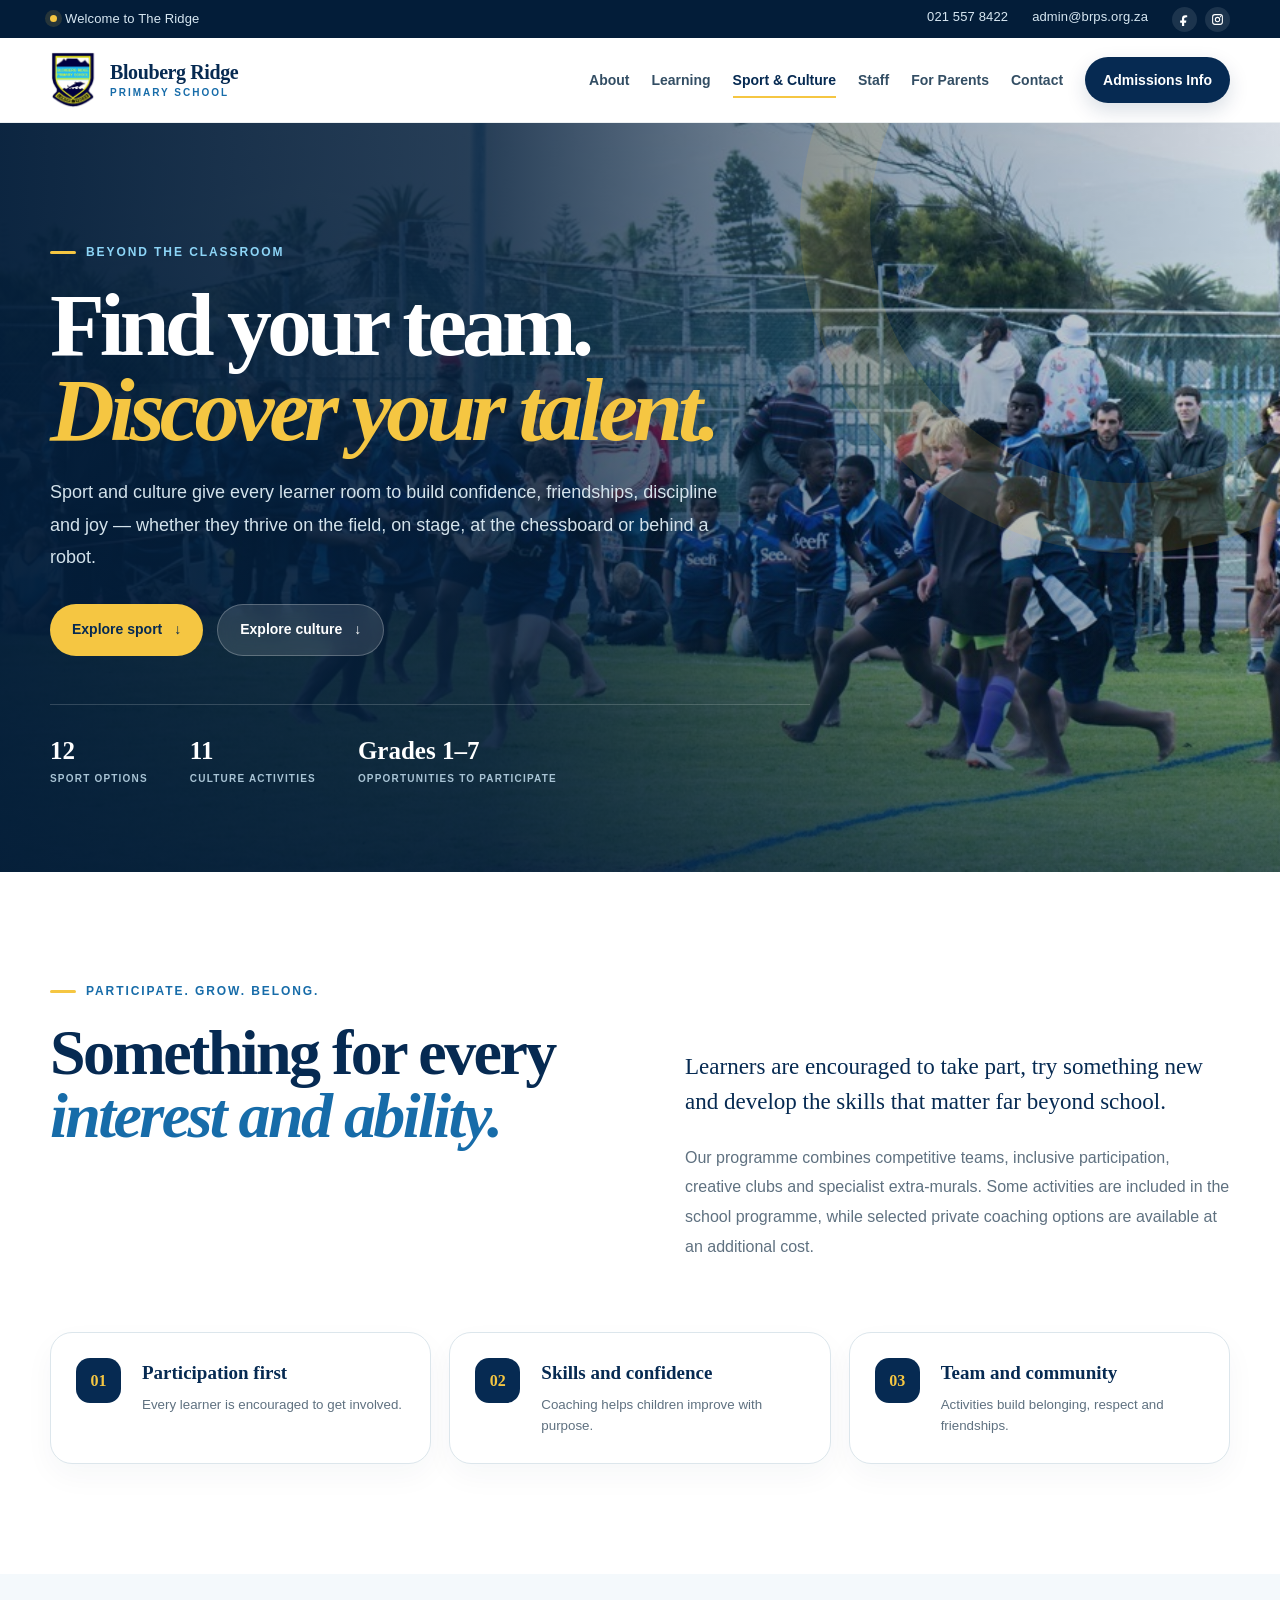
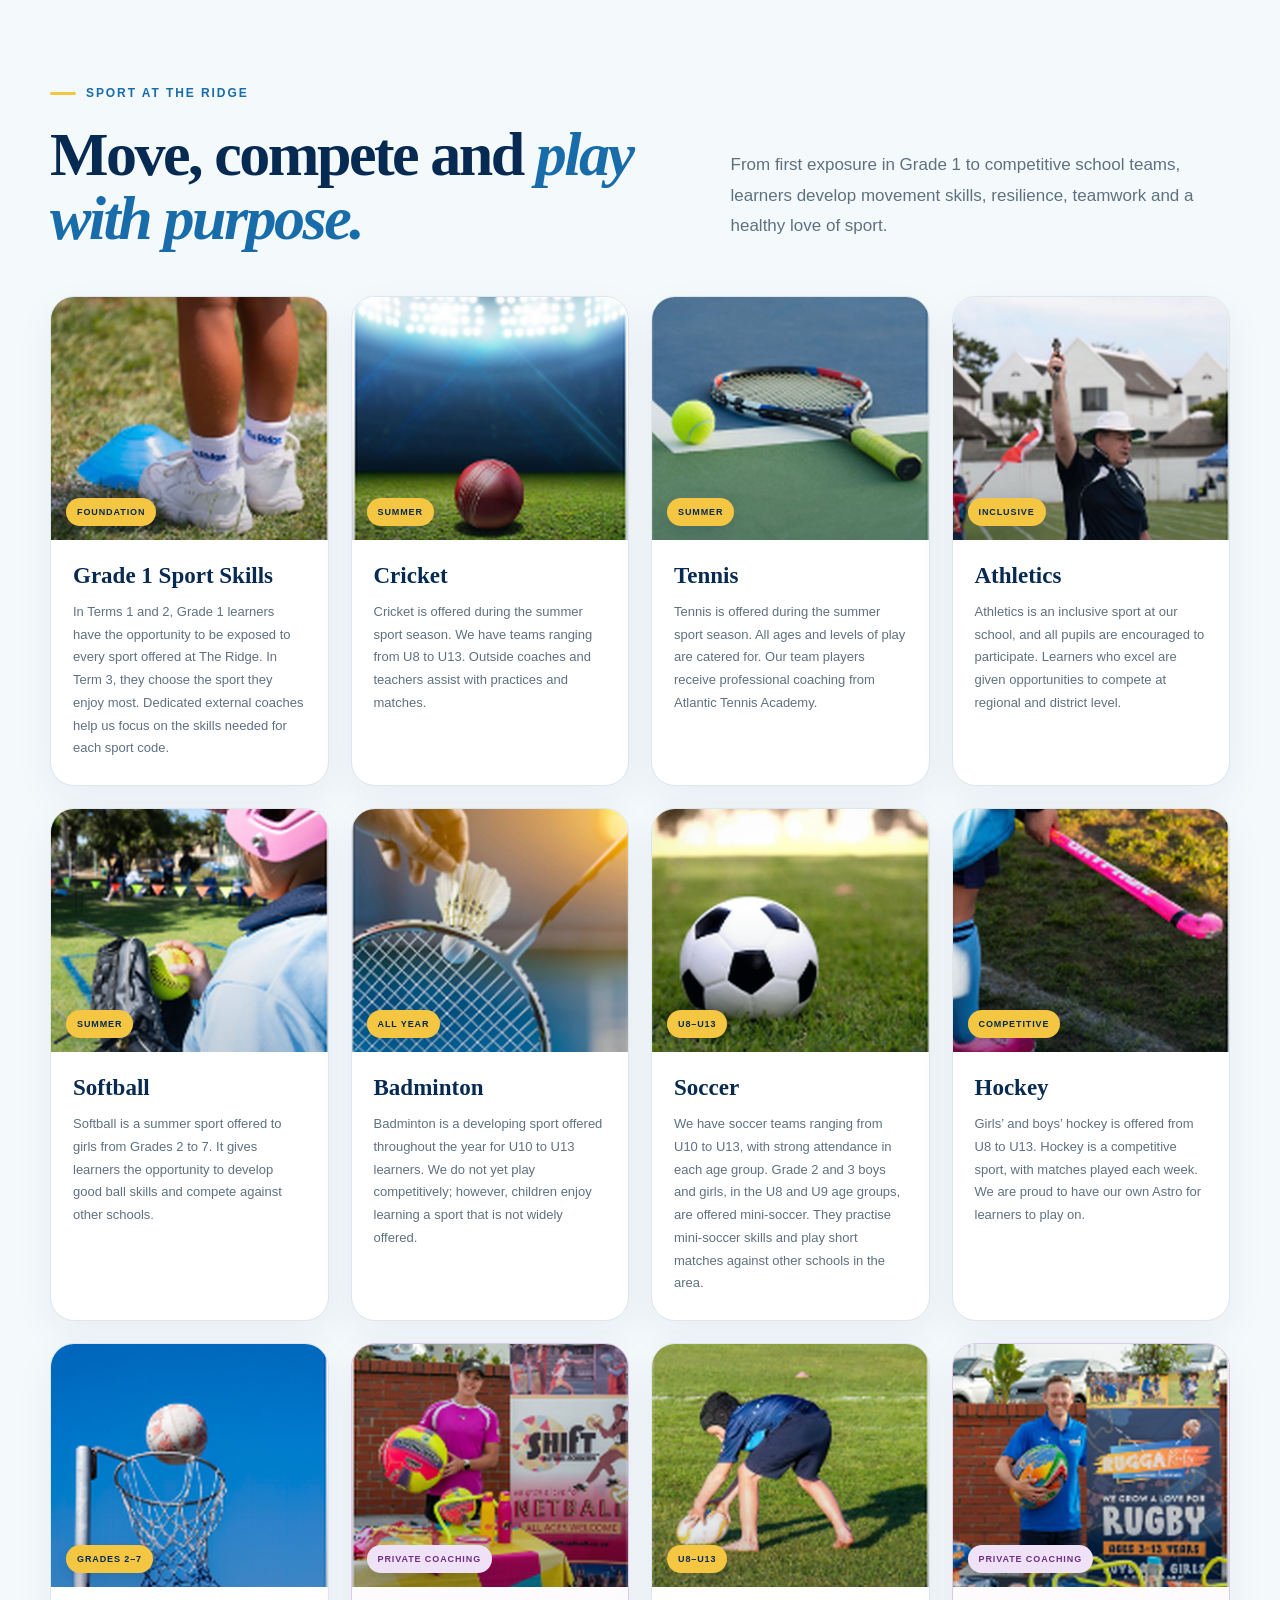
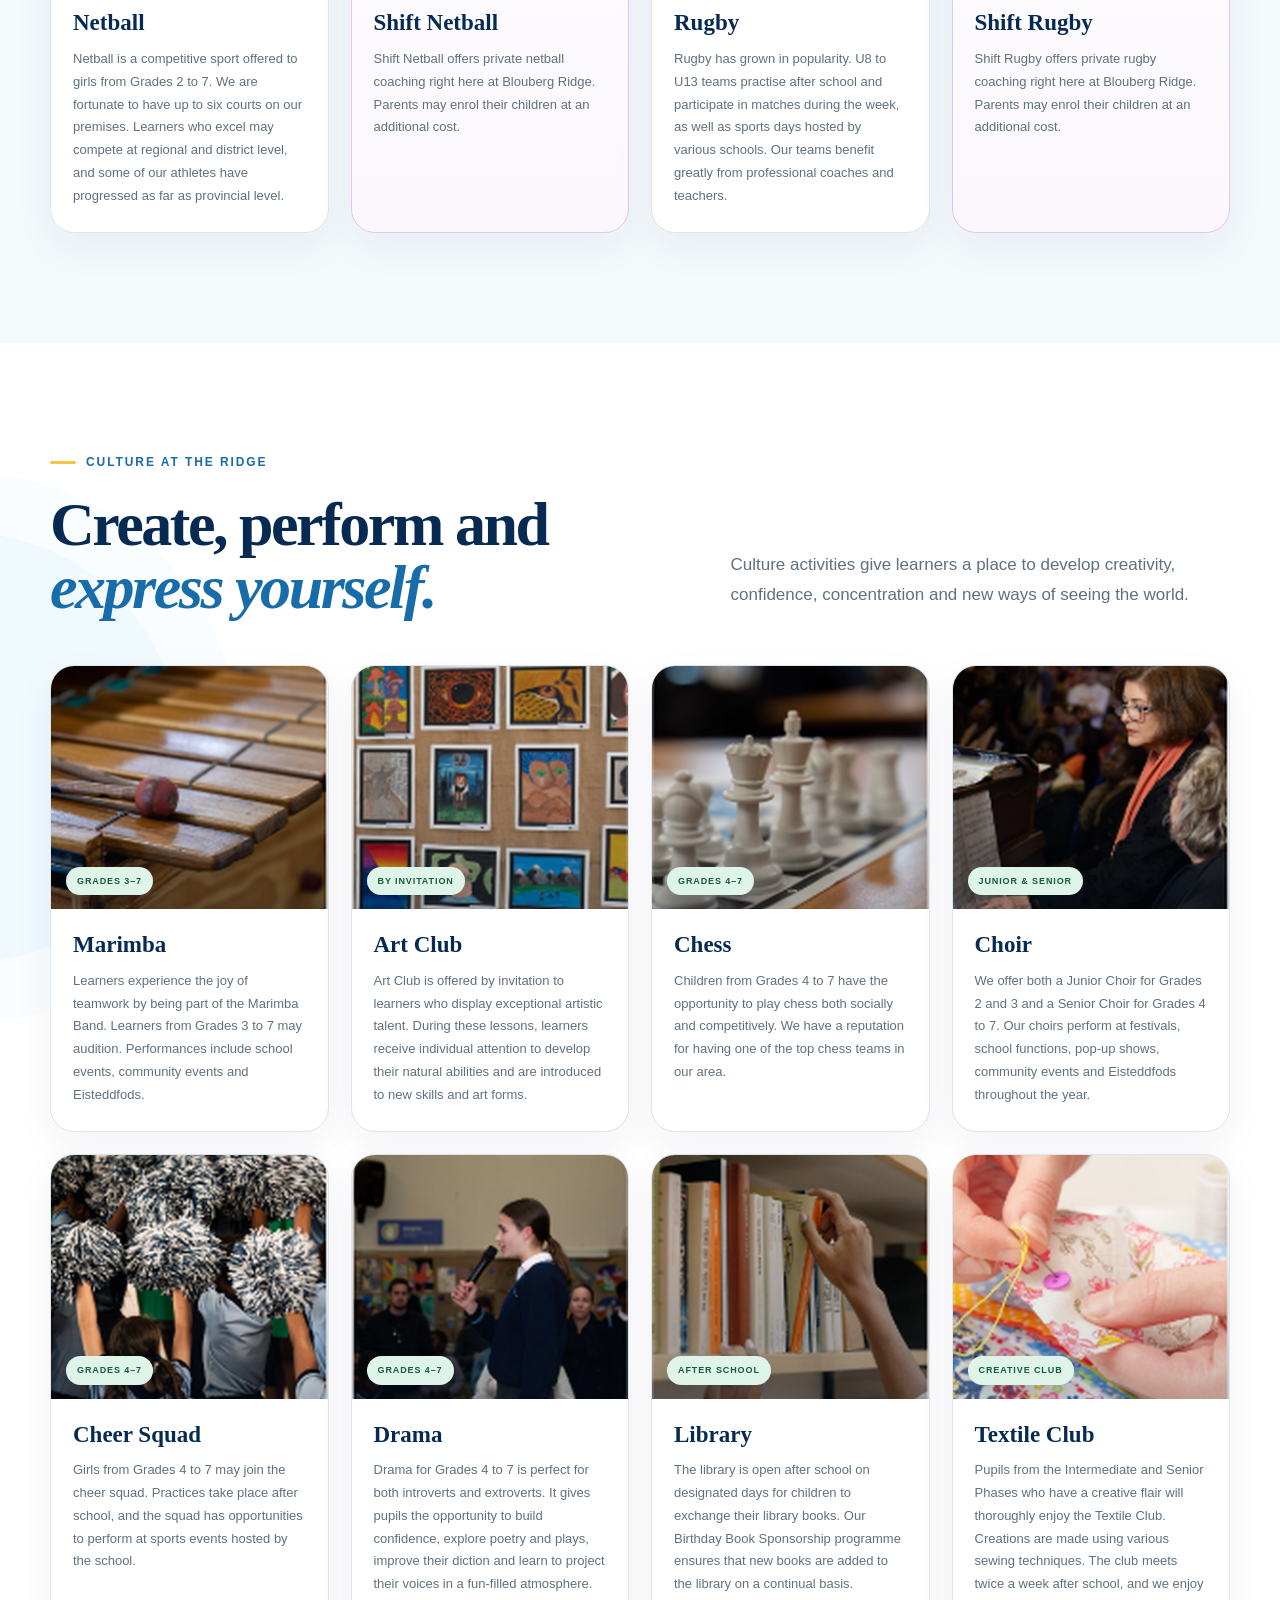
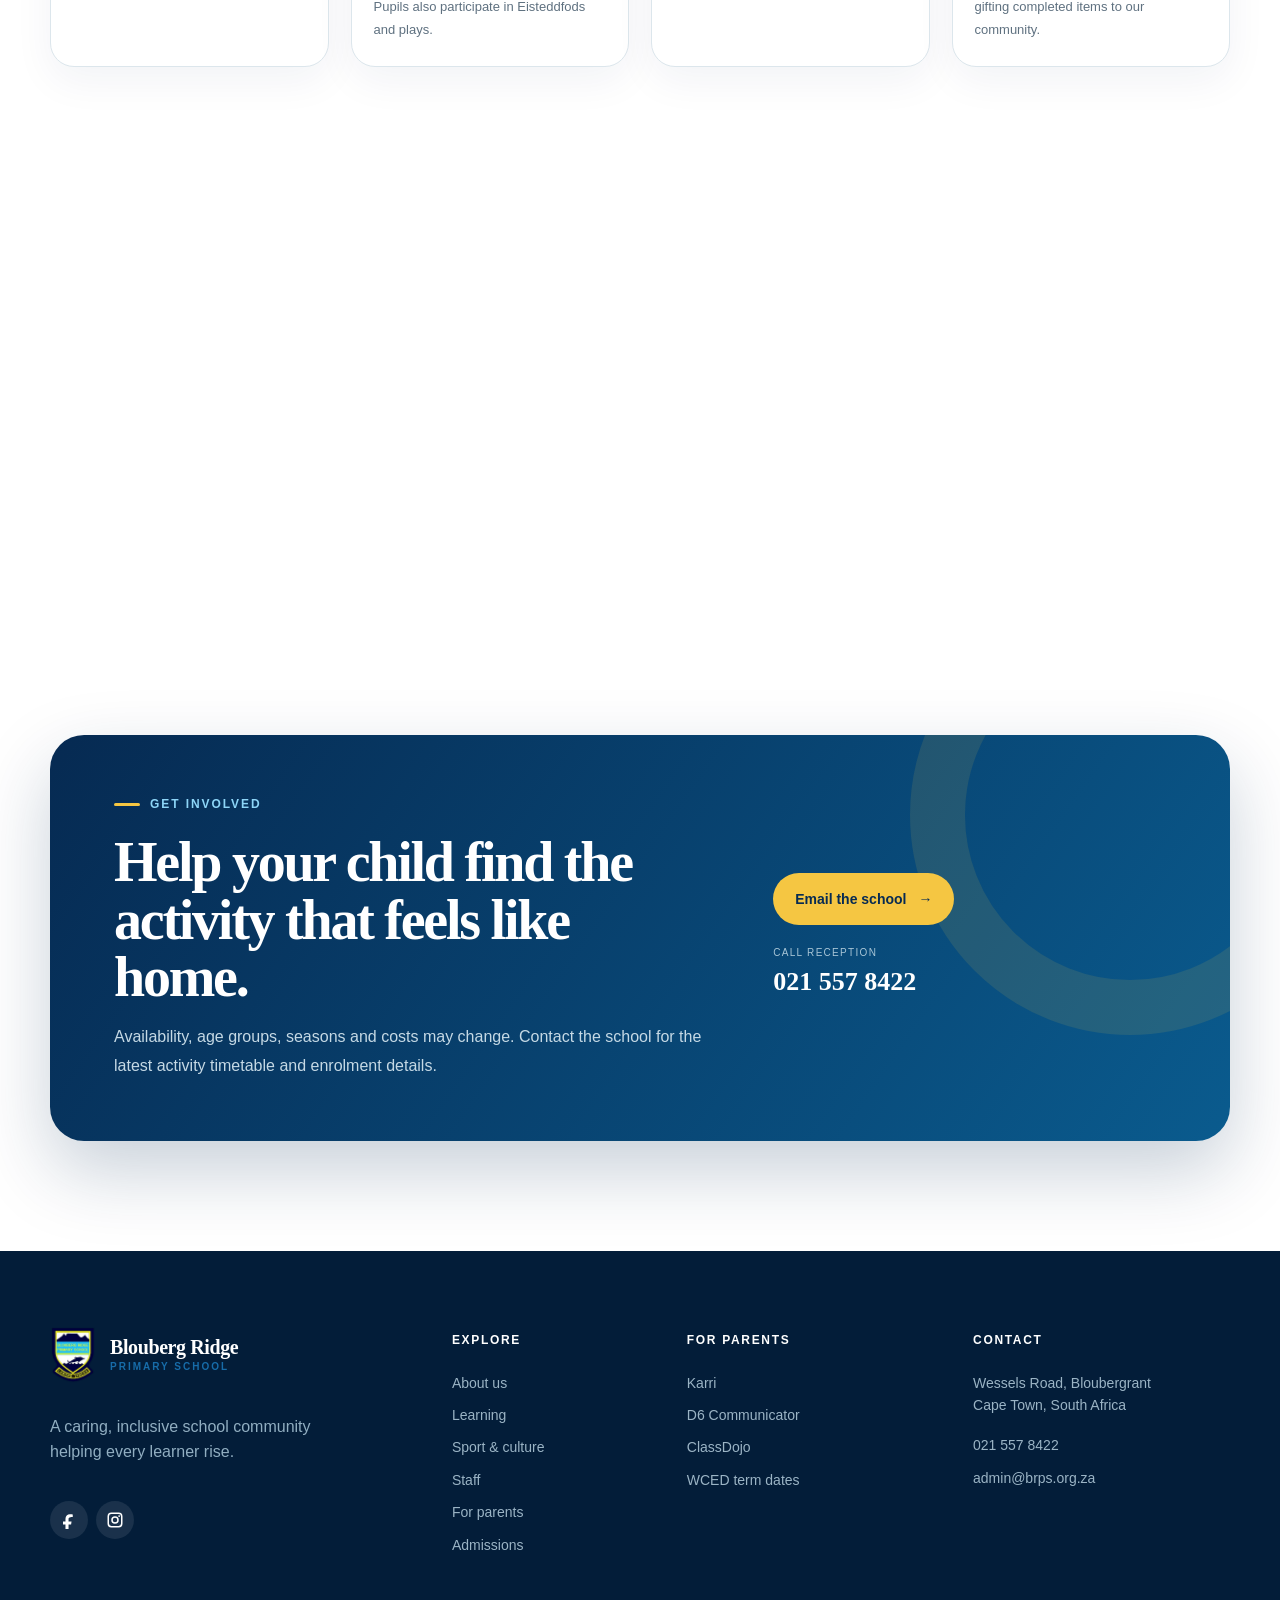
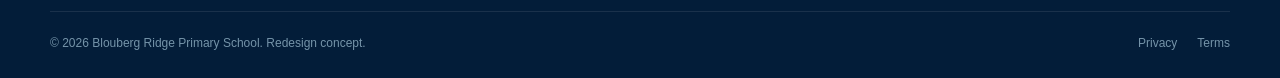
<file: sport-culture.html>
<!DOCTYPE html>

<html lang="en">
<head>
<meta charset="utf-8"/>
<meta content="width=device-width, initial-scale=1.0" name="viewport"/>
<meta content="Explore sport and culture at Blouberg Ridge Primary School, including team sport, individual activities, music, art, drama, chess, robotics and more." name="description"/>
<title>Sport &amp; Culture | Blouberg Ridge Primary School</title>
<link href="assets/brps-badge.png" rel="icon" type="image/png"/>
<link href="styles.css" rel="stylesheet"/>
<link href="sport-culture.css" rel="stylesheet"/>
</head>
<body class="sport-culture-page">
<a class="skip-link" href="#main">Skip to content</a>
<div class="topbar">
<div class="shell topbar__inner">
<p><span class="pulse"></span> Welcome to The Ridge</p>
<div class="topbar__links">
<a href="tel:+27215578422">021 557 8422</a>
<a href="mailto:admin@brps.org.za">admin@brps.org.za</a>
<span aria-label="School social media" class="topbar__socials">
<a aria-label="Blouberg Ridge Primary School on Facebook" class="social-icon social-icon--compact" href="https://www.facebook.com/BloubergRidgePrimarySchool" rel="noopener noreferrer" target="_blank" title="Facebook">
<svg aria-hidden="true" viewbox="0 0 24 24"><path d="M14 8h3V4.5c-.7-.1-2-.3-3.7-.3-3.6 0-6 2.2-6 6.2V14H4v4h3.3v6h4.1v-6h3.4l.6-4h-4v-3.2c0-1.2.3-2 2.6-2Z"></path></svg>
</a>
<a aria-label="Blouberg Ridge Primary School on Instagram" class="social-icon social-icon--compact" href="https://www.instagram.com/bloubergridgeprimaryschool/" rel="noopener noreferrer" target="_blank" title="Instagram">
<svg aria-hidden="true" viewbox="0 0 24 24"><path d="M7.2 2h9.6A5.2 5.2 0 0 1 22 7.2v9.6a5.2 5.2 0 0 1-5.2 5.2H7.2A5.2 5.2 0 0 1 2 16.8V7.2A5.2 5.2 0 0 1 7.2 2Zm0 2A3.2 3.2 0 0 0 4 7.2v9.6A3.2 3.2 0 0 0 7.2 20h9.6a3.2 3.2 0 0 0 3.2-3.2V7.2A3.2 3.2 0 0 0 16.8 4H7.2Zm10.3 1.5a1.2 1.2 0 1 1 0 2.4 1.2 1.2 0 0 1 0-2.4ZM12 7a5 5 0 1 1 0 10 5 5 0 0 1 0-10Zm0 2a3 3 0 1 0 0 6 3 3 0 0 0 0-6Z"></path></svg>
</a>
</span>
</div>
</div>
</div>
<header class="site-header" id="top">
<div class="shell nav-wrap">
<a aria-label="Blouberg Ridge Primary School home" class="brand" href="index.html">
<span class="brand__crest"><img alt="Blouberg Ridge Primary School badge" src="assets/brps-badge.png"/></span>
<span class="brand__copy"><strong>Blouberg Ridge</strong><small>Primary School</small></span>
</a>
<button aria-controls="primary-nav" aria-expanded="false" class="menu-toggle">
<span></span><span></span><span></span>
<span class="sr-only">Toggle navigation</span>
</button>
<nav aria-label="Primary navigation" class="primary-nav" id="primary-nav"><a href="index.html#about">About</a><a href="learning.html">Learning</a><a aria-current="page" class="active" href="sport-culture.html">Sport &amp; Culture</a><a href="staff.html">Staff</a><a href="parents.html">For Parents</a><a href="contact.html">Contact</a><a class="nav-cta" href="admissions.html">Admissions Info</a></nav>
</div>
</header>
<main id="main">
<section class="activity-hero">
<img alt="Blouberg Ridge learners taking part in a school rugby event" class="activity-hero__image" src="assets/sport-culture/hero-rugby.jpg"/>
<div class="activity-hero__overlay"></div>
<div class="shell activity-hero__content reveal">
<p class="eyebrow eyebrow--light"><span></span> Beyond the classroom</p>
<h1>Find your team.<br/><em>Discover your talent.</em></h1>
<p>Sport and culture give every learner room to build confidence, friendships, discipline and joy — whether they thrive on the field, on stage, at the chessboard or behind a robot.</p>
<div class="activity-hero__actions">
<a class="button button--yellow" href="#sport">Explore sport <span aria-hidden="true">↓</span></a>
<a class="button activity-button--light" href="#culture">Explore culture <span aria-hidden="true">↓</span></a>
</div>
<div aria-label="Sport and culture overview" class="activity-hero__facts">
<div><strong>12</strong><span>sport options</span></div>
<div><strong>11</strong><span>culture activities</span></div>
<div><strong>Grades 1–7</strong><span>opportunities to participate</span></div>
</div>
</div>
</section>
<section class="activity-intro section" id="overview">
<div class="shell activity-intro__grid">
<div class="section-heading reveal">
<p class="eyebrow eyebrow--dark"><span></span> Participate. Grow. Belong.</p>
<h2>Something for every <em>interest and ability.</em></h2>
</div>
<div class="activity-intro__copy reveal reveal--delay">
<p class="intro__lead">Learners are encouraged to take part, try something new and develop the skills that matter far beyond school.</p>
<p>Our programme combines competitive teams, inclusive participation, creative clubs and specialist extra-murals. Some activities are included in the school programme, while selected private coaching options are available at an additional cost.</p>
</div>
</div>
<div class="shell activity-principles">
<article class="activity-principle reveal"><b>01</b><span><strong>Participation first</strong><small>Every learner is encouraged to get involved.</small></span></article>
<article class="activity-principle reveal reveal--delay-sm"><b>02</b><span><strong>Skills and confidence</strong><small>Coaching helps children improve with purpose.</small></span></article>
<article class="activity-principle reveal reveal--delay-md"><b>03</b><span><strong>Team and community</strong><small>Activities build belonging, respect and friendships.</small></span></article>
</div>
</section>
<section class="activity-section section section--soft" id="sport">
<div class="shell">
<div class="activity-section__header reveal">
<div>
<p class="eyebrow eyebrow--dark"><span></span> Sport at The Ridge</p>
<h2>Move, compete and <em>play with purpose.</em></h2>
</div>
<p>From first exposure in Grade 1 to competitive school teams, learners develop movement skills, resilience, teamwork and a healthy love of sport.</p>
</div>
<div class="activity-grid">
<article class="activity-card reveal">
<div class="activity-card__image"><img alt="Grade 1 learners practising basic sport skills" src="assets/sport-culture/grade-1-sport-skills.jpg"/><span class="activity-tag">Foundation</span></div>
<div class="activity-card__body"><h3>Grade 1 Sport Skills</h3><p>In Terms 1 and 2, Grade 1 learners have the opportunity to be exposed to every sport offered at The Ridge. In Term 3, they choose the sport they enjoy most. Dedicated external coaches help us focus on the skills needed for each sport code.</p></div>
</article>
<article class="activity-card reveal reveal--delay-sm">
<div class="activity-card__image"><img alt="Cricket ball on a field" src="assets/sport-culture/cricket.jpg"/><span class="activity-tag">Summer</span></div>
<div class="activity-card__body"><h3>Cricket</h3><p>Cricket is offered during the summer sport season. We have teams ranging from U8 to U13. Outside coaches and teachers assist with practices and matches.</p></div>
</article>
<article class="activity-card reveal reveal--delay-md">
<div class="activity-card__image"><img alt="Tennis racket and ball" src="assets/sport-culture/tennis.jpg"/><span class="activity-tag">Summer</span></div>
<div class="activity-card__body"><h3>Tennis</h3><p>Tennis is offered during the summer sport season. All ages and levels of play are catered for. Our team players receive professional coaching from Atlantic Tennis Academy.</p></div>
</article>
<article class="activity-card reveal">
<div class="activity-card__image"><img alt="Athletics official at a school event" src="assets/sport-culture/athletics.jpg"/><span class="activity-tag">Inclusive</span></div>
<div class="activity-card__body"><h3>Athletics</h3><p>Athletics is an inclusive sport at our school, and all pupils are encouraged to participate. Learners who excel are given opportunities to compete at regional and district level.</p></div>
</article>
<article class="activity-card reveal reveal--delay-sm">
<div class="activity-card__image"><img alt="Softball equipment on a sports field" src="assets/sport-culture/softball.jpg"/><span class="activity-tag">Summer</span></div>
<div class="activity-card__body"><h3>Softball</h3><p>Softball is a summer sport offered to girls from Grades 2 to 7. It gives learners the opportunity to develop good ball skills and compete against other schools.</p></div>
</article>
<article class="activity-card reveal reveal--delay-md">
<div class="activity-card__image"><img alt="Badminton racket and shuttlecock" src="assets/sport-culture/badminton.jpg"/><span class="activity-tag">All year</span></div>
<div class="activity-card__body"><h3>Badminton</h3><p>Badminton is a developing sport offered throughout the year for U10 to U13 learners. We do not yet play competitively; however, children enjoy learning a sport that is not widely offered.</p></div>
</article>
<article class="activity-card reveal">
<div class="activity-card__image"><img alt="Football on grass" src="assets/sport-culture/soccer.jpg"/><span class="activity-tag">U8–U13</span></div>
<div class="activity-card__body"><h3>Soccer</h3><p>We have soccer teams ranging from U10 to U13, with strong attendance in each age group. Grade 2 and 3 boys and girls, in the U8 and U9 age groups, are offered mini-soccer. They practise mini-soccer skills and play short matches against other schools in the area.</p></div>
</article>
<article class="activity-card reveal reveal--delay-sm">
<div class="activity-card__image"><img alt="Learner holding a hockey stick" src="assets/sport-culture/hockey.jpg"/><span class="activity-tag">Competitive</span></div>
<div class="activity-card__body"><h3>Hockey</h3><p>Girls’ and boys’ hockey is offered from U8 to U13. Hockey is a competitive sport, with matches played each week. We are proud to have our own Astro for learners to play on.</p></div>
</article>
<article class="activity-card reveal reveal--delay-md">
<div class="activity-card__image"><img alt="Netball going through a hoop" src="assets/sport-culture/netball.jpg"/><span class="activity-tag">Grades 2–7</span></div>
<div class="activity-card__body"><h3>Netball</h3><p>Netball is a competitive sport offered to girls from Grades 2 to 7. We are fortunate to have up to six courts on our premises. Learners who excel may compete at regional and district level, and some of our athletes have progressed as far as provincial level.</p></div>
</article>
<article class="activity-card activity-card--private reveal">
<div class="activity-card__image"><img alt="Shift Netball coach and equipment" src="assets/sport-culture/shift-netball.jpg"/><span class="activity-tag activity-tag--private">Private coaching</span></div>
<div class="activity-card__body"><h3>Shift Netball</h3><p>Shift Netball offers private netball coaching right here at Blouberg Ridge. Parents may enrol their children at an additional cost.</p></div>
</article>
<article class="activity-card reveal reveal--delay-sm">
<div class="activity-card__image"><img alt="Young rugby learner preparing to pass a ball" src="assets/sport-culture/rugby.jpg"/><span class="activity-tag">U8–U13</span></div>
<div class="activity-card__body"><h3>Rugby</h3><p>Rugby has grown in popularity. U8 to U13 teams practise after school and participate in matches during the week, as well as sports days hosted by various schools. Our teams benefit greatly from professional coaches and teachers.</p></div>
</article>
<article class="activity-card activity-card--private reveal reveal--delay-md">
<div class="activity-card__image"><img alt="Shift Rugby coach and equipment" src="assets/sport-culture/shift-rugby.jpg"/><span class="activity-tag activity-tag--private">Private coaching</span></div>
<div class="activity-card__body"><h3>Shift Rugby</h3><p>Shift Rugby offers private rugby coaching right here at Blouberg Ridge. Parents may enrol their children at an additional cost.</p></div>
</article>
</div>
</div>
</section>
<section class="activity-section culture-section section" id="culture">
<div class="shell">
<div class="activity-section__header activity-section__header--culture reveal">
<div>
<p class="eyebrow eyebrow--dark"><span></span> Culture at The Ridge</p>
<h2>Create, perform and <em>express yourself.</em></h2>
</div>
<p>Culture activities give learners a place to develop creativity, confidence, concentration and new ways of seeing the world.</p>
</div>
<div class="activity-grid activity-grid--culture">
<article class="activity-card reveal"><div class="activity-card__image"><img alt="Marimba instrument" src="assets/sport-culture/marimba.jpg"/><span class="activity-tag activity-tag--culture">Grades 3–7</span></div><div class="activity-card__body"><h3>Marimba</h3><p>Learners experience the joy of teamwork by being part of the Marimba Band. Learners from Grades 3 to 7 may audition. Performances include school events, community events and Eisteddfods.</p></div></article>
<article class="activity-card reveal reveal--delay-sm"><div class="activity-card__image"><img alt="Learner artwork on display" src="assets/sport-culture/art-club.jpg"/><span class="activity-tag activity-tag--culture">By invitation</span></div><div class="activity-card__body"><h3>Art Club</h3><p>Art Club is offered by invitation to learners who display exceptional artistic talent. During these lessons, learners receive individual attention to develop their natural abilities and are introduced to new skills and art forms.</p></div></article>
<article class="activity-card reveal reveal--delay-md"><div class="activity-card__image"><img alt="Chess pieces on a board" src="assets/sport-culture/chess.jpg"/><span class="activity-tag activity-tag--culture">Grades 4–7</span></div><div class="activity-card__body"><h3>Chess</h3><p>Children from Grades 4 to 7 have the opportunity to play chess both socially and competitively. We have a reputation for having one of the top chess teams in our area.</p></div></article>
<article class="activity-card reveal"><div class="activity-card__image"><img alt="Choir performance with a pianist" src="assets/sport-culture/choir.jpg"/><span class="activity-tag activity-tag--culture">Junior &amp; Senior</span></div><div class="activity-card__body"><h3>Choir</h3><p>We offer both a Junior Choir for Grades 2 and 3 and a Senior Choir for Grades 4 to 7. Our choirs perform at festivals, school functions, pop-up shows, community events and Eisteddfods throughout the year.</p></div></article>
<article class="activity-card reveal reveal--delay-sm"><div class="activity-card__image"><img alt="School cheer squad with pom-poms" src="assets/sport-culture/cheer-squad.jpg"/><span class="activity-tag activity-tag--culture">Grades 4–7</span></div><div class="activity-card__body"><h3>Cheer Squad</h3><p>Girls from Grades 4 to 7 may join the cheer squad. Practices take place after school, and the squad has opportunities to perform at sports events hosted by the school.</p></div></article>
<article class="activity-card reveal reveal--delay-md"><div class="activity-card__image"><img alt="Learner speaking into a microphone during drama" src="assets/sport-culture/drama.jpg"/><span class="activity-tag activity-tag--culture">Grades 4–7</span></div><div class="activity-card__body"><h3>Drama</h3><p>Drama for Grades 4 to 7 is perfect for both introverts and extroverts. It gives pupils the opportunity to build confidence, explore poetry and plays, improve their diction and learn to project their voices in a fun-filled atmosphere. Pupils also participate in Eisteddfods and plays.</p></div></article>
<article class="activity-card reveal"><div class="activity-card__image"><img alt="Hand selecting a book from a library shelf" src="assets/sport-culture/library.jpg"/><span class="activity-tag activity-tag--culture">After school</span></div><div class="activity-card__body"><h3>Library</h3><p>The library is open after school on designated days for children to exchange their library books. Our Birthday Book Sponsorship programme ensures that new books are added to the library on a continual basis.</p></div></article>
<article class="activity-card reveal reveal--delay-sm"><div class="activity-card__image"><img alt="Hands sewing colourful fabric" src="assets/sport-culture/textile-club.jpg"/><span class="activity-tag activity-tag--culture">Creative club</span></div><div class="activity-card__body"><h3>Textile Club</h3><p>Pupils from the Intermediate and Senior Phases who have a creative flair will thoroughly enjoy the Textile Club. Creations are made using various sewing techniques. The club meets twice a week after school, and we enjoy gifting completed items to our community.</p></div></article>
<article class="activity-card activity-card--wide reveal reveal--delay-md"><div class="activity-card__image"><img alt="Hands playing a piano" src="assets/sport-culture/music.jpg"/><span class="activity-tag activity-tag--private">Private lessons</span></div><div class="activity-card__body"><h3>Music</h3><p>The school offers private music lessons in piano, vocals and recorder throughout the year at an additional cost to parents. Learners may choose individual, paired or group lessons and perform at school functions, pop-up events and Eisteddfods.</p></div></article>
<article class="activity-card activity-card--wide reveal"><div class="activity-card__image"><img alt="Learner playing drums" src="assets/sport-culture/drumming.jpg"/><span class="activity-tag activity-tag--private">Private lessons</span></div><div class="activity-card__body"><h3>Drumming</h3><p>Drumming lessons are offered as a private extra-mural throughout the year at an additional cost to parents. Children learn to play the drums and have the opportunity to showcase their talent at our Cultural Evening each year.</p></div></article>
<article class="activity-card activity-card--wide reveal reveal--delay-sm"><div class="activity-card__image"><img alt="Learner wearing a coding and robotics shirt" src="assets/sport-culture/robotics.jpg"/><span class="activity-tag activity-tag--private">Extra-mural</span></div><div class="activity-card__body"><h3>Robotics</h3><p>Robokids offers private robotics as an extra-mural for Grades 1 to 7. Lessons take place after school at an additional cost to parents. Children enjoy taking part in competitions where they can show off their newly acquired skills.</p></div></article>
</div>
</div>
</section>
<section class="activity-cta section" id="enquiries">
<div class="shell activity-cta__box reveal">
<div>
<p class="eyebrow eyebrow--light"><span></span> Get involved</p>
<h2>Help your child find the activity that feels like home.</h2>
<p>Availability, age groups, seasons and costs may change. Contact the school for the latest activity timetable and enrolment details.</p>
</div>
<div class="activity-cta__actions">
<a class="button button--yellow" href="mailto:admin@brps.org.za">Email the school <span aria-hidden="true">→</span></a>
<a class="activity-cta__phone" href="tel:+27215578422"><small>Call reception</small><strong>021 557 8422</strong></a>
</div>
</div>
</section>
</main>
<footer class="site-footer" id="contact">
<div class="shell footer__top">
<div class="footer__brand">
<a class="brand brand--footer" href="index.html">
<span class="brand__crest"><img alt="Blouberg Ridge Primary School badge" src="assets/brps-badge.png"/></span>
<span class="brand__copy"><strong>Blouberg Ridge</strong><small>Primary School</small></span>
</a>
<p>A caring, inclusive school community helping every learner rise.</p>
<div aria-label="Follow Blouberg Ridge Primary School" class="footer-socials">
<a aria-label="Facebook" class="social-icon" href="https://www.facebook.com/BloubergRidgePrimarySchool" rel="noopener noreferrer" target="_blank" title="Facebook"><svg aria-hidden="true" viewbox="0 0 24 24"><path d="M14 8h3V4.5c-.7-.1-2-.3-3.7-.3-3.6 0-6 2.2-6 6.2V14H4v4h3.3v6h4.1v-6h3.4l.6-4h-4v-3.2c0-1.2.3-2 2.6-2Z"></path></svg></a>
<a aria-label="Instagram" class="social-icon" href="https://www.instagram.com/bloubergridgeprimaryschool/" rel="noopener noreferrer" target="_blank" title="Instagram"><svg aria-hidden="true" viewbox="0 0 24 24"><path d="M7.2 2h9.6A5.2 5.2 0 0 1 22 7.2v9.6a5.2 5.2 0 0 1-5.2 5.2H7.2A5.2 5.2 0 0 1 2 16.8V7.2A5.2 5.2 0 0 1 7.2 2Zm0 2A3.2 3.2 0 0 0 4 7.2v9.6A3.2 3.2 0 0 0 7.2 20h9.6a3.2 3.2 0 0 0 3.2-3.2V7.2A3.2 3.2 0 0 0 16.8 4H7.2Zm10.3 1.5a1.2 1.2 0 1 1 0 2.4 1.2 1.2 0 0 1 0-2.4ZM12 7a5 5 0 1 1 0 10 5 5 0 0 1 0-10Zm0 2a3 3 0 1 0 0 6 3 3 0 0 0 0-6Z"></path></svg></a>
</div>
</div>
<div class="footer__col"><h3>Explore</h3><a href="index.html#about">About us</a><a href="learning.html">Learning</a><a href="sport-culture.html">Sport &amp; culture</a><a href="staff.html">Staff</a><a href="parents.html">For parents</a><a href="admissions.html">Admissions</a></div>
<div class="footer__col"><h3>For parents</h3><a href="https://karripay.com" rel="noopener" target="_blank">Karri</a><a href="https://d6.co.za" rel="noopener" target="_blank">D6 Communicator</a><a href="https://www.classdojo.com" rel="noopener" target="_blank">ClassDojo</a><a href="https://www.westerncape.gov.za/education" rel="noopener" target="_blank">WCED term dates</a></div>
<div class="footer__col footer__contact"><h3>Contact</h3><p>Wessels Road, Bloubergrant<br/>Cape Town, South Africa</p><a href="tel:+27215578422">021 557 8422</a><a href="mailto:admin@brps.org.za">admin@brps.org.za</a></div>
</div>
<div class="shell footer__bottom"><p>© 2026 Blouberg Ridge Primary School. Redesign concept.</p><div><a href="#">Privacy</a><a href="#">Terms</a></div></div>
</footer>
<script src="script.js"></script>
</body>
</html>
</file>
<file: styles.css>
:root {
  --navy: #062a52;
  --navy-deep: #031d39;
  --blue: #176ca9;
  --sky: #8dd5f7;
  --sky-pale: #eaf7fd;
  --yellow: #f5c642;
  --cream: #fffdf7;
  --ink: #10263b;
  --muted: #5f7180;
  --line: #dce6ec;
  --white: #ffffff;
  --shadow: 0 20px 60px rgba(2, 35, 67, .12);
  --radius: 24px;
  --shell: min(1180px, calc(100% - 40px));
}

* { box-sizing: border-box; }
html { scroll-behavior: smooth; }
body { margin: 0; color: var(--ink); background: var(--white); font-family: "Inter", "Lato", Arial, sans-serif; line-height: 1.6; -webkit-font-smoothing: antialiased; }
a { color: inherit; text-decoration: none; }
img, svg { display: block; max-width: 100%; }
button, input { font: inherit; }
.shell { width: var(--shell); margin-inline: auto; }
.sr-only { position: absolute; width: 1px; height: 1px; overflow: hidden; clip: rect(0,0,0,0); white-space: nowrap; }
.skip-link { position: fixed; top: 8px; left: 8px; padding: 10px 14px; background: var(--yellow); color: var(--navy); transform: translateY(-140%); z-index: 999; border-radius: 8px; font-weight: 800; }
.skip-link:focus { transform: none; }

.topbar { background: var(--navy-deep); color: #d7e7f2; font-size: 13px; letter-spacing: .01em; }
.topbar__inner { min-height: 38px; display: flex; align-items: center; justify-content: space-between; gap: 24px; }
.topbar p { margin: 0; display: flex; align-items: center; gap: 8px; }
.pulse { width: 7px; height: 7px; border-radius: 50%; background: var(--yellow); box-shadow: 0 0 0 5px rgba(245,198,66,.14); }
.topbar__links { display: flex; gap: 24px; }
.topbar a:hover { color: var(--white); }

.topbar__socials, .footer-socials { display: inline-flex; align-items: center; gap: 8px; }
.social-icon { width: 38px; height: 38px; display: inline-grid; place-items: center; border-radius: 50%; background: rgba(255,255,255,.09); color: var(--white); transition: transform .2s ease, background .2s ease; }
.social-icon svg { width: 18px; height: 18px; fill: currentColor; }
.social-icon:hover { transform: translateY(-2px); background: var(--blue); }
.social-icon--compact { width: 25px; height: 25px; background: rgba(255,255,255,.1); }
.social-icon--compact svg { width: 13px; height: 13px; }
.footer-socials { margin-top: 20px; }

.site-header { position: sticky; top: 0; z-index: 80; background: rgba(255,255,255,.94); backdrop-filter: blur(14px); border-bottom: 1px solid rgba(7, 50, 84, .08); }
.nav-wrap { position: relative; min-height: 84px; display: flex; align-items: center; justify-content: space-between; gap: 40px; }
.brand { display: inline-flex; align-items: center; gap: 12px; flex: 0 0 auto; }
.brand__crest { width: 48px; color: var(--navy); }
.brand__copy { display: flex; flex-direction: column; line-height: 1.02; }
.brand__copy strong { color: var(--navy); font-family: Georgia, "Times New Roman", serif; font-size: 20px; letter-spacing: -.02em; }
.brand__copy small { margin-top: 5px; color: var(--blue); font-size: 10px; text-transform: uppercase; letter-spacing: .2em; font-weight: 800; }
.primary-nav { display: flex; align-items: center; gap: 22px; font-size: 14px; font-weight: 700; }
.primary-nav > a:not(.nav-cta) { position: relative; padding: 30px 0; color: #334e64; }
.primary-nav > a:not(.nav-cta)::after { content: ""; position: absolute; left: 0; right: 100%; bottom: 23px; height: 2px; background: var(--yellow); transition: right .25s ease; }
.primary-nav > a:hover::after, .primary-nav > a.active::after { right: 0; }
.primary-nav > a:hover, .primary-nav > a.active { color: var(--navy); }
.nav-cta { padding: 12px 18px; border-radius: 999px; background: var(--navy); color: var(--white); box-shadow: 0 8px 20px rgba(6,42,82,.15); }
.nav-cta:hover, .nav-cta.active { transform: translateY(-2px); background: var(--blue); }
.menu-toggle { display: none; border: 0; padding: 8px; background: transparent; }
.menu-toggle span:not(.sr-only) { display: block; width: 26px; height: 2px; margin: 5px; background: var(--navy); transition: .25s; }

.hero { position: relative; overflow: hidden; background: linear-gradient(120deg, #f6fcff 0%, #e9f7fd 55%, #dff2fb 100%); min-height: 740px; display: grid; align-items: center; }
.hero::before { content: ""; position: absolute; inset: 0; background-image: radial-gradient(rgba(6,42,82,.055) 1px, transparent 1px); background-size: 28px 28px; mask-image: linear-gradient(to bottom, #000 0%, transparent 75%); }
.hero__shape { position: absolute; border-radius: 50%; filter: blur(1px); }
.hero__shape--one { width: 480px; height: 480px; background: rgba(141,213,247,.24); right: -180px; top: -130px; }
.hero__shape--two { width: 250px; height: 250px; border: 48px solid rgba(245,198,66,.14); left: -100px; bottom: -80px; }
.hero__grid { position: relative; z-index: 2; display: grid; grid-template-columns: 1.02fr .98fr; gap: 70px; align-items: center; padding: 76px 0 126px; }
.eyebrow { margin: 0 0 20px; display: flex; align-items: center; gap: 10px; color: var(--blue); text-transform: uppercase; letter-spacing: .16em; font-size: 12px; font-weight: 900; }
.eyebrow span { width: 26px; height: 3px; background: var(--yellow); border-radius: 99px; }
.hero h1, .section-heading h2, .admissions h2 { margin: 0; color: var(--navy); font-family: Georgia, "Times New Roman", serif; letter-spacing: -.04em; line-height: .99; }
.hero h1 { max-width: 650px; font-size: clamp(54px, 6.2vw, 82px); }
.hero h1 em, .section-heading h2 em, .admissions h2 em { color: var(--blue); font-weight: inherit; }
.hero__lead { max-width: 620px; margin: 28px 0 0; color: #466278; font-size: 18px; line-height: 1.75; }
.hero__actions { display: flex; align-items: center; gap: 15px; margin-top: 34px; flex-wrap: wrap; }
.button { min-height: 52px; display: inline-flex; align-items: center; justify-content: center; gap: 12px; padding: 0 22px; border-radius: 999px; font-size: 14px; font-weight: 800; transition: transform .2s ease, box-shadow .2s ease, background .2s ease; }
.button:hover { transform: translateY(-3px); }
.button--primary { background: var(--navy); color: var(--white); box-shadow: 0 14px 30px rgba(6,42,82,.22); }
.button--primary:hover { background: var(--blue); box-shadow: 0 17px 35px rgba(23,108,169,.25); }
.button--ghost { border: 1px solid rgba(6,42,82,.15); background: rgba(255,255,255,.66); color: var(--navy); }
.play { width: 30px; height: 30px; border-radius: 50%; display: grid; place-items: center; background: var(--yellow); font-size: 9px; padding-left: 2px; }
.hero__proof { margin-top: 44px; padding-top: 26px; border-top: 1px solid rgba(6,42,82,.13); display: flex; gap: 38px; }
.hero__proof div { display: flex; flex-direction: column; }
.hero__proof strong { color: var(--navy); font-family: Georgia, serif; font-size: 27px; line-height: 1; }
.hero__proof span { margin-top: 7px; color: var(--muted); font-size: 12px; text-transform: uppercase; letter-spacing: .08em; }

.hero__visual { min-height: 530px; position: relative; }
.photo { position: absolute; overflow: hidden; box-shadow: var(--shadow); background-position: center; background-size: cover; isolation: isolate; }
.photo::before { content: ""; position: absolute; inset: 0; z-index: -1; background: linear-gradient(145deg, #5aabd4, #0a4678 70%); }
.photo::after { content: ""; position: absolute; inset: 0; background: linear-gradient(to top, rgba(3,29,57,.34), transparent 56%), repeating-linear-gradient(135deg, transparent 0 24px, rgba(255,255,255,.055) 24px 25px); }
.photo--main { inset: 0 64px 28px 42px; border-radius: 180px 180px 34px 34px; background-image: url('https://www.brps.org.za/wp-content/uploads/2023/09/DSC3767WEB-e1700041843620.jpg'); }
.photo--main::before { background: linear-gradient(145deg, #86ccec 0%, #14639d 58%, #052b51 100%); }
.photo--main::after { background: linear-gradient(to top, rgba(3,29,57,.55), transparent 62%), radial-gradient(circle at 68% 20%, rgba(245,198,66,.75) 0 5%, transparent 5.5%), linear-gradient(150deg, transparent 0 52%, rgba(255,255,255,.15) 52% 53%, transparent 53%); }
.photo__badge { position: absolute; z-index: 3; top: 54px; right: -25px; width: 96px; height: 96px; border-radius: 50%; background: var(--yellow); color: var(--navy); display: grid; place-content: center; text-align: center; box-shadow: 0 16px 34px rgba(6,42,82,.22); border: 6px solid rgba(255,255,255,.88); }
.photo__badge span { font-size: 10px; text-transform: uppercase; letter-spacing: .14em; font-weight: 800; }
.photo__badge strong { font-family: Georgia, serif; font-size: 24px; line-height: 1.1; }
.photo--small { width: 158px; height: 190px; border: 8px solid var(--white); }
.photo--sport { left: -18px; bottom: 10px; border-radius: 80px 22px 22px 80px; background-image: url('https://www.brps.org.za/wp-content/uploads/2023/09/rugbyWEB-2-Copy.jpg'); }
.photo--sport::before { background: linear-gradient(145deg, #f4c43d, #cf791a); }
.photo--sport::after { background: radial-gradient(circle at 50% 52%, transparent 0 27%, rgba(255,255,255,.25) 28% 29%, transparent 30%), linear-gradient(40deg, transparent 47%, rgba(255,255,255,.22) 48% 52%, transparent 53%); }
.photo--culture { right: -2px; top: 110px; border-radius: 22px 80px 80px 22px; background-image: url('https://www.brps.org.za/wp-content/uploads/2023/11/DSC3700-copy-scaled-e1700042125342.jpg'); }
.photo--culture::before { background: linear-gradient(145deg, #c77ad8, #62318f); }
.photo--culture::after { background: radial-gradient(circle at 40% 42%, rgba(255,255,255,.25) 0 8%, transparent 9%), radial-gradient(circle at 65% 62%, rgba(245,198,66,.55) 0 6%, transparent 7%); }
.hero__quote { position: absolute; right: 23px; bottom: -15px; width: 240px; padding: 19px 20px; border-radius: 17px; background: rgba(255,255,255,.94); box-shadow: 0 18px 45px rgba(2,35,67,.15); backdrop-filter: blur(10px); }
.hero__quote svg { width: 22px; fill: var(--yellow); margin-bottom: 7px; }
.hero__quote p { margin: 0; color: var(--navy); font-family: Georgia, serif; font-size: 18px; font-weight: 700; }
.hero__quote span { color: var(--muted); font-size: 12px; }
.mountain-line { position: absolute; z-index: 1; left: 0; right: 0; bottom: -1px; height: 138px; color: var(--white); }
.mountain-line svg { width: 100%; height: 100%; fill: currentColor; }

.quick-links { position: relative; z-index: 5; margin-top: -64px; }
.quick-links__grid { display: grid; grid-template-columns: repeat(4, 1fr); background: var(--white); border-radius: 22px; box-shadow: 0 25px 65px rgba(3,29,57,.13); border: 1px solid rgba(6,42,82,.07); overflow: hidden; }
.quick-card { min-height: 132px; padding: 24px 22px; display: grid; grid-template-columns: auto 1fr auto; align-items: center; gap: 15px; border-right: 1px solid var(--line); transition: background .2s, transform .2s; }
.quick-card:last-child { border-right: 0; }
.quick-card:hover { background: var(--sky-pale); transform: translateY(-4px); }
.quick-card__icon { width: 44px; height: 44px; border-radius: 14px; display: grid; place-items: center; background: var(--sky-pale); color: var(--blue); }
.quick-card__icon svg { width: 23px; fill: currentColor; }
.quick-card > span:nth-child(2) { display: flex; flex-direction: column; }
.quick-card strong { color: var(--navy); font-size: 15px; }
.quick-card small { color: var(--muted); font-size: 12px; margin-top: 4px; }
.quick-card b { color: var(--blue); font-size: 20px; }

.section { padding: 110px 0; }
.section--soft { background: #f4f9fc; }
.intro__grid { display: grid; grid-template-columns: .92fr 1.08fr; gap: 100px; align-items: start; }
.section-heading h2 { font-size: clamp(42px, 5vw, 64px); }
.eyebrow--dark { color: var(--blue); }
.intro__copy { padding-top: 22px; }
.intro__copy p { color: var(--muted); font-size: 16px; }
.intro__copy .intro__lead { margin-top: 0; color: var(--ink); font-size: 23px; line-height: 1.55; font-family: Georgia, serif; }
.text-link { display: inline-flex; align-items: center; gap: 10px; margin-top: 18px; color: var(--navy); font-weight: 800; border-bottom: 2px solid var(--yellow); padding-bottom: 3px; }
.text-link span { color: var(--blue); transition: transform .2s; }
.text-link:hover span { transform: translateX(5px); }

.section-heading--center { max-width: 720px; margin: 0 auto 56px; text-align: center; }
.section-heading--center .eyebrow { justify-content: center; }
.section-heading--center > p:last-child { max-width: 620px; margin: 20px auto 0; color: var(--muted); }
.values__grid { display: grid; grid-template-columns: repeat(3, 1fr); gap: 22px; }
.value-card { position: relative; min-height: 355px; padding: 36px 32px 31px; border: 1px solid #dbe9f0; border-radius: var(--radius); background: var(--white); box-shadow: 0 14px 40px rgba(6,42,82,.05); overflow: hidden; transition: transform .25s, box-shadow .25s; }
.value-card:hover { transform: translateY(-8px); box-shadow: var(--shadow); }
.value-card::after { content: ""; position: absolute; width: 150px; height: 150px; border-radius: 50%; right: -58px; bottom: -65px; background: var(--sky-pale); }
.value-card__number { position: absolute; right: 25px; top: 22px; color: #dceaf2; font-family: Georgia, serif; font-size: 42px; font-weight: 700; }
.value-card__icon { width: 70px; height: 70px; border-radius: 21px; display: grid; place-items: center; color: var(--navy); background: var(--sky-pale); }
.value-card:nth-child(2) .value-card__icon { background: #fff7da; color: #9b6c00; }
.value-card:nth-child(3) .value-card__icon { background: #edf0ff; color: #4f56a7; }
.value-card__icon svg { width: 39px; fill: currentColor; }
.value-card h3 { margin: 28px 0 12px; color: var(--navy); font-family: Georgia, serif; font-size: 24px; }
.value-card p { margin: 0; color: var(--muted); line-height: 1.75; }

.headmaster { background: var(--navy); color: var(--white); position: relative; overflow: hidden; }
.headmaster::before { content: ""; position: absolute; width: 480px; height: 480px; border: 1px solid rgba(255,255,255,.09); border-radius: 50%; right: -90px; top: -190px; box-shadow: 0 0 0 70px rgba(255,255,255,.025), 0 0 0 140px rgba(255,255,255,.018); }
.headmaster__grid { position: relative; z-index: 2; display: grid; grid-template-columns: .8fr 1.2fr; gap: 90px; align-items: center; }
.headmaster__portrait { position: relative; min-height: 470px; }
.portrait-card { position: absolute; inset: 0 22px 0 32px; border-radius: 150px 150px 26px 26px; overflow: hidden; background: linear-gradient(160deg, #96d9f5, #367eac); border: 8px solid rgba(255,255,255,.09); }
.portrait-card__figure { height: 100%; display: grid; place-items: end center; overflow: hidden; }
.portrait-card__figure svg { width: 90%; fill: rgba(255,255,255,.76); }
.portrait-card__caption { position: absolute; left: 18px; right: 18px; bottom: 18px; padding: 16px 18px; display: flex; flex-direction: column; background: rgba(3,29,57,.88); border: 1px solid rgba(255,255,255,.14); border-radius: 16px; backdrop-filter: blur(8px); }
.portrait-card__caption strong { font-family: Georgia, serif; font-size: 19px; }
.portrait-card__caption span { color: #b9d3e4; font-size: 12px; text-transform: uppercase; letter-spacing: .1em; }
.portrait-accent { position: absolute; width: 100px; height: 100px; right: -4px; top: 45px; border-radius: 50%; background: var(--yellow); opacity: .92; }
.eyebrow--light { color: var(--sky); }
.headmaster__copy blockquote { margin: 0 0 26px; max-width: 680px; font-family: Georgia, serif; font-size: clamp(34px, 4vw, 53px); line-height: 1.12; letter-spacing: -.025em; }
.headmaster__copy > p:not(.eyebrow) { color: #c6d8e4; font-size: 16px; line-height: 1.8; }
.button--white { margin-top: 18px; background: var(--white); color: var(--navy); }
.button--white:hover { background: var(--yellow); }

.school-life .section-heading { max-width: 700px; margin-bottom: 50px; }
.life-grid { display: grid; grid-template-columns: 1.25fr .875fr .875fr; gap: 22px; }
.life-card { min-width: 0; border-radius: var(--radius); background: var(--white); border: 1px solid var(--line); overflow: hidden; box-shadow: 0 14px 35px rgba(6,42,82,.06); transition: transform .25s, box-shadow .25s; }
.life-card:hover { transform: translateY(-7px); box-shadow: var(--shadow); }
.life-card__visual { height: 265px; position: relative; overflow: hidden; display: grid; place-items: center; }
.life-card--large .life-card__visual { height: 310px; }
.life-card__visual svg { width: 155px; fill: rgba(255,255,255,.75); }
.life-card__visual::after { content: ""; position: absolute; inset: 0; background: radial-gradient(circle at 20% 15%, rgba(255,255,255,.25), transparent 35%), repeating-linear-gradient(45deg, transparent 0 26px, rgba(255,255,255,.05) 26px 27px); }
.life-card__visual--sport { background: linear-gradient(145deg, #0f77ac, #05365f); }
.life-card__visual--culture { background: linear-gradient(145deg, #a14ba0, #502665); }
.life-card__visual--robotics { background: linear-gradient(145deg, #e39d24, #a14e08); }
.life-card__tag { position: absolute; z-index: 2; top: 18px; left: 18px; padding: 7px 11px; border-radius: 999px; color: var(--white); background: rgba(3,29,57,.42); backdrop-filter: blur(8px); font-size: 11px; font-weight: 900; text-transform: uppercase; letter-spacing: .12em; }
.life-card__body { padding: 25px 25px 27px; }
.life-card__body h3 { margin: 0; color: var(--navy); font-family: Georgia, serif; font-size: 24px; }
.life-card__body p { margin: 11px 0 18px; color: var(--muted); }
.life-card__body span { color: var(--blue); font-weight: 800; font-size: 13px; }

.admissions { padding-top: 70px; }
.admissions__box { position: relative; min-height: 430px; padding: 62px 65px; border-radius: 36px; background: linear-gradient(125deg, var(--navy) 0%, #084477 100%); color: var(--white); display: grid; grid-template-columns: 1.1fr .9fr; gap: 70px; align-items: center; overflow: hidden; box-shadow: 0 30px 80px rgba(6,42,82,.22); }
.admissions__box::before { content: ""; position: absolute; width: 340px; height: 340px; border-radius: 50%; background: rgba(141,213,247,.11); left: -130px; bottom: -180px; }
.admissions__box::after { content: ""; position: absolute; width: 290px; height: 290px; border-radius: 50%; border: 45px solid rgba(245,198,66,.11); right: -95px; top: -120px; }
.admissions__content, .admissions__steps { position: relative; z-index: 2; }
.admissions h2 { color: var(--white); font-size: clamp(42px, 5vw, 61px); }
.admissions h2 em { color: var(--yellow); }
.admissions__content > p:not(.eyebrow) { color: #c9dce8; max-width: 620px; }
.admissions__actions { display: flex; align-items: center; gap: 25px; margin-top: 28px; flex-wrap: wrap; }
.button--yellow { background: var(--yellow); color: var(--navy); }
.button--yellow:hover { background: #ffdc6c; }
.admissions__phone { display: flex; flex-direction: column; }
.admissions__phone small { color: #b8d4e3; font-size: 11px; text-transform: uppercase; letter-spacing: .12em; }
.admissions__phone strong { font-size: 18px; }
.admissions__steps { display: grid; gap: 12px; }
.admissions__steps > div { display: grid; grid-template-columns: 46px 1fr; gap: 15px; align-items: center; padding: 16px 18px; border-radius: 17px; background: rgba(255,255,255,.08); border: 1px solid rgba(255,255,255,.1); backdrop-filter: blur(10px); }
.admissions__steps span { width: 42px; height: 42px; border-radius: 50%; display: grid; place-items: center; background: rgba(141,213,247,.16); color: var(--yellow); font-family: Georgia, serif; font-weight: 700; }
.admissions__steps p { margin: 0; display: flex; flex-direction: column; }
.admissions__steps strong { font-size: 14px; }
.admissions__steps small { color: #bcd3e1; }

.news__header { display: flex; justify-content: space-between; align-items: end; gap: 30px; margin-bottom: 42px; }
.news__header .section-heading { max-width: 670px; }
.news__grid { display: grid; grid-template-columns: repeat(3, 1fr); gap: 22px; }
.news-card { background: var(--white); border: 1px solid var(--line); border-radius: var(--radius); overflow: hidden; box-shadow: 0 12px 32px rgba(6,42,82,.05); transition: transform .25s, box-shadow .25s; }
.news-card:hover { transform: translateY(-6px); box-shadow: var(--shadow); }
.news-card__image { height: 205px; position: relative; overflow: hidden; display: grid; place-items: center; }
.news-card__image::before { content: ""; width: 120px; height: 120px; border-radius: 50%; border: 24px solid rgba(255,255,255,.15); }
.news-card__image span { position: absolute; left: 17px; bottom: 16px; padding: 6px 10px; border-radius: 99px; background: rgba(3,29,57,.55); color: var(--white); font-size: 10px; text-transform: uppercase; letter-spacing: .12em; font-weight: 900; }
.news-card__image--one { background: linear-gradient(140deg, #72c9ed, #176ca9); }
.news-card__image--two { background: linear-gradient(140deg, #f5c642, #d37816); }
.news-card__image--three { background: linear-gradient(140deg, #b47bc9, #653079); }
.news-card__body { padding: 24px; }
.news-card time { color: var(--blue); font-size: 11px; font-weight: 900; letter-spacing: .08em; text-transform: uppercase; }
.news-card h3 { margin: 10px 0; color: var(--navy); font-family: Georgia, serif; font-size: 23px; line-height: 1.2; }
.news-card p { color: var(--muted); }
.news-card a { color: var(--navy); font-weight: 800; font-size: 13px; }

.site-footer { background: var(--navy-deep); color: #c4d6e2; padding: 75px 0 25px; }
.footer__top { display: grid; grid-template-columns: 1.35fr .7fr .9fr 1fr; gap: 55px; padding-bottom: 55px; }
.brand--footer .brand__crest { color: var(--white); }
.brand--footer .brand__copy strong { color: var(--white); }
.footer__brand > p { max-width: 300px; margin-top: 22px; color: #91aec1; }
.footer__col { display: flex; flex-direction: column; gap: 10px; }
.footer__col h3 { margin: 5px 0 12px; color: var(--white); font-size: 12px; text-transform: uppercase; letter-spacing: .14em; }
.footer__col a, .footer__col p { color: #9bb4c5; font-size: 14px; }
.footer__col a:hover { color: var(--yellow); }
.footer__contact p { margin: 0 0 8px; }
.footer__bottom { padding-top: 22px; border-top: 1px solid rgba(255,255,255,.09); display: flex; justify-content: space-between; gap: 20px; font-size: 12px; color: #7594a9; }
.footer__bottom p { margin: 0; }
.footer__bottom div { display: flex; gap: 20px; }

.reveal { opacity: 0; transform: translateY(24px); transition: opacity .75s ease, transform .75s ease; }
.reveal.is-visible { opacity: 1; transform: none; }
.reveal--delay, .reveal--delay-sm, .reveal--delay-md { transition-delay: .13s; }
.reveal--delay-sm { transition-delay: .1s; }
.reveal--delay-md { transition-delay: .2s; }

@media (max-width: 1050px) {
  .menu-toggle { display: block; position: relative; z-index: 91; }
  .primary-nav { position: absolute; top: calc(100% + 10px); right: 0; width: min(370px, calc(100vw - 28px)); padding: 22px; border: 1px solid var(--line); border-radius: 22px; background: rgba(255,255,255,.98); box-shadow: var(--shadow); flex-direction: column; align-items: stretch; gap: 0; transform: translateY(-12px); opacity: 0; visibility: hidden; pointer-events: none; transition: .25s; }
  .primary-nav.is-open { transform: none; opacity: 1; visibility: visible; pointer-events: auto; }
  .primary-nav > a:not(.nav-cta) { display: block; padding: 12px 8px; }
  .primary-nav > a:not(.nav-cta)::after { display: none; }
  .nav-cta { margin-top: 10px; text-align: center; }
  .menu-toggle.is-open span:nth-child(1) { transform: translateY(7px) rotate(45deg); }
  .menu-toggle.is-open span:nth-child(2) { opacity: 0; }
  .menu-toggle.is-open span:nth-child(3) { transform: translateY(-7px) rotate(-45deg); }
  .hero__grid { gap: 30px; }
  .hero__visual { transform: scale(.9); transform-origin: center; }
  .quick-links__grid { grid-template-columns: repeat(2, 1fr); }
  .quick-card:nth-child(2) { border-right: 0; }
  .quick-card:nth-child(-n+2) { border-bottom: 1px solid var(--line); }
  .life-grid { grid-template-columns: repeat(2, 1fr); }
  .life-card--large { grid-column: 1 / -1; display: grid; grid-template-columns: 1.1fr .9fr; }
  .life-card--large .life-card__visual { height: 100%; min-height: 300px; }
  .life-card--large .life-card__body { align-self: center; }
  .footer__top { grid-template-columns: 1.4fr 1fr 1fr; }
  .footer__contact { grid-column: 2 / -1; }
}

@media (max-width: 800px) {
  :root { --shell: min(100% - 28px, 680px); }
  .topbar__links a:first-child { display: none; }
  .nav-wrap { min-height: 72px; }
  .brand__crest { width: 41px; }
  .brand__copy strong { font-size: 18px; }
  .hero { min-height: auto; }
  .hero__grid { grid-template-columns: 1fr; padding-top: 65px; padding-bottom: 120px; }
  .hero__content { text-align: center; }
  .eyebrow { justify-content: center; }
  .hero__lead { margin-inline: auto; }
  .hero__actions, .hero__proof { justify-content: center; }
  .hero__visual { margin: 0 auto; width: min(100%, 570px); min-height: 500px; transform: none; }
  .quick-links { margin-top: -45px; }
  .section { padding: 82px 0; }
  .intro__grid, .headmaster__grid, .admissions__box { grid-template-columns: 1fr; gap: 45px; }
  .section-heading, .intro__copy { text-align: center; }
  .intro__copy { padding-top: 0; }
  .section-heading .eyebrow { justify-content: center; }
  .values__grid, .news__grid { grid-template-columns: 1fr; }
  .value-card { min-height: 0; }
  .headmaster__portrait { width: min(100%, 420px); margin-inline: auto; }
  .headmaster__copy { text-align: center; }
  .headmaster__copy .eyebrow { justify-content: center; }
  .admissions__box { padding: 48px 35px; }
  .admissions__content { text-align: center; }
  .admissions__content .eyebrow, .admissions__actions { justify-content: center; }
  .news__header { display: block; text-align: center; }
  .news__header .text-link { margin-top: 25px; }
  .footer__top { grid-template-columns: repeat(2, 1fr); }
  .footer__brand, .footer__contact { grid-column: 1 / -1; }
}

@media (max-width: 560px) {
  .topbar { display: none; }
  .site-header { top: 0; }
  .hero h1 { font-size: 50px; }
  .hero__lead { font-size: 16px; }
  .hero__proof { gap: 17px; }
  .hero__proof strong { font-size: 23px; }
  .hero__proof span { font-size: 9px; }
  .hero__visual { min-height: 420px; }
  .photo--main { inset: 0 35px 20px 35px; }
  .photo--small { width: 115px; height: 140px; border-width: 6px; }
  .photo--sport { left: 0; }
  .photo--culture { right: 0; top: 90px; }
  .hero__quote { width: 200px; right: 20px; }
  .photo__badge { width: 78px; height: 78px; right: -13px; }
  .photo__badge strong { font-size: 19px; }
  .quick-links__grid { grid-template-columns: 1fr; }
  .quick-card { min-height: 105px; border-right: 0; border-bottom: 1px solid var(--line); }
  .quick-card:last-child { border-bottom: 0; }
  .section-heading h2, .admissions h2 { font-size: 42px; }
  .intro__copy .intro__lead { font-size: 20px; }
  .life-grid { grid-template-columns: 1fr; }
  .life-card--large { grid-column: auto; display: block; }
  .life-card--large .life-card__visual { min-height: 0; height: 265px; }
  .admissions__box { padding: 42px 22px; border-radius: 25px; }
  .admissions__actions { align-items: stretch; flex-direction: column; }
  .footer__top { grid-template-columns: 1fr; }
  .footer__brand, .footer__contact { grid-column: auto; }
  .footer__bottom { flex-direction: column; }
}

@media (prefers-reduced-motion: reduce) {
  *, *::before, *::after { scroll-behavior: auto !important; transition: none !important; animation: none !important; }
  .reveal { opacity: 1; transform: none; }
}

/* Homepage sponsors */
.sponsors {
  position: relative;
  overflow: hidden;
  padding-top: 86px;
  padding-bottom: 96px;
  background: var(--white);
}
.sponsors::before {
  content: "";
  position: absolute;
  width: 340px;
  height: 340px;
  right: -190px;
  top: -190px;
  border-radius: 50%;
  border: 52px solid rgba(141,213,247,.12);
  pointer-events: none;
}
.sponsors__grid {
  position: relative;
  z-index: 1;
  display: grid;
  grid-template-columns: repeat(5, minmax(0, 1fr));
  gap: 16px;
}
.sponsor-card {
  min-width: 0;
  overflow: hidden;
  border: 1px solid var(--line);
  border-radius: 21px;
  background: var(--white);
  box-shadow: 0 14px 34px rgba(6,42,82,.07);
  transition: transform .24s ease, box-shadow .24s ease, border-color .24s ease;
}
.sponsor-card:hover {
  transform: translateY(-7px);
  border-color: rgba(23,108,169,.28);
  box-shadow: 0 24px 48px rgba(6,42,82,.13);
}
.sponsor-card__image {
  aspect-ratio: 1.74 / 1;
  display: grid;
  place-items: center;
  overflow: hidden;
  background: #eef5f8;
}
.sponsor-card__image img {
  width: 100%;
  height: 100%;
  object-fit: cover;
  transition: transform .28s ease;
}
.sponsor-card:hover .sponsor-card__image img { transform: scale(1.025); }
.sponsor-card__meta {
  min-height: 98px;
  padding: 17px 18px 18px;
  display: flex;
  flex-direction: column;
  justify-content: space-between;
  gap: 8px;
}
.sponsor-card__meta strong {
  color: var(--navy);
  font-family: Georgia, "Times New Roman", serif;
  font-size: 17px;
  line-height: 1.2;
}
.sponsor-card__meta span {
  display: flex;
  justify-content: space-between;
  gap: 8px;
  color: var(--muted);
  font-size: 11px;
  font-weight: 750;
}
.sponsor-card__meta b {
  color: var(--blue);
  font-size: 14px;
}

/* Homepage school song */
.school-song {
  position: relative;
  overflow: hidden;
  padding: 82px 0;
  color: var(--white);
  background:
    radial-gradient(circle at 83% 12%, rgba(141,213,247,.22), transparent 28%),
    linear-gradient(125deg, var(--navy-deep) 0%, #073d6b 58%, #0d659b 100%);
}
.school-song::before {
  content: "";
  position: absolute;
  inset: 0;
  opacity: .16;
  background-image: radial-gradient(rgba(255,255,255,.34) 1px, transparent 1px);
  background-size: 28px 28px;
  mask-image: linear-gradient(90deg, #000, transparent 86%);
}
.school-song::after {
  content: "";
  position: absolute;
  width: 390px;
  height: 390px;
  left: -170px;
  bottom: -245px;
  border-radius: 50%;
  border: 58px solid rgba(245,198,66,.1);
}
.school-song__grid {
  position: relative;
  z-index: 2;
  min-height: 430px;
  display: grid;
  grid-template-columns: minmax(0, 1.08fr) minmax(300px, .62fr);
  gap: clamp(54px, 7vw, 104px);
  align-items: center;
}
.school-song__copy h2 {
  max-width: 680px;
  margin: 12px 0 24px;
  color: var(--white);
  font-size: clamp(46px, 5vw, 68px);
  line-height: 1.03;
}
.school-song__copy h2 em { color: var(--yellow); }
.school-song__copy > p:not(.eyebrow) {
  max-width: 630px;
  margin: 0;
  color: #c9dce8;
  font-size: 17px;
  line-height: 1.82;
}
.school-song__details {
  display: flex;
  gap: 14px;
  flex-wrap: wrap;
  margin: 31px 0 13px;
}
.school-song__details div {
  min-width: 175px;
  padding: 15px 18px;
  display: flex;
  flex-direction: column;
  border: 1px solid rgba(255,255,255,.13);
  border-radius: 16px;
  background: rgba(255,255,255,.075);
  box-shadow: inset 0 1px rgba(255,255,255,.06);
  backdrop-filter: blur(10px);
}
.school-song__details span {
  color: #91bed7;
  font-size: 10px;
  font-weight: 900;
  letter-spacing: .13em;
  text-transform: uppercase;
}
.school-song__details strong {
  margin-top: 3px;
  color: var(--white);
  font-family: Georgia, "Times New Roman", serif;
  font-size: 18px;
}
.school-song__card {
  position: relative;
  width: min(100%, 365px);
  margin: 0 auto;
  padding: 12px 12px 15px;
  border: 1px solid rgba(255,255,255,.22);
  border-radius: 29px;
  background: linear-gradient(145deg, rgba(255,255,255,.16), rgba(255,255,255,.09));
  box-shadow: 0 32px 70px rgba(0,0,0,.27), inset 0 1px rgba(255,255,255,.15);
  backdrop-filter: blur(14px);
}
.school-song__card::before {
  content: "";
  position: absolute;
  inset: 7px;
  pointer-events: none;
  border: 1px solid rgba(255,255,255,.09);
  border-radius: 23px;
}
.school-song__image-wrap {
  position: relative;
  z-index: 1;
  overflow: hidden;
  border-radius: 20px;
  background: #eaf7fd;
  box-shadow: 0 16px 34px rgba(0,0,0,.18);
}
.school-song__image-wrap img {
  display: block;
  width: 100%;
  height: auto;
  aspect-ratio: 4 / 5;
  object-fit: cover;
  object-position: center;
}
.school-song__card figcaption {
  position: relative;
  z-index: 1;
  padding: 13px 8px 0;
  color: #d6e8f2;
  font-size: 10px;
  font-weight: 900;
  letter-spacing: .16em;
  text-align: center;
  text-transform: uppercase;
}
@media (max-width: 1050px) {
  .sponsors__grid { grid-template-columns: repeat(3, minmax(0, 1fr)); }
  .school-song__grid { grid-template-columns: minmax(0, 1fr) minmax(290px, .62fr); gap: 50px; }
}

@media (max-width: 800px) {
  .sponsors { padding-top: 74px; padding-bottom: 78px; }
  .sponsors__grid { grid-template-columns: repeat(2, minmax(0, 1fr)); }
  .school-song { padding: 74px 0; }
  .school-song__grid { min-height: 0; grid-template-columns: 1fr; gap: 50px; }
  .school-song__copy { text-align: center; }
  .school-song__copy .eyebrow { justify-content: center; }
  .school-song__copy > p:not(.eyebrow) { margin-inline: auto; }
  .school-song__details { justify-content: center; }
  .school-song__card { width: min(100%, 380px); }
}

@media (max-width: 560px) {
  .sponsors__grid { grid-template-columns: 1fr; }
  .sponsor-card { display: grid; grid-template-columns: 145px 1fr; }
  .sponsor-card__image { aspect-ratio: auto; min-height: 118px; }
  .sponsor-card__meta { min-height: 118px; padding: 18px; }
  .school-song__copy h2 { font-size: 42px; }
  .school-song__details { display: grid; grid-template-columns: 1fr 1fr; }
  .school-song__details div { min-width: 0; }
  .school-song { padding: 64px 0; }
  .school-song__card { width: min(100%, 340px); padding: 9px 9px 13px; border-radius: 24px; }
  .school-song__image-wrap { border-radius: 17px; }
}

/* =========================================================
   Homepage layout repairs: hero artwork, heritage and SGB
   ========================================================= */

/* New right-hand visual for the homepage/About hero */
.hero__identity {
  min-height: 540px;
  isolation: isolate;
}
.ridge-showcase {
  position: absolute;
  inset: 20px 42px 35px 32px;
  overflow: hidden;
  border: 8px solid rgba(255,255,255,.84);
  border-radius: 190px 190px 36px 36px;
  background: linear-gradient(155deg, #78c9ed, #176ca9 55%, #062a52);
  box-shadow: 0 28px 70px rgba(6,42,82,.24);
}
.ridge-showcase::before {
  content: "";
  position: absolute;
  inset: 0;
  z-index: 4;
  pointer-events: none;
  background: linear-gradient(to top, rgba(3,29,57,.36), transparent 48%), radial-gradient(circle at 22% 13%, rgba(255,255,255,.35), transparent 27%);
}
.ridge-showcase__sky {
  position: absolute;
  inset: 0;
  overflow: hidden;
  background: linear-gradient(180deg, #78ccef 0%, #dff4fd 60%, #91d2ec 100%);
}
.ridge-showcase__sun {
  position: absolute;
  width: 72px;
  height: 72px;
  right: 62px;
  top: 58px;
  border-radius: 50%;
  background: var(--yellow);
  box-shadow: 0 0 0 20px rgba(245,198,66,.12);
}
.ridge-showcase__mountain {
  position: absolute;
  z-index: 1;
  left: -7%;
  right: -7%;
  bottom: 132px;
  width: 114%;
  height: 215px;
  fill: #0a4f7f;
  filter: drop-shadow(0 -10px 28px rgba(6,42,82,.12));
}
.ridge-showcase__wave {
  position: absolute;
  z-index: 2;
  left: -10%;
  width: 120%;
  border-radius: 50% 50% 0 0;
  transform: rotate(-3deg);
}
.ridge-showcase__wave--one {
  height: 150px;
  bottom: 15px;
  background: #dff5fd;
}
.ridge-showcase__wave--two {
  height: 105px;
  bottom: -18px;
  background: linear-gradient(180deg, #2f91c5, #075080);
  transform: rotate(3deg);
}
.ridge-showcase__crest {
  position: absolute;
  z-index: 6;
  left: 50%;
  top: 46%;
  width: 225px;
  padding: 24px 20px 20px;
  border: 1px solid rgba(255,255,255,.56);
  border-radius: 28px;
  background: rgba(255,255,255,.91);
  color: var(--navy);
  text-align: center;
  box-shadow: 0 24px 55px rgba(3,29,57,.2);
  transform: translate(-50%,-50%);
  backdrop-filter: blur(12px);
}
.ridge-showcase__crest-ring {
  width: 108px;
  height: 108px;
  margin: -64px auto 14px;
  padding: 12px;
  display: grid;
  place-items: center;
  border-radius: 50%;
  background: var(--white);
  border: 6px solid rgba(141,213,247,.45);
  box-shadow: 0 13px 28px rgba(6,42,82,.16);
}
.ridge-showcase__crest-ring img {
  width: 74px;
  max-height: 84px;
  object-fit: contain;
}
.ridge-showcase__crest > span {
  display: block;
  color: var(--blue);
  font-size: 10px;
  font-weight: 900;
  letter-spacing: .16em;
  text-transform: uppercase;
}
.ridge-showcase__crest > strong {
  display: block;
  margin-top: 7px;
  font-family: Georgia, "Times New Roman", serif;
  font-size: 22px;
  line-height: 1.15;
}
.ridge-showcase__community {
  position: absolute;
  z-index: 5;
  left: 50%;
  bottom: 31px;
  width: 270px;
  height: 100px;
  display: flex;
  align-items: end;
  justify-content: center;
  gap: 11px;
  transform: translateX(-50%);
}
.ridge-showcase__community span {
  position: relative;
  width: 43px;
  height: 64px;
  border-radius: 22px 22px 10px 10px;
  background: #fff;
  box-shadow: 0 13px 26px rgba(3,29,57,.16);
}
.ridge-showcase__community span::before {
  content: "";
  position: absolute;
  left: 50%;
  top: -20px;
  width: 33px;
  height: 33px;
  border-radius: 50%;
  background: inherit;
  transform: translateX(-50%);
}
.ridge-showcase__community span:nth-child(2),
.ridge-showcase__community span:nth-child(4) { height: 76px; background: #f5c642; }
.ridge-showcase__community span:nth-child(3) { height: 86px; width: 48px; background: #082e59; }
.ridge-showcase__community span:nth-child(1),
.ridge-showcase__community span:nth-child(5) { background: #8dd5f7; }
.hero-float {
  position: absolute;
  z-index: 10;
  border: 1px solid rgba(255,255,255,.72);
  background: rgba(255,255,255,.94);
  color: var(--navy);
  box-shadow: 0 18px 42px rgba(2,35,67,.16);
  backdrop-filter: blur(12px);
}
.hero-float--since {
  top: 54px;
  right: 2px;
  width: 112px;
  height: 112px;
  display: grid;
  place-content: center;
  border-radius: 50%;
  text-align: center;
  background: var(--yellow);
  border-width: 7px;
}
.hero-float--since span {
  font-size: 9px;
  font-weight: 900;
  letter-spacing: .12em;
  text-transform: uppercase;
}
.hero-float--since strong {
  font-family: Georgia, serif;
  font-size: 27px;
  line-height: 1.05;
}
.hero-float--community {
  left: -18px;
  bottom: 56px;
  min-width: 195px;
  padding: 15px 17px;
  display: flex;
  align-items: center;
  gap: 12px;
  border-radius: 18px;
}
.hero-float--community svg {
  width: 34px;
  height: 34px;
  padding: 8px;
  flex: 0 0 auto;
  border-radius: 50%;
  background: var(--sky-pale);
  fill: var(--blue);
}
.hero-float--community span,
.hero-float--motto small {
  display: block;
  color: var(--muted);
  font-size: 9px;
  font-weight: 800;
  letter-spacing: .1em;
  text-transform: uppercase;
}
.hero-float--community strong {
  display: block;
  font-family: Georgia, serif;
  font-size: 16px;
}
.hero-float--motto {
  right: 9px;
  bottom: 4px;
  width: 220px;
  padding: 17px 19px;
  border-radius: 18px;
}
.hero-float--motto > span {
  display: block;
  font-family: Georgia, serif;
  font-size: 18px;
  font-weight: 700;
}
.hero-float--motto small {
  margin-top: 3px;
  letter-spacing: 0;
  text-transform: none;
}

/* Who we are / heritage section */
.heritage {
  position: relative;
  overflow: hidden;
  background: linear-gradient(180deg, #f5fbfe 0%, #edf7fb 100%);
}
.heritage::before {
  content: "";
  position: absolute;
  width: 420px;
  height: 420px;
  left: -245px;
  top: 140px;
  border-radius: 50%;
  border: 62px solid rgba(141,213,247,.13);
}
.heritage__grid {
  position: relative;
  z-index: 1;
  display: grid;
  grid-template-columns: repeat(12, minmax(0, 1fr));
  gap: 22px;
  align-items: stretch;
}
.heritage-card {
  position: relative;
  min-width: 0;
  padding: 34px;
  overflow: hidden;
  border: 1px solid rgba(6,42,82,.1);
  border-radius: 28px;
  background: rgba(255,255,255,.9);
  box-shadow: 0 18px 45px rgba(6,42,82,.08);
}
.heritage-card h3 {
  margin: 8px 0 14px;
  color: var(--navy);
  font-family: Georgia, "Times New Roman", serif;
  font-size: 27px;
  line-height: 1.2;
}
.heritage-card p { color: var(--muted); }
.card-kicker {
  margin: 0;
  color: var(--blue) !important;
  font-size: 10px;
  font-weight: 900;
  letter-spacing: .14em;
  text-transform: uppercase;
}
.heritage-card--story { grid-column: span 7; }
.heritage-card--mission {
  grid-column: span 5;
  display: flex;
  flex-direction: column;
  justify-content: center;
  color: var(--white);
  background: linear-gradient(145deg, var(--navy), #0a5e93);
}
.heritage-card--mission .card-kicker { color: var(--sky) !important; }
.heritage-card--mission blockquote {
  position: relative;
  z-index: 2;
  margin: 20px 0 0;
  font-family: Georgia, "Times New Roman", serif;
  font-size: clamp(24px, 2.6vw, 34px);
  line-height: 1.35;
}
.mission-mark {
  position: absolute;
  right: 26px;
  top: -28px;
  color: rgba(255,255,255,.1);
  font-family: Georgia, serif;
  font-size: 180px;
  line-height: 1;
}
.heritage-card--badge {
  grid-column: span 7;
  display: grid;
  grid-template-columns: 150px minmax(0,1fr);
  gap: 28px;
  align-items: center;
}
.badge-feature {
  min-height: 190px;
  padding: 22px;
  display: grid;
  place-items: center;
  border-radius: 24px;
  background: linear-gradient(145deg, #eaf8fe, #d2edf8);
}
.badge-feature img {
  width: 112px;
  max-height: 145px;
  object-fit: contain;
  filter: drop-shadow(0 13px 14px rgba(6,42,82,.16));
}
.school-spirit {
  margin-top: 19px;
  padding-top: 17px;
  border-top: 1px solid var(--line);
  color: var(--navy) !important;
  font-weight: 750;
}
.heritage-card--campus {
  grid-column: span 5;
  display: grid;
  grid-template-columns: 78px minmax(0,1fr);
  gap: 23px;
  align-items: start;
}
.campus-icon {
  width: 70px;
  height: 70px;
  padding: 17px;
  display: grid;
  place-items: center;
  border-radius: 22px;
  background: var(--yellow);
  box-shadow: 0 13px 28px rgba(245,198,66,.24);
}
.campus-icon svg { fill: var(--navy); }
.heritage-timeline {
  display: grid;
  grid-template-columns: repeat(3, 1fr);
  gap: 12px;
  margin-top: 28px;
  padding-top: 25px;
  border-top: 1px solid var(--line);
}
.heritage-timeline div {
  min-width: 0;
  padding: 15px;
  border-radius: 17px;
  background: #f3f9fc;
}
.heritage-timeline strong {
  display: block;
  color: var(--navy);
  font-family: Georgia, serif;
  font-size: 22px;
}
.heritage-timeline span {
  display: block;
  margin-top: 5px;
  color: var(--muted);
  font-size: 12px;
  line-height: 1.45;
}
.school-values {
  position: relative;
  z-index: 1;
  margin-top: 26px;
  padding: 22px;
  display: flex;
  flex-wrap: wrap;
  justify-content: center;
  gap: 10px;
  border: 1px solid rgba(6,42,82,.09);
  border-radius: 22px;
  background: rgba(255,255,255,.72);
}
.school-values span {
  padding: 8px 13px;
  border-radius: 999px;
  background: var(--white);
  color: var(--navy);
  box-shadow: 0 7px 18px rgba(6,42,82,.07);
  font-size: 11px;
  font-weight: 850;
}

/* Governing Body: consistent image sizes and a true responsive grid */
.governing {
  background: linear-gradient(180deg, #f7fcff, #edf7fb);
}
.governing__header {
  display: grid;
  grid-template-columns: .9fr 1.1fr;
  gap: 70px;
  align-items: end;
  margin-bottom: 42px;
}
.governing__intro {
  max-width: 650px;
  margin: 0 0 9px auto;
  color: var(--muted);
  font-size: 16px;
  line-height: 1.75;
}
.governors-grid {
  display: grid;
  grid-template-columns: repeat(4, minmax(0, 1fr));
  gap: 22px;
  align-items: stretch;
}
.governor-card {
  min-width: 0;
  overflow: hidden;
  border: 1px solid rgba(6,42,82,.11);
  border-radius: 24px;
  background: var(--white);
  box-shadow: 0 14px 34px rgba(6,42,82,.075);
  transition: transform .22s ease, box-shadow .22s ease;
}
.governor-card:hover {
  transform: translateY(-6px);
  box-shadow: 0 23px 48px rgba(6,42,82,.13);
}
.governor-card__photo {
  aspect-ratio: 4 / 4.65;
  overflow: hidden;
  background: linear-gradient(145deg, #d8e7ee, #edf5f8);
}
.governor-card__photo img {
  width: 100%;
  height: 100%;
  object-fit: cover;
  object-position: center 18%;
  transition: transform .3s ease;
}
.governor-card:hover .governor-card__photo img { transform: scale(1.025); }
.governor-card__body {
  min-height: 112px;
  padding: 20px 21px 21px;
  border-top: 4px solid var(--yellow);
}
.governor-card__body h3 {
  margin: 0;
  color: var(--navy);
  font-family: Georgia, "Times New Roman", serif;
  font-size: 21px;
  line-height: 1.2;
}
.governor-card__body p {
  margin: 8px 0 0;
  color: var(--blue);
  font-size: 11px;
  font-weight: 850;
  letter-spacing: .08em;
  line-height: 1.45;
  text-transform: uppercase;
}

/* PDF affordance on the school-song poster */
.school-song__image-wrap {
  display: block;
}
.school-song__open {
  position: absolute;
  right: 12px;
  bottom: 12px;
  z-index: 3;
  padding: 8px 11px;
  border-radius: 999px;
  background: rgba(3,29,57,.88);
  color: var(--white);
  font-size: 9px;
  font-weight: 900;
  letter-spacing: .08em;
  text-transform: uppercase;
  opacity: 0;
  transform: translateY(5px);
  transition: .2s ease;
}
.school-song__image-wrap:hover .school-song__open,
.school-song__image-wrap:focus-visible .school-song__open {
  opacity: 1;
  transform: none;
}

@media (max-width: 1100px) {
  .governors-grid { grid-template-columns: repeat(3, minmax(0,1fr)); }
  .ridge-showcase { right: 25px; }
}

@media (max-width: 800px) {
  .hero__identity { min-height: 520px; }
  .ridge-showcase { inset: 20px 55px 35px; }
  .hero-float--community { left: 12px; }
  .hero-float--motto { right: 12px; }
  .heritage__grid { grid-template-columns: 1fr; }
  .heritage-card--story,
  .heritage-card--mission,
  .heritage-card--badge,
  .heritage-card--campus { grid-column: auto; }
  .governing__header { grid-template-columns: 1fr; gap: 17px; text-align: center; }
  .governing__header .eyebrow { justify-content: center; }
  .governing__intro { margin-inline: auto; }
  .governors-grid { grid-template-columns: repeat(2, minmax(0,1fr)); }
}

@media (max-width: 560px) {
  .hero__identity { min-height: 455px; }
  .ridge-showcase { inset: 12px 30px 42px; border-width: 6px; border-radius: 135px 135px 28px 28px; }
  .ridge-showcase__crest { width: 190px; padding-inline: 14px; }
  .ridge-showcase__crest-ring { width: 92px; height: 92px; margin-top: -54px; }
  .ridge-showcase__crest-ring img { width: 62px; }
  .ridge-showcase__community { width: 220px; transform: translateX(-50%) scale(.84); transform-origin: center bottom; }
  .hero-float--since { width: 82px; height: 82px; right: 2px; top: 31px; border-width: 5px; }
  .hero-float--since strong { font-size: 20px; }
  .hero-float--community { left: 0; bottom: 45px; min-width: 155px; padding: 12px; }
  .hero-float--community svg { width: 29px; height: 29px; }
  .hero-float--community strong { font-size: 13px; }
  .hero-float--motto { width: 175px; right: 0; bottom: 0; padding: 13px 15px; }
  .hero-float--motto > span { font-size: 15px; }
  .heritage-card { padding: 26px; }
  .heritage-card--badge { grid-template-columns: 1fr; text-align: center; }
  .badge-feature { min-height: 155px; }
  .heritage-card--campus { grid-template-columns: 1fr; text-align: center; }
  .campus-icon { margin-inline: auto; }
  .heritage-timeline { grid-template-columns: 1fr; }
  .governors-grid { gap: 14px; }
  .governor-card__body { min-height: 100px; padding: 16px; }
  .governor-card__body h3 { font-size: 18px; }
  .governor-card__body p { font-size: 9px; }
}

@media (max-width: 400px) {
  .governors-grid { grid-template-columns: 1fr; }
}
</file>
<file: admissions.css>
/* Admissions page */
.admissions-page .nav-cta.active {
  background: var(--blue);
}

.admissions-hero {
  position: relative;
  overflow: hidden;
  background: linear-gradient(120deg, #f7fcff 0%, #e9f7fd 56%, #d8f1fb 100%);
}

.admissions-hero::before {
  content: "";
  position: absolute;
  inset: 0;
  background-image: radial-gradient(rgba(6,42,82,.055) 1px, transparent 1px);
  background-size: 28px 28px;
  mask-image: linear-gradient(to bottom, #000, transparent 90%);
}

.admissions-hero__orb {
  position: absolute;
  border-radius: 50%;
}

.admissions-hero__orb--one {
  width: 470px;
  height: 470px;
  right: -140px;
  top: -190px;
  background: rgba(141,213,247,.27);
}

.admissions-hero__orb--two {
  width: 220px;
  height: 220px;
  left: -95px;
  bottom: -105px;
  border: 42px solid rgba(245,198,66,.18);
}

.admissions-hero__grid {
  position: relative;
  z-index: 1;
  min-height: 660px;
  display: grid;
  grid-template-columns: 1.08fr .92fr;
  gap: 76px;
  align-items: center;
  padding: 88px 0 98px;
}

.admissions-hero__copy h1 {
  max-width: 720px;
  margin: 0;
  color: var(--navy);
  font-family: Georgia, "Times New Roman", serif;
  font-size: clamp(54px, 6.2vw, 82px);
  line-height: .98;
  letter-spacing: -.052em;
}

.admissions-hero__copy h1 em {
  color: var(--blue);
  font-weight: inherit;
}

.admissions-hero__copy > p:not(.eyebrow) {
  max-width: 670px;
  margin: 27px 0 0;
  color: #466278;
  font-size: 18px;
  line-height: 1.78;
}

.admissions-hero__actions {
  display: flex;
  flex-wrap: wrap;
  gap: 14px;
  margin-top: 34px;
}

.admissions-hero__note {
  max-width: 650px;
  display: grid;
  grid-template-columns: 34px 1fr;
  gap: 13px;
  align-items: start;
  margin-top: 34px;
  padding-top: 24px;
  border-top: 1px solid rgba(6,42,82,.14);
}

.admissions-hero__note > span {
  width: 30px;
  height: 30px;
  display: grid;
  place-items: center;
  border-radius: 50%;
  background: var(--yellow);
  color: var(--navy);
  font-family: Georgia, serif;
  font-weight: 900;
}

.admissions-hero__note p {
  margin: 0;
  color: var(--muted);
  font-size: 13px;
  line-height: 1.65;
}

.admissions-hero__note strong {
  display: block;
  color: var(--navy);
  font-size: 14px;
}

.admissions-hero__panel {
  position: relative;
  overflow: hidden;
  padding: 42px;
  border-radius: 32px;
  background: linear-gradient(150deg, #062a52, #0a5687 72%, #0f70a9);
  box-shadow: 0 30px 75px rgba(6,42,82,.25);
  color: var(--white);
}

.admissions-hero__panel::before {
  content: "";
  position: absolute;
  width: 230px;
  height: 230px;
  right: -95px;
  top: -105px;
  border-radius: 50%;
  border: 38px solid rgba(245,198,66,.13);
}

.admissions-hero__panel::after {
  content: "";
  position: absolute;
  inset: 0;
  background-image: repeating-linear-gradient(135deg, transparent 0 28px, rgba(255,255,255,.035) 28px 29px);
  pointer-events: none;
}

.admissions-hero__crest {
  position: relative;
  z-index: 1;
  width: 78px;
  margin-bottom: 21px;
  padding: 8px;
  border-radius: 18px;
  background: var(--white);
}

.admissions-hero__panel .card-kicker {
  position: relative;
  z-index: 1;
  margin: 0;
  color: var(--yellow);
  font-size: 10px;
  font-weight: 900;
  letter-spacing: .14em;
  text-transform: uppercase;
}

.admissions-hero__panel h2 {
  position: relative;
  z-index: 1;
  max-width: 390px;
  margin: 8px 0 27px;
  color: var(--white);
  font-family: Georgia, "Times New Roman", serif;
  font-size: 39px;
  line-height: 1.08;
  letter-spacing: -.035em;
}

.admissions-mini-steps {
  position: relative;
  z-index: 1;
  display: grid;
  gap: 0;
  margin: 0;
  padding: 0;
  list-style: none;
}

.admissions-mini-steps li {
  display: grid;
  grid-template-columns: 46px 1fr;
  gap: 15px;
  align-items: center;
  padding: 18px 0;
  border-top: 1px solid rgba(255,255,255,.16);
}

.admissions-mini-steps li > span {
  width: 42px;
  height: 42px;
  display: grid;
  place-items: center;
  border-radius: 13px;
  background: rgba(255,255,255,.11);
  color: var(--yellow);
  font-size: 11px;
  font-weight: 900;
  letter-spacing: .08em;
}

.admissions-mini-steps div {
  display: flex;
  flex-direction: column;
}

.admissions-mini-steps strong {
  color: var(--white);
  font-size: 15px;
}

.admissions-mini-steps small {
  color: #cfe1ed;
  font-size: 12px;
}

.admissions-heading {
  display: grid;
  grid-template-columns: 1fr .74fr;
  gap: 80px;
  align-items: end;
  margin-bottom: 50px;
}

.admissions-heading h2,
.documents-copy h2,
.admissions-contact__box h2 {
  margin: 9px 0 0;
  color: var(--navy);
  font-family: Georgia, "Times New Roman", serif;
  font-size: clamp(43px, 5vw, 62px);
  line-height: 1.02;
  letter-spacing: -.045em;
}

.admissions-heading h2 em,
.documents-copy h2 em,
.admissions-contact__box h2 em {
  color: var(--blue);
  font-weight: inherit;
}

.admissions-heading > p,
.documents-copy > p:not(.eyebrow),
.admissions-contact__box > div:first-child > p:not(.eyebrow) {
  margin: 0 0 6px;
  color: var(--muted);
  font-size: 16px;
  line-height: 1.8;
}

.admissions-heading--center {
  max-width: 930px;
  display: block;
  margin-inline: auto;
  text-align: center;
}

.admissions-heading--center .eyebrow {
  justify-content: center;
}

.admissions-heading--center > p {
  max-width: 680px;
  margin: 20px auto 0;
}

.application-steps {
  display: grid;
  grid-template-columns: repeat(3, minmax(0, 1fr));
  gap: 22px;
}

.application-step {
  position: relative;
  min-width: 0;
  min-height: 350px;
  display: flex;
  flex-direction: column;
  padding: 34px;
  border: 1px solid var(--line);
  border-radius: 26px;
  background: var(--white);
  box-shadow: 0 16px 45px rgba(6,42,82,.07);
  transition: transform .25s ease, box-shadow .25s ease, border-color .25s ease;
}

.application-step:hover {
  transform: translateY(-7px);
  border-color: #b9d9e9;
  box-shadow: 0 25px 58px rgba(6,42,82,.13);
}

.application-step__number {
  position: absolute;
  right: 27px;
  top: 25px;
  color: #d8e7ef;
  font-family: Georgia, serif;
  font-size: 35px;
  font-weight: 800;
}

.application-step__icon {
  width: 64px;
  height: 64px;
  display: grid;
  place-items: center;
  margin-bottom: 25px;
  border-radius: 19px;
  background: var(--sky-pale);
  color: var(--blue);
}

.application-step__icon svg {
  width: 30px;
  height: 30px;
  fill: currentColor;
}

.application-step h3 {
  margin: 0;
  color: var(--navy);
  font-family: Georgia, "Times New Roman", serif;
  font-size: 28px;
  line-height: 1.08;
}

.application-step p {
  margin: 16px 0 23px;
  color: var(--muted);
  font-size: 14px;
  line-height: 1.75;
}

.application-step a {
  margin-top: auto;
  color: var(--blue);
  font-size: 13px;
  font-weight: 900;
}

.application-step a:hover {
  color: var(--navy);
}

.documents-grid {
  display: grid;
  grid-template-columns: .83fr 1.17fr;
  gap: 85px;
  align-items: center;
}

.documents-copy .button {
  margin-top: 29px;
}

.documents-list {
  display: grid;
  grid-template-columns: repeat(2, minmax(0, 1fr));
  gap: 18px;
}

.documents-list article {
  min-width: 0;
  display: grid;
  grid-template-columns: 42px 1fr;
  gap: 14px;
  padding: 25px;
  border: 1px solid var(--line);
  border-radius: 21px;
  background: var(--white);
  box-shadow: 0 12px 34px rgba(6,42,82,.055);
}

.documents-list__check {
  width: 38px;
  height: 38px;
  display: grid;
  place-items: center;
  border-radius: 50%;
  background: #e6f7eb;
  color: #21854b;
  font-size: 17px;
  font-weight: 900;
}

.documents-list h3 {
  margin: 0;
  color: var(--navy);
  font-size: 15px;
}

.documents-list p {
  margin: 7px 0 0;
  color: var(--muted);
  font-size: 12px;
  line-height: 1.65;
}

.admissions-resource-grid {
  display: grid;
  grid-template-columns: repeat(2, minmax(0, 1fr));
  gap: 22px;
  margin-top: 48px;
}

.admissions-resource {
  position: relative;
  overflow: hidden;
  min-width: 0;
  min-height: 365px;
  display: flex;
  flex-direction: column;
  padding: 38px;
  border-radius: 29px;
  color: var(--white);
  box-shadow: 0 22px 55px rgba(6,42,82,.13);
  transition: transform .25s ease, box-shadow .25s ease;
}

.admissions-resource::before {
  content: "";
  position: absolute;
  width: 225px;
  height: 225px;
  right: -105px;
  top: -110px;
  border-radius: 50%;
  border: 35px solid rgba(255,255,255,.11);
}

.admissions-resource::after {
  content: "";
  position: absolute;
  inset: 0;
  background-image: repeating-linear-gradient(135deg, transparent 0 30px, rgba(255,255,255,.04) 30px 31px);
  pointer-events: none;
}

.admissions-resource:hover {
  transform: translateY(-8px);
  box-shadow: 0 31px 70px rgba(6,42,82,.2);
}

.admissions-resource--blue { background: linear-gradient(145deg, #155d8d, #56afd2); }
.admissions-resource--green { background: linear-gradient(145deg, #178d35, #53c44b); }
.admissions-resource--yellow { background: linear-gradient(145deg, #e1a909, #f2cf3e); color: var(--navy); }
.admissions-resource--red { background: linear-gradient(145deg, #a6192a, #ee1b2e); }

.admissions-resource > * {
  position: relative;
  z-index: 1;
}

.admissions-resource__icon {
  width: 62px;
  height: 62px;
  display: grid;
  place-items: center;
  margin-bottom: 28px;
  border-radius: 18px;
  background: rgba(255,255,255,.14);
  color: currentColor;
}

.admissions-resource--yellow .admissions-resource__icon {
  background: rgba(6,42,82,.1);
}

.admissions-resource__icon svg {
  width: 31px;
  height: 31px;
  fill: currentColor;
}

.admissions-resource small {
  font-size: 10px;
  font-weight: 900;
  letter-spacing: .14em;
  text-transform: uppercase;
  opacity: .78;
}

.admissions-resource h3 {
  margin: 9px 0 0;
  font-family: Georgia, "Times New Roman", serif;
  font-size: 38px;
  line-height: 1.03;
  letter-spacing: -.035em;
}

.admissions-resource p {
  max-width: 500px;
  margin: 17px 0 28px;
  font-size: 14px;
  line-height: 1.75;
  opacity: .88;
}

.admissions-resource p b {
  font-size: 18px;
}

.admissions-resource strong {
  margin-top: auto;
  font-size: 13px;
}

.fee-highlight__box {
  position: relative;
  overflow: hidden;
  display: grid;
  grid-template-columns: 1fr .87fr;
  gap: 70px;
  align-items: center;
  padding: 58px 62px;
  border-radius: 32px;
  background: linear-gradient(145deg, #062a52, #0b5e91);
  color: var(--white);
  box-shadow: 0 28px 70px rgba(6,42,82,.2);
}

.fee-highlight__box::before {
  content: "";
  position: absolute;
  width: 330px;
  height: 330px;
  right: -125px;
  top: -155px;
  border-radius: 50%;
  border: 52px solid rgba(245,198,66,.12);
}

.fee-highlight__box > * {
  position: relative;
  z-index: 1;
}

.fee-highlight h2 {
  margin: 5px 0 0;
  color: var(--white);
  font-family: Georgia, "Times New Roman", serif;
  font-size: clamp(42px, 5vw, 59px);
  line-height: 1.02;
  letter-spacing: -.045em;
}

.fee-highlight p:not(.eyebrow) {
  max-width: 590px;
  margin: 20px 0 0;
  color: #d1e3ee;
  font-size: 15px;
  line-height: 1.78;
}

.fee-highlight__figures {
  display: grid;
  grid-template-columns: repeat(2, minmax(0, 1fr));
  gap: 14px;
}

.fee-highlight__figures > span {
  display: flex;
  flex-direction: column;
  padding: 23px;
  border: 1px solid rgba(255,255,255,.13);
  border-radius: 20px;
  background: rgba(255,255,255,.08);
}

.fee-highlight__figures small {
  color: #bfd8e8;
  font-size: 9px;
  font-weight: 900;
  letter-spacing: .12em;
  text-transform: uppercase;
}

.fee-highlight__figures strong {
  margin-top: 4px;
  color: var(--white);
  font-family: Georgia, serif;
  font-size: 30px;
  line-height: 1.1;
}

.fee-highlight__figures em {
  color: var(--yellow);
  font-size: 11px;
  font-style: normal;
}

.fee-highlight__figures .button {
  grid-column: 1 / -1;
  margin-top: 5px;
}

.button--yellow {
  background: var(--yellow);
  color: var(--navy);
  box-shadow: 0 14px 30px rgba(0,0,0,.17);
}

.button--yellow:hover {
  background: #ffda5c;
}

.admissions-contact__box {
  display: grid;
  grid-template-columns: 1fr auto;
  gap: 65px;
  align-items: center;
  padding: 52px 56px;
  border: 1px solid var(--line);
  border-radius: 29px;
  background: linear-gradient(145deg, #fbfdff, #eef8fd);
  box-shadow: 0 18px 52px rgba(6,42,82,.08);
}

.admissions-contact__actions {
  min-width: 285px;
  display: grid;
  gap: 17px;
}

.admissions-contact__phone {
  display: flex;
  flex-direction: column;
  align-items: center;
  padding: 13px 18px;
  border-radius: 16px;
  background: var(--white);
  border: 1px solid var(--line);
}

.admissions-contact__phone small {
  color: var(--muted);
  font-size: 9px;
  font-weight: 900;
  letter-spacing: .12em;
  text-transform: uppercase;
}

.admissions-contact__phone strong {
  color: var(--navy);
  font-size: 18px;
}

@media (max-width: 980px) {
  .admissions-hero__grid,
  .documents-grid,
  .fee-highlight__box {
    grid-template-columns: 1fr;
  }

  .admissions-hero__grid {
    gap: 46px;
    padding: 68px 0 82px;
  }

  .admissions-hero__panel {
    max-width: 690px;
  }

  .admissions-heading {
    grid-template-columns: 1fr;
    gap: 22px;
  }

  .documents-grid {
    gap: 45px;
  }

  .fee-highlight__box {
    gap: 38px;
  }

  .admissions-contact__box {
    grid-template-columns: 1fr;
    gap: 30px;
  }

  .admissions-contact__actions {
    min-width: 0;
    max-width: 420px;
  }
}

@media (max-width: 800px) {
  .application-steps {
    grid-template-columns: 1fr;
  }

  .application-step {
    min-height: 0;
  }

  .documents-list,
  .admissions-resource-grid {
    grid-template-columns: 1fr;
  }

  .admissions-resource {
    min-height: 330px;
  }
}

@media (max-width: 600px) {
.admissions-hero__grid {
    min-height: 0;
    padding: 58px 0 68px;
  }

  .admissions-hero__copy h1 {
    font-size: 47px;
  }

  .admissions-hero__copy > p:not(.eyebrow) {
    font-size: 16px;
  }

  .admissions-hero__actions {
    align-items: stretch;
    flex-direction: column;
  }

  .admissions-hero__actions .button {
    width: 100%;
  }

  .admissions-hero__panel {
    padding: 30px 24px;
    border-radius: 25px;
  }

  .admissions-hero__panel h2 {
    font-size: 33px;
  }

  .admissions-heading h2,
  .documents-copy h2,
  .admissions-contact__box h2 {
    font-size: 42px;
  }

  .application-step,
  .admissions-resource {
    padding: 28px 24px;
  }

  .documents-list article {
    padding: 21px;
  }

  .fee-highlight__box,
  .admissions-contact__box {
    padding: 38px 25px;
    border-radius: 24px;
  }

  .fee-highlight__figures {
    grid-template-columns: 1fr;
  }

  .fee-highlight__figures .button {
    grid-column: auto;
  }
}
</file>
<file: contact.css>
/* Contact page */
.contact-hero {
  position: relative;
  overflow: hidden;
  background: linear-gradient(120deg, #f5fbff 0%, #e8f6fc 60%, #d9f1fb 100%);
}

.contact-hero::before {
  content: "";
  position: absolute;
  inset: 0;
  background-image: radial-gradient(rgba(6,42,82,.055) 1px, transparent 1px);
  background-size: 28px 28px;
  mask-image: linear-gradient(to bottom, #000, transparent 90%);
}

.contact-hero__shape {
  position: absolute;
  border-radius: 50%;
}

.contact-hero__shape--one {
  width: 430px;
  height: 430px;
  right: -130px;
  top: -170px;
  background: rgba(141,213,247,.28);
}

.contact-hero__shape--two {
  width: 220px;
  height: 220px;
  left: -95px;
  bottom: -110px;
  border: 42px solid rgba(245,198,66,.17);
}

.contact-hero__grid {
  position: relative;
  z-index: 1;
  min-height: 610px;
  display: grid;
  grid-template-columns: 1.08fr .92fr;
  gap: 78px;
  align-items: center;
  padding: 82px 0 92px;
}

.contact-hero__copy h1 {
  max-width: 720px;
  margin: 0;
  color: var(--navy);
  font-family: Georgia, "Times New Roman", serif;
  font-size: clamp(54px, 6.2vw, 82px);
  line-height: .98;
  letter-spacing: -.05em;
}

.contact-hero__copy h1 em {
  color: var(--blue);
  font-weight: inherit;
}

.contact-hero__copy > p:not(.eyebrow) {
  max-width: 660px;
  margin: 26px 0 0;
  color: #466278;
  font-size: 18px;
  line-height: 1.78;
}

.contact-hero__actions {
  display: flex;
  flex-wrap: wrap;
  gap: 14px;
  margin-top: 34px;
}

.contact-hero__panel {
  position: relative;
  overflow: hidden;
  padding: 42px;
  border: 1px solid rgba(255,255,255,.7);
  border-radius: 32px;
  background: linear-gradient(145deg, rgba(255,255,255,.96), rgba(246,252,255,.83));
  box-shadow: 0 28px 70px rgba(6,42,82,.15);
  backdrop-filter: blur(16px);
}

.contact-hero__panel::after {
  content: "";
  position: absolute;
  width: 220px;
  height: 220px;
  border-radius: 50%;
  right: -110px;
  top: -110px;
  border: 35px solid rgba(245,198,66,.16);
}

.contact-hero__crest {
  width: 78px;
  margin-bottom: 22px;
}

.contact-hero__panel h2 {
  position: relative;
  z-index: 1;
  margin: 8px 0 24px;
  color: var(--navy);
  font-family: Georgia, "Times New Roman", serif;
  font-size: 36px;
  line-height: 1.1;
}

.contact-summary {
  position: relative;
  z-index: 1;
  display: grid;
  gap: 0;
}

.contact-summary > * {
  display: flex;
  flex-direction: column;
  gap: 2px;
  padding: 17px 0;
  border-top: 1px solid var(--line);
}

.contact-summary small {
  color: var(--muted);
  font-size: 10px;
  font-weight: 900;
  letter-spacing: .12em;
  text-transform: uppercase;
}

.contact-summary strong {
  color: var(--navy);
  font-size: 15px;
  overflow-wrap: anywhere;
}

.contact-summary a:hover strong {
  color: var(--blue);
}

.contact-section-heading {
  display: grid;
  grid-template-columns: 1fr .75fr;
  gap: 80px;
  align-items: end;
  margin-bottom: 48px;
}

.contact-section-heading h2,
.location-copy h2 {
  margin: 9px 0 0;
  color: var(--navy);
  font-family: Georgia, "Times New Roman", serif;
  font-size: clamp(43px, 5vw, 62px);
  line-height: 1.02;
  letter-spacing: -.045em;
}

.contact-section-heading h2 em,
.location-copy h2 em {
  color: var(--blue);
  font-weight: inherit;
}

.contact-section-heading > p,
.location-copy > p:not(.eyebrow) {
  margin: 0 0 7px;
  color: var(--muted);
  font-size: 16px;
  line-height: 1.8;
}

.contact-card-grid {
  display: grid;
  grid-template-columns: repeat(2, minmax(0, 1fr));
  gap: 22px;
}

.contact-card {
  min-width: 0;
  min-height: 230px;
  display: grid;
  grid-template-columns: 66px minmax(0, 1fr);
  gap: 23px;
  align-items: start;
  padding: 32px;
  border: 1px solid var(--line);
  border-radius: 25px;
  background: var(--white);
  box-shadow: 0 15px 42px rgba(6,42,82,.06);
  transition: transform .25s ease, box-shadow .25s ease, border-color .25s ease;
}

.contact-card:hover {
  transform: translateY(-7px);
  border-color: #b9d9e9;
  box-shadow: 0 24px 58px rgba(6,42,82,.13);
}

.contact-card--accent {
  background: linear-gradient(145deg, #062a52, #0b5f94);
  border-color: transparent;
}

.contact-card__icon {
  width: 64px;
  height: 64px;
  display: grid;
  place-items: center;
  border-radius: 19px;
  background: var(--sky-pale);
  color: var(--blue);
}

.contact-card__icon svg {
  width: 30px;
  height: 30px;
  fill: currentColor;
}

.contact-card--accent .contact-card__icon {
  background: var(--yellow);
  color: var(--navy);
}

.contact-card__body {
  display: flex;
  flex-direction: column;
  min-width: 0;
}

.contact-card__body small {
  color: var(--blue);
  font-size: 10px;
  font-weight: 900;
  letter-spacing: .13em;
  text-transform: uppercase;
}

.contact-card__body strong {
  margin-top: 3px;
  color: var(--navy);
  font-family: Georgia, "Times New Roman", serif;
  font-size: 25px;
}

.contact-card__body p {
  margin: 9px 0 18px;
  color: var(--muted);
  font-size: 14px;
  line-height: 1.72;
}

.contact-card__body b {
  margin-top: auto;
  color: var(--blue);
  font-size: 13px;
  overflow-wrap: anywhere;
}

.contact-card__body b span {
  margin-left: 5px;
}

.contact-card--accent .contact-card__body small,
.contact-card--accent .contact-card__body b {
  color: var(--sky);
}

.contact-card--accent .contact-card__body strong,
.contact-card--accent .contact-card__body p {
  color: var(--white);
}

.location-grid {
  display: grid;
  grid-template-columns: .88fr 1.12fr;
  gap: 70px;
  align-items: center;
}

.location-copy > p:not(.eyebrow) {
  margin-top: 23px;
}

.address-list {
  display: grid;
  gap: 13px;
  margin: 30px 0 28px;
}

.address-card {
  display: grid;
  grid-template-columns: 52px minmax(0, 1fr);
  gap: 17px;
  align-items: center;
  padding: 20px;
  border: 1px solid var(--line);
  border-radius: 19px;
  background: rgba(255,255,255,.9);
}

.address-card__icon {
  width: 50px;
  height: 50px;
  display: grid;
  place-items: center;
  border-radius: 15px;
  background: #fff7da;
  color: #8c6800;
}

.address-card__icon svg {
  width: 24px;
  height: 24px;
  fill: currentColor;
}

.address-card small {
  color: var(--blue);
  font-size: 9px;
  font-weight: 900;
  letter-spacing: .13em;
  text-transform: uppercase;
}

.address-card h3 {
  margin: 2px 0 1px;
  color: var(--navy);
  font-family: Georgia, "Times New Roman", serif;
  font-size: 19px;
}

.address-card p {
  margin: 0;
  color: var(--muted);
  font-size: 13px;
}

.location-button {
  margin-top: 2px;
}

.map-card {
  overflow: hidden;
  border: 1px solid var(--line);
  border-radius: 30px;
  background: var(--white);
  box-shadow: 0 24px 60px rgba(6,42,82,.12);
}

.map-card iframe {
  width: 100%;
  height: 470px;
  display: block;
  border: 0;
  background: #dceaf1;
}

.map-card__caption {
  display: flex;
  align-items: center;
  justify-content: space-between;
  gap: 20px;
  padding: 22px 25px;
}

.map-card__caption span {
  display: flex;
  flex-direction: column;
}

.map-card__caption small {
  color: var(--blue);
  font-size: 9px;
  font-weight: 900;
  letter-spacing: .12em;
  text-transform: uppercase;
}

.map-card__caption strong {
  color: var(--navy);
  font-family: Georgia, "Times New Roman", serif;
  font-size: 18px;
}

.map-card__caption a {
  color: var(--blue);
  font-size: 13px;
  font-weight: 900;
}

.contact-cta {
  padding-top: 58px;
}

.contact-cta__box {
  position: relative;
  overflow: hidden;
  min-height: 330px;
  display: grid;
  grid-template-columns: 1.15fr .85fr;
  gap: 65px;
  align-items: center;
  padding: 60px 64px;
  border-radius: 34px;
  background: linear-gradient(125deg, #062a52 0%, #0a5b8e 100%);
  color: var(--white);
  box-shadow: 0 30px 75px rgba(6,42,82,.22);
}

.contact-cta__box::before {
  content: "";
  position: absolute;
  width: 330px;
  height: 330px;
  right: -120px;
  top: -145px;
  border: 55px solid rgba(245,198,66,.11);
  border-radius: 50%;
}

.contact-cta h2 {
  position: relative;
  margin: 10px 0 16px;
  font-family: Georgia, "Times New Roman", serif;
  font-size: clamp(39px, 4.5vw, 56px);
  line-height: 1.03;
  letter-spacing: -.04em;
}

.contact-cta h2 em {
  color: var(--yellow);
  font-weight: inherit;
}

.contact-cta p:not(.eyebrow) {
  position: relative;
  margin: 0;
  max-width: 690px;
  color: #c5d9e5;
  line-height: 1.8;
}

.contact-cta__actions {
  position: relative;
  z-index: 1;
  display: flex;
  flex-direction: column;
  align-items: flex-start;
  gap: 21px;
}

.button--yellow {
  background: var(--yellow);
  color: var(--navy);
  box-shadow: 0 14px 28px rgba(0,0,0,.16);
}

.button--yellow:hover {
  background: #ffd65c;
}

.contact-cta__phone {
  display: flex;
  flex-direction: column;
  color: var(--white);
}

.contact-cta__phone small {
  color: #a8c5d6;
  font-size: 10px;
  text-transform: uppercase;
  letter-spacing: .13em;
}

.contact-cta__phone strong {
  font-family: Georgia, "Times New Roman", serif;
  font-size: 26px;
}

@media (max-width: 960px) {
  .contact-hero__grid,
  .location-grid,
  .contact-cta__box {
    grid-template-columns: 1fr;
  }

  .contact-hero__grid {
    gap: 45px;
  }

  .contact-hero__panel {
    max-width: 650px;
  }

  .contact-section-heading {
    grid-template-columns: 1fr;
    gap: 18px;
    text-align: center;
  }

  .contact-section-heading .eyebrow {
    justify-content: center;
  }

  .location-grid {
    gap: 45px;
  }

  .contact-cta__box {
    gap: 36px;
  }
}

@media (max-width: 760px) {
  .contact-card-grid {
    grid-template-columns: 1fr;
  }

  .contact-hero__grid {
    min-height: auto;
    padding: 70px 0 78px;
  }

  .contact-hero__copy {
    text-align: center;
  }

  .contact-hero__copy .eyebrow,
  .contact-hero__actions {
    justify-content: center;
  }

  .contact-hero__copy > p:not(.eyebrow) {
    margin-inline: auto;
  }

  .location-copy {
    text-align: center;
  }

  .location-copy .eyebrow {
    justify-content: center;
  }

  .address-card {
    text-align: left;
  }

  .contact-cta__box {
    padding: 48px 36px;
    text-align: center;
  }

  .contact-cta__box .eyebrow,
  .contact-cta__actions {
    align-items: center;
    justify-content: center;
  }
}

@media (max-width: 560px) {
.contact-hero__copy h1 {
    font-size: 48px;
  }

  .contact-hero__copy > p:not(.eyebrow) {
    font-size: 15px;
  }

  .contact-hero__actions {
    flex-direction: column;
    align-items: stretch;
  }

  .contact-hero__panel {
    padding: 29px 24px;
    border-radius: 25px;
  }

  .contact-card {
    grid-template-columns: 52px minmax(0, 1fr);
    gap: 17px;
    padding: 24px 21px;
  }

  .contact-card__icon {
    width: 50px;
    height: 50px;
    border-radius: 15px;
  }

  .contact-card__icon svg {
    width: 24px;
    height: 24px;
  }

  .contact-card__body strong {
    font-size: 22px;
  }

  .map-card iframe {
    height: 360px;
  }

  .map-card__caption {
    align-items: flex-start;
    flex-direction: column;
  }

  .contact-cta__box {
    padding: 42px 23px;
    border-radius: 25px;
  }
}
</file>
<file: learning.css>
/* Learning page */
.learning-page { background: var(--white); }
.learning-page .site-header { position: sticky; }

.learning-hero { position: relative; overflow: hidden; background: linear-gradient(130deg, #f8fdff 0%, #eaf8fe 58%, #dff3fb 100%); }
.learning-hero::before { content: ""; position: absolute; inset: 0; background-image: radial-gradient(rgba(6,42,82,.055) 1px, transparent 1px); background-size: 28px 28px; mask-image: linear-gradient(to bottom, #000 0%, transparent 88%); }
.learning-hero::after { content: ""; position: absolute; left: 0; right: 0; bottom: 0; height: 110px; background: linear-gradient(175deg, transparent 0 48%, rgba(255,255,255,.72) 49% 68%, var(--white) 69%); pointer-events: none; }
.learning-hero__orb { position: absolute; border-radius: 50%; }
.learning-hero__orb--one { width: 520px; height: 520px; right: -215px; top: -180px; background: rgba(141,213,247,.22); }
.learning-hero__orb--two { width: 260px; height: 260px; left: -130px; bottom: -40px; border: 50px solid rgba(245,198,66,.13); }
.learning-hero__grid { position: relative; z-index: 2; min-height: 690px; padding: 78px 0 125px; display: grid; grid-template-columns: .96fr 1.04fr; gap: 72px; align-items: center; }
.learning-hero h1 { margin: 0; color: var(--navy); font-family: Georgia, "Times New Roman", serif; font-size: clamp(54px, 5.8vw, 78px); line-height: .98; letter-spacing: -.045em; }
.learning-hero h1 em { color: var(--blue); font-weight: inherit; }
.learning-hero__content > p:not(.eyebrow) { max-width: 660px; margin: 28px 0 0; color: #49667b; font-size: 17px; line-height: 1.8; }
.learning-hero__actions { display: flex; gap: 14px; flex-wrap: wrap; margin-top: 33px; }
.support-dot { width: 28px; height: 28px; border-radius: 50%; background: #e7f6ec; position: relative; }
.support-dot::before, .support-dot::after { content: ""; position: absolute; background: #3b8f59; border-radius: 3px; }
.support-dot::before { width: 12px; height: 3px; left: 8px; top: 13px; }
.support-dot::after { width: 3px; height: 12px; left: 13px; top: 8px; }
.learning-hero__facts { display: grid; grid-template-columns: repeat(3, auto); justify-content: start; gap: 30px; margin-top: 42px; padding-top: 25px; border-top: 1px solid rgba(6,42,82,.13); }
.learning-hero__facts div { display: flex; flex-direction: column; }
.learning-hero__facts strong { color: var(--navy); font-family: Georgia, serif; font-size: 20px; line-height: 1.1; }
.learning-hero__facts span { margin-top: 7px; color: var(--muted); font-size: 10px; font-weight: 800; letter-spacing: .08em; text-transform: uppercase; }

.learning-hero__visual { position: relative; min-height: 510px; }
.journey-board { position: absolute; inset: 18px 20px 10px 28px; padding: 24px; border-radius: 34px; background: linear-gradient(145deg, #093967, #06294f 72%); color: var(--white); box-shadow: 0 30px 70px rgba(4,42,80,.25); overflow: hidden; }
.journey-board::before { content: ""; position: absolute; width: 340px; height: 340px; border-radius: 50%; background: rgba(141,213,247,.1); right: -155px; top: -165px; box-shadow: 0 0 0 55px rgba(141,213,247,.035); }
.journey-board::after { content: ""; position: absolute; left: -10%; right: -10%; top: 51%; height: 1px; background: rgba(255,255,255,.09); transform: rotate(-8deg); box-shadow: 0 65px rgba(255,255,255,.045), 0 -65px rgba(255,255,255,.045); }
.journey-board__top { position: relative; z-index: 2; display: flex; justify-content: space-between; align-items: center; gap: 15px; }
.journey-board__label { font-size: 11px; text-transform: uppercase; letter-spacing: .15em; font-weight: 900; color: #b9d8e9; }
.journey-board__status { display: flex; align-items: center; gap: 7px; font-size: 10px; color: #d7e7f2; }
.journey-board__status i { width: 7px; height: 7px; border-radius: 50%; background: #72dc91; box-shadow: 0 0 0 5px rgba(114,220,145,.1); }
.journey-board__centre { position: relative; z-index: 2; width: 230px; height: 230px; margin: 17px auto 0; border-radius: 50%; display: grid; place-content: center; text-align: center; background: radial-gradient(circle, rgba(141,213,247,.2), rgba(141,213,247,.04) 65%, transparent 66%); border: 1px solid rgba(141,213,247,.18); box-shadow: 0 0 0 24px rgba(141,213,247,.025), 0 0 0 48px rgba(141,213,247,.018); }
.learning-mark { width: 66px; height: 66px; margin: 0 auto 9px; border-radius: 22px; display: grid; place-items: center; background: var(--yellow); color: var(--navy); transform: rotate(-4deg); box-shadow: 0 16px 28px rgba(0,0,0,.18); }
.learning-mark svg { width: 40px; fill: currentColor; }
.journey-board__centre p, .journey-board__centre span, .journey-board__centre b { margin: 0; display: block; line-height: 1.22; }
.journey-board__centre p { font-family: Georgia, serif; font-size: 26px; }
.journey-board__centre span { color: #9fd5ef; font-size: 16px; }
.journey-board__centre b { color: var(--yellow); font-size: 11px; text-transform: uppercase; letter-spacing: .16em; margin-top: 5px; }
.journey-line { position: relative; z-index: 2; height: 18px; margin: 3px 36px 0; border-top: 1px solid rgba(255,255,255,.22); display: flex; justify-content: space-between; }
.journey-line span { width: 11px; height: 11px; margin-top: -6px; border-radius: 50%; background: var(--yellow); border: 3px solid #0a3b69; box-shadow: 0 0 0 2px rgba(245,198,66,.4); }
.journey-stages { position: relative; z-index: 2; display: grid; grid-template-columns: repeat(3, 1fr); gap: 10px; }
.journey-stages article { min-height: 118px; padding: 13px; border-radius: 15px; background: rgba(255,255,255,.07); border: 1px solid rgba(255,255,255,.09); }
.journey-stages small { display: block; color: var(--yellow); font-size: 9px; font-weight: 900; text-transform: uppercase; letter-spacing: .08em; }
.journey-stages strong { display: block; margin-top: 5px; font-family: Georgia, serif; font-size: 15px; }
.journey-stages p { margin: 6px 0 0; color: #b9cfdd; font-size: 10px; line-height: 1.45; }
.floating-subject { position: absolute; z-index: 3; min-width: 118px; padding: 12px 15px; border-radius: 16px; display: flex; align-items: center; gap: 9px; background: rgba(255,255,255,.97); box-shadow: 0 17px 35px rgba(4,42,80,.16); border: 1px solid rgba(6,42,82,.08); }
.floating-subject b { width: 33px; height: 33px; border-radius: 11px; display: grid; place-items: center; font-family: Georgia, serif; color: var(--navy); }
.floating-subject span { color: var(--navy); font-size: 11px; font-weight: 900; }
.floating-subject--math { left: -2px; top: 74px; transform: rotate(-4deg); }
.floating-subject--math b { background: #fff1b7; }
.floating-subject--code { right: -8px; top: 138px; transform: rotate(4deg); }
.floating-subject--code b { background: #e8dcf7; color: #6f3a93; font-size: 13px; }
.floating-subject--read { left: 4px; bottom: 55px; transform: rotate(3deg); }
.floating-subject--read b { background: #dff3fb; color: var(--blue); }

.learning-subnav { position: relative; z-index: 5; margin-top: -42px; }
.learning-subnav__inner { display: grid; grid-template-columns: repeat(5, 1fr); border-radius: 22px; overflow: hidden; background: var(--white); box-shadow: 0 18px 48px rgba(5,42,78,.12); border: 1px solid #e1edf2; }
.learning-subnav a { min-height: 82px; padding: 16px 18px; display: flex; align-items: center; gap: 10px; color: #3f5a6e; font-size: 12px; font-weight: 900; border-right: 1px solid var(--line); transition: background .2s, color .2s; }
.learning-subnav a:last-child { border-right: 0; }
.learning-subnav a:hover { background: var(--sky-pale); color: var(--navy); }
.learning-subnav span { color: var(--blue); font-family: Georgia, serif; font-size: 18px; }

.learning-intro { display: grid; grid-template-columns: 1fr 1fr; gap: 90px; align-items: start; }
.learning-intro__copy { padding-top: 42px; }
.learning-intro__copy .intro__lead { color: var(--navy); font-family: Georgia, serif; font-size: 25px; line-height: 1.4; }
.learning-intro__copy p:last-child { color: var(--muted); line-height: 1.85; }
.approach-grid { display: grid; grid-template-columns: repeat(3, 1fr); gap: 22px; margin-top: 52px; }
.approach-card { position: relative; min-height: 335px; padding: 34px 30px; border-radius: 25px; overflow: hidden; background: var(--white); border: 1px solid var(--line); box-shadow: 0 13px 36px rgba(6,42,82,.055); transition: transform .25s, box-shadow .25s; }
.approach-card:hover { transform: translateY(-7px); box-shadow: var(--shadow); }
.approach-card::after { content: ""; position: absolute; width: 160px; height: 160px; border-radius: 50%; right: -75px; bottom: -75px; background: var(--sky-pale); }
.approach-card:nth-child(2)::after { background: #fff6d6; }
.approach-card:nth-child(3)::after { background: #edf1ff; }
.approach-card__number { position: absolute; right: 25px; top: 21px; color: #e0ebf1; font-family: Georgia, serif; font-size: 40px; font-weight: 700; }
.approach-card__icon { width: 68px; height: 68px; border-radius: 21px; display: grid; place-items: center; background: var(--sky-pale); color: var(--blue); }
.approach-card:nth-child(2) .approach-card__icon { background: #fff6d6; color: #a76e00; }
.approach-card:nth-child(3) .approach-card__icon { background: #edf1ff; color: #555aa1; }
.approach-card__icon svg { width: 38px; fill: currentColor; }
.approach-card h3 { margin: 27px 0 12px; color: var(--navy); font-family: Georgia, serif; font-size: 25px; }
.approach-card p { margin: 0; color: var(--muted); line-height: 1.75; }

.phase-tabs { border-radius: 30px; background: var(--white); border: 1px solid var(--line); box-shadow: 0 20px 55px rgba(6,42,82,.08); overflow: hidden; }
.phase-tabs__controls { display: grid; grid-template-columns: repeat(3, 1fr); background: #f8fbfd; border-bottom: 1px solid var(--line); }
.phase-tabs__controls button { position: relative; min-height: 100px; padding: 22px 28px; border: 0; border-right: 1px solid var(--line); background: transparent; color: #526b7d; text-align: left; cursor: pointer; transition: background .25s, color .25s; }
.phase-tabs__controls button:last-child { border-right: 0; }
.phase-tabs__controls button::after { content: ""; position: absolute; left: 28px; right: 100%; bottom: 0; height: 4px; background: var(--yellow); transition: right .3s; }
.phase-tabs__controls button.is-active { color: var(--navy); background: var(--white); }
.phase-tabs__controls button.is-active::after { right: 28px; }
.phase-tabs__controls small, .phase-tabs__controls strong { display: block; }
.phase-tabs__controls small { color: var(--blue); font-size: 10px; font-weight: 900; text-transform: uppercase; letter-spacing: .12em; }
.phase-tabs__controls strong { margin-top: 6px; font-family: Georgia, serif; font-size: 20px; }
.phase-panel { min-height: 450px; padding: 42px; display: grid; grid-template-columns: 1.05fr .95fr; gap: 55px; align-items: center; }
.phase-panel[hidden] { display: none; }
.phase-panel__copy h3 { margin: 5px 0 17px; color: var(--navy); font-family: Georgia, serif; font-size: clamp(32px, 4vw, 47px); line-height: 1.08; letter-spacing: -.03em; }
.phase-panel__copy > p:not(.card-kicker) { color: var(--muted); line-height: 1.8; }
.card-kicker { margin: 0; color: var(--blue); font-size: 10px; font-weight: 900; letter-spacing: .14em; text-transform: uppercase; }
.check-list { list-style: none; margin: 23px 0 0; padding: 0; display: grid; gap: 11px; }
.check-list li { position: relative; padding-left: 29px; color: #425c70; font-size: 14px; }
.check-list li::before { content: "✓"; position: absolute; left: 0; top: 0; width: 19px; height: 19px; border-radius: 50%; display: grid; place-items: center; background: #e3f4e8; color: #2e8750; font-size: 11px; font-weight: 900; }
.phase-panel__visual { position: relative; min-height: 340px; border-radius: 27px; overflow: hidden; display: grid; place-items: center; background: linear-gradient(145deg, #54afd8, #0d659f); }
.phase-panel__visual::before { content: ""; position: absolute; inset: 0; background: radial-gradient(circle at 20% 15%, rgba(255,255,255,.25), transparent 36%), repeating-linear-gradient(45deg, transparent 0 27px, rgba(255,255,255,.045) 27px 28px); }
.phase-panel__visual--intermediate { background: linear-gradient(145deg, #7e61b5, #3b346f); }
.phase-panel__visual--senior { background: linear-gradient(145deg, #e1a52f, #a45d12); }
.phase-illustration { position: relative; z-index: 2; width: 155px; height: 155px; border-radius: 50%; display: grid; place-items: center; background: rgba(255,255,255,.13); border: 1px solid rgba(255,255,255,.2); box-shadow: 0 0 0 24px rgba(255,255,255,.04); }
.phase-illustration svg { width: 100px; fill: rgba(255,255,255,.85); }
.phase-panel__visual > p { position: absolute; z-index: 3; left: 24px; right: 24px; bottom: 20px; display: flex; justify-content: center; gap: 12px; margin: 0; }
.phase-panel__visual > p strong { padding: 7px 11px; border-radius: 999px; background: rgba(3,29,57,.3); color: var(--white); font-size: 10px; text-transform: uppercase; letter-spacing: .08em; }
.alphabet-tile { position: absolute; z-index: 3; width: 46px; height: 46px; border-radius: 13px; display: grid; place-items: center; background: var(--yellow); color: var(--navy); font-family: Georgia, serif; font-size: 23px; font-weight: 700; box-shadow: 0 10px 20px rgba(0,0,0,.15); }
.alphabet-tile:nth-child(1) { left: 28px; top: 35px; transform: rotate(-9deg); }
.alphabet-tile:nth-child(2) { right: 34px; top: 47px; transform: rotate(7deg); background: #f0d9f5; color: #6b3985; }
.alphabet-tile:nth-child(3) { left: 45px; bottom: 50px; transform: rotate(5deg); background: #d8f2e4; color: #28744a; }
.orbit { position: absolute; z-index: 1; border-radius: 50%; border: 1px solid rgba(255,255,255,.2); }
.orbit--one { width: 250px; height: 110px; transform: rotate(27deg); }
.orbit--two { width: 250px; height: 110px; transform: rotate(-27deg); }
.step-bars { position: absolute; z-index: 1; left: 30px; right: 30px; bottom: 55px; height: 180px; display: flex; align-items: end; gap: 10px; opacity: .2; }
.step-bars i { flex: 1; background: var(--white); border-radius: 8px 8px 0 0; }
.step-bars i:nth-child(1) { height: 35%; }.step-bars i:nth-child(2) { height: 52%; }.step-bars i:nth-child(3) { height: 72%; }.step-bars i:nth-child(4) { height: 100%; }

.curriculum-section { position: relative; overflow: hidden; background: var(--navy); color: var(--white); }
.curriculum-section::before { content: ""; position: absolute; width: 520px; height: 520px; border-radius: 50%; right: -180px; top: -220px; border: 1px solid rgba(255,255,255,.08); box-shadow: 0 0 0 70px rgba(255,255,255,.02), 0 0 0 140px rgba(255,255,255,.016); }
.curriculum-grid { position: relative; z-index: 2; display: grid; grid-template-columns: .85fr 1.15fr; gap: 80px; align-items: center; }
.curriculum-copy h2 { margin: 0; color: var(--white); font-family: Georgia, serif; font-size: clamp(43px, 5vw, 62px); line-height: 1.02; letter-spacing: -.04em; }
.curriculum-copy h2 em { color: var(--yellow); font-weight: inherit; }
.curriculum-copy > p:not(.eyebrow) { color: #c4d7e4; line-height: 1.85; }
.subject-grid { display: grid; grid-template-columns: repeat(2, 1fr); gap: 14px; }
.subject-grid article { min-height: 145px; padding: 22px; border-radius: 19px; display: grid; grid-template-columns: 48px 1fr; gap: 15px; align-items: start; background: rgba(255,255,255,.075); border: 1px solid rgba(255,255,255,.1); backdrop-filter: blur(8px); }
.subject-icon { width: 47px; height: 47px; border-radius: 15px; display: grid; place-items: center; font-family: Georgia, serif; font-size: 18px; font-weight: 800; color: var(--navy); }
.subject-icon--blue { background: #aee4fa; }.subject-icon--yellow { background: #f7da78; }.subject-icon--purple { background: #d9c6ee; }.subject-icon--green { background: #bfe7c9; }.subject-icon--orange { background: #f5c28d; }.subject-icon--pink { background: #efc2d8; }
.subject-grid h3 { margin: 0; font-family: Georgia, serif; font-size: 18px; }
.subject-grid p { margin: 6px 0 0; color: #b8cedc; font-size: 12px; line-height: 1.55; }

.innovation-grid { display: grid; grid-template-columns: 1fr 1fr; gap: 90px; align-items: center; }
.innovation-visual { position: relative; min-height: 475px; }
.code-window { position: absolute; inset: 20px 35px 15px 0; border-radius: 29px; overflow: hidden; background: #071d36; box-shadow: 0 28px 70px rgba(4,42,80,.2); transform: rotate(-2deg); }
.code-window__bar { height: 52px; padding: 0 18px; display: flex; align-items: center; gap: 8px; background: #0e3154; border-bottom: 1px solid rgba(255,255,255,.07); }
.code-window__bar i { width: 10px; height: 10px; border-radius: 50%; background: #f07b70; }
.code-window__bar i:nth-child(2) { background: #f1c75a; }.code-window__bar i:nth-child(3) { background: #6bc28a; }
.code-window__bar span { margin-left: 8px; color: #8ea9bb; font: 11px ui-monospace, SFMono-Regular, Menlo, monospace; }
.code-window__body { position: relative; height: calc(100% - 52px); overflow: hidden; background: radial-gradient(circle at 65% 36%, rgba(53,139,190,.18), transparent 31%), linear-gradient(145deg, #071d36, #0b2847); }
.code-lines { position: absolute; left: 28px; top: 35px; width: 47%; display: grid; gap: 18px; }
.code-lines span { height: 8px; border-radius: 99px; background: linear-gradient(90deg, #55c8f2 0 25%, #e0b95a 25% 52%, rgba(255,255,255,.18) 52%); }
.code-lines span:nth-child(2) { width: 80%; margin-left: 25px; background: linear-gradient(90deg, #cf81dc 0 34%, rgba(255,255,255,.15) 34%); }
.code-lines span:nth-child(3) { width: 94%; margin-left: 25px; }.code-lines span:nth-child(4) { width: 74%; }.code-lines span:nth-child(5) { width: 55%; margin-left: 25px; background: linear-gradient(90deg, #75d495 0 43%, rgba(255,255,255,.15) 43%); }
.robot-face { position: absolute; right: 40px; bottom: 58px; width: 145px; height: 125px; border-radius: 31px; background: linear-gradient(145deg, #eaf8fd, #aad9ed); border: 8px solid #164c76; box-shadow: 0 20px 36px rgba(0,0,0,.25); }
.robot-face::before { content: ""; position: absolute; left: 50%; top: -36px; width: 8px; height: 35px; background: #4a8eb3; transform: translateX(-50%); }
.robot-face::after { content: ""; position: absolute; left: 50%; top: -44px; width: 17px; height: 17px; border-radius: 50%; background: var(--yellow); transform: translateX(-50%); }
.robot-face i { position: absolute; top: 39px; width: 22px; height: 22px; border-radius: 50%; background: var(--navy); box-shadow: inset 5px 5px #49b5df; }
.robot-face i:nth-child(1) { left: 31px; }.robot-face i:nth-child(2) { right: 31px; }
.robot-face b { position: absolute; left: 43px; right: 43px; bottom: 25px; height: 11px; border-bottom: 4px solid #164c76; border-radius: 50%; }
.code-chip { position: absolute; padding: 7px 10px; border-radius: 9px; color: var(--navy); font-size: 9px; font-weight: 900; text-transform: uppercase; letter-spacing: .1em; box-shadow: 0 9px 20px rgba(0,0,0,.2); }
.code-chip--one { left: 30px; bottom: 58px; background: #aee4fa; }.code-chip--two { left: 110px; bottom: 35px; background: var(--yellow); }.code-chip--three { left: 195px; bottom: 66px; background: #d5c3eb; }
.innovation-badge { position: absolute; right: 0; top: 13px; width: 140px; height: 140px; border-radius: 50%; display: grid; place-content: center; text-align: center; background: var(--yellow); color: var(--navy); border: 8px solid var(--white); box-shadow: 0 20px 42px rgba(6,42,82,.18); transform: rotate(7deg); }
.innovation-badge strong, .innovation-badge span, .innovation-badge em { display: block; font-family: Georgia, serif; line-height: 1.08; }
.innovation-badge strong { font-size: 23px; }.innovation-badge span { font-size: 18px; }.innovation-badge em { font-size: 13px; color: var(--blue); }
.innovation-copy h2 { margin: 0; color: var(--navy); font-family: Georgia, serif; font-size: clamp(42px, 5vw, 60px); line-height: 1.03; letter-spacing: -.04em; }
.innovation-copy h2 em { color: var(--blue); font-weight: inherit; }
.innovation-copy > p:not(.eyebrow) { color: var(--muted); line-height: 1.85; }
.innovation-points { display: grid; gap: 13px; margin-top: 26px; }
.innovation-points > div { display: grid; grid-template-columns: 43px 1fr; gap: 15px; align-items: start; padding: 14px 0; border-top: 1px solid var(--line); }
.innovation-points span { width: 40px; height: 40px; border-radius: 13px; display: grid; place-items: center; background: var(--navy); color: var(--yellow); font-family: Georgia, serif; font-size: 13px; }
.innovation-points p { margin: 0; color: var(--muted); font-size: 13px; }
.innovation-points strong { display: block; color: var(--navy); font-family: Georgia, serif; font-size: 17px; }

.enrichment-header { display: grid; grid-template-columns: 1.15fr .85fr; gap: 80px; align-items: end; margin-bottom: 48px; }
.enrichment-header > p { margin: 0 0 8px; color: var(--muted); font-size: 17px; line-height: 1.8; }
.enrichment-grid { display: grid; grid-template-columns: repeat(4, 1fr); gap: 18px; }
.enrichment-card { position: relative; min-height: 310px; padding: 28px 25px; border-radius: 24px; overflow: hidden; background: #e8f6fc; transition: transform .25s, box-shadow .25s; }
.enrichment-card:hover { transform: translateY(-7px); box-shadow: var(--shadow); }
.enrichment-card::after { content: ""; position: absolute; width: 160px; height: 160px; border-radius: 50%; right: -80px; bottom: -80px; background: rgba(255,255,255,.46); }
.enrichment-card--music { background: #fff2cb; }.enrichment-card--language { background: #efe6f7; }.enrichment-card--library { background: #dff3e8; }
.enrichment-card > span { position: absolute; right: 22px; top: 20px; color: rgba(6,42,82,.13); font-family: Georgia, serif; font-size: 38px; font-weight: 800; }
.enrichment-card svg { width: 55px; fill: var(--navy); }
.enrichment-card h3 { margin: 30px 0 12px; color: var(--navy); font-family: Georgia, serif; font-size: 24px; }
.enrichment-card p { margin: 0; color: #526c7e; line-height: 1.7; font-size: 14px; }

.support-grid { display: grid; grid-template-columns: .95fr 1.05fr; gap: 85px; align-items: center; }
.support-copy h2 { margin: 0; color: var(--navy); font-family: Georgia, serif; font-size: clamp(43px, 5vw, 61px); line-height: 1.03; letter-spacing: -.04em; }
.support-copy h2 em { color: var(--blue); font-weight: inherit; }
.support-copy > p:not(.eyebrow) { color: var(--muted); line-height: 1.85; }
.support-actions { display: flex; align-items: center; gap: 24px; flex-wrap: wrap; margin-top: 28px; }
.support-card { padding: 30px; border-radius: 27px; background: var(--white); border: 1px solid var(--line); box-shadow: 0 18px 50px rgba(6,42,82,.08); }
.support-card__top { display: grid; grid-template-columns: 70px 1fr; gap: 18px; align-items: center; padding-bottom: 23px; border-bottom: 1px solid var(--line); }
.support-card__icon { width: 68px; height: 68px; border-radius: 21px; display: grid; place-items: center; background: var(--sky-pale); color: var(--blue); }
.support-card__icon svg { width: 40px; fill: currentColor; }
.support-card__top small { color: var(--blue); font-size: 10px; font-weight: 900; text-transform: uppercase; letter-spacing: .12em; }
.support-card__top h3 { margin: 4px 0 0; color: var(--navy); font-family: Georgia, serif; font-size: 25px; }
.support-card__steps { display: grid; gap: 0; }
.support-card__steps > div { position: relative; display: grid; grid-template-columns: 42px 1fr; gap: 15px; padding: 20px 0; border-bottom: 1px solid var(--line); }
.support-card__steps > div:last-child { border-bottom: 0; padding-bottom: 0; }
.support-card__steps span { width: 38px; height: 38px; border-radius: 50%; display: grid; place-items: center; background: var(--navy); color: var(--yellow); font-family: Georgia, serif; }
.support-card__steps p { margin: 0; color: var(--muted); font-size: 13px; }
.support-card__steps strong { display: block; color: var(--navy); font-family: Georgia, serif; font-size: 17px; }

.parent-learning { padding-top: 55px; }
.parent-learning__box { position: relative; overflow: hidden; min-height: 335px; padding: 55px 60px; border-radius: 34px; display: grid; grid-template-columns: 1.15fr .85fr; gap: 70px; align-items: center; background: linear-gradient(125deg, #083762, #0b5b8f); color: var(--white); box-shadow: 0 28px 70px rgba(6,42,82,.21); }
.parent-learning__box::before { content: ""; position: absolute; width: 300px; height: 300px; border-radius: 50%; right: -120px; top: -130px; background: rgba(141,213,247,.1); box-shadow: 0 0 0 45px rgba(141,213,247,.035); }
.parent-learning h2 { margin: 0; font-family: Georgia, serif; font-size: clamp(36px, 4.5vw, 52px); line-height: 1.05; letter-spacing: -.035em; }
.parent-learning p:not(.eyebrow) { color: #c4d9e6; max-width: 650px; }
.parent-learning__links { position: relative; z-index: 2; display: grid; gap: 10px; }
.parent-learning__links a { min-height: 63px; padding: 0 18px; border-radius: 16px; display: flex; align-items: center; justify-content: space-between; background: rgba(255,255,255,.09); border: 1px solid rgba(255,255,255,.12); color: var(--white); font-weight: 800; transition: background .2s, transform .2s; }
.parent-learning__links a:hover { background: rgba(255,255,255,.16); transform: translateX(4px); }
.parent-learning__links b { color: var(--yellow); font-size: 19px; }

@media (max-width: 1050px) {
  .learning-hero__grid { gap: 35px; }
  .learning-hero__visual { transform: scale(.92); transform-origin: center right; }
  .learning-subnav__inner { grid-template-columns: repeat(3, 1fr); }
  .learning-subnav a:nth-child(3) { border-right: 0; }
  .learning-subnav a:nth-child(-n+3) { border-bottom: 1px solid var(--line); }
  .curriculum-grid, .innovation-grid, .support-grid { gap: 50px; }
  .enrichment-grid { grid-template-columns: repeat(2, 1fr); }
}

@media (max-width: 800px) {
  .learning-hero__grid { grid-template-columns: 1fr; min-height: auto; padding-top: 65px; padding-bottom: 145px; }
  .learning-hero__content { text-align: center; }
  .learning-hero__content .eyebrow, .learning-hero__actions, .learning-hero__facts { justify-content: center; }
  .learning-hero__content > p:not(.eyebrow) { margin-inline: auto; }
  .learning-hero__visual { width: min(100%, 620px); margin-inline: auto; transform: none; }
  .learning-subnav__inner { grid-template-columns: repeat(2, 1fr); }
  .learning-subnav a, .learning-subnav a:nth-child(3) { border-right: 1px solid var(--line); border-bottom: 1px solid var(--line); }
  .learning-subnav a:nth-child(2n) { border-right: 0; }
  .learning-subnav a:last-child { grid-column: 1 / -1; border-bottom: 0; }
  .learning-intro, .curriculum-grid, .innovation-grid, .support-grid, .enrichment-header, .parent-learning__box { grid-template-columns: 1fr; gap: 42px; }
  .learning-intro__copy { padding-top: 0; text-align: center; }
  .approach-grid { grid-template-columns: 1fr; }
  .approach-card { min-height: 0; }
  .phase-panel { grid-template-columns: 1fr; }
  .phase-panel__visual { min-height: 310px; }
  .curriculum-copy, .innovation-copy, .support-copy, .enrichment-header { text-align: center; }
  .curriculum-copy .eyebrow, .innovation-copy .eyebrow, .support-copy .eyebrow, .enrichment-header .eyebrow { justify-content: center; }
  .innovation-visual { order: 2; width: min(100%, 600px); margin-inline: auto; }
  .support-actions { justify-content: center; }
  .parent-learning__box { padding: 48px 35px; text-align: center; }
  .parent-learning__box .eyebrow { justify-content: center; }
}

@media (max-width: 560px) {
  .learning-hero h1 { font-size: 47px; }
  .learning-hero__facts { grid-template-columns: 1fr; gap: 16px; }
  .learning-hero__facts div { align-items: center; }
  .learning-hero__visual { min-height: 580px; }
  .journey-board { inset: 20px 0 20px; padding: 19px; }
  .journey-board__status { display: none; }
  .journey-board__centre { width: 190px; height: 190px; }
  .journey-stages { grid-template-columns: 1fr; }
  .journey-stages article { min-height: 0; }
  .journey-stages p { display: none; }
  .floating-subject { display: none; }
  .learning-subnav__inner { grid-template-columns: 1fr; }
  .learning-subnav a, .learning-subnav a:nth-child(3), .learning-subnav a:nth-child(2n), .learning-subnav a:last-child { grid-column: auto; border-right: 0; border-bottom: 1px solid var(--line); }
  .learning-subnav a:last-child { border-bottom: 0; }
  .phase-tabs__controls { grid-template-columns: 1fr; }
  .phase-tabs__controls button { min-height: 78px; border-right: 0; border-bottom: 1px solid var(--line); }
  .phase-panel { padding: 27px; gap: 35px; }
  .phase-panel__visual > p { gap: 5px; }
  .phase-panel__visual > p strong { font-size: 8px; padding: 6px 8px; }
  .subject-grid { grid-template-columns: 1fr; }
  .innovation-visual { min-height: 420px; }
  .code-window { inset: 25px 0 10px; }
  .robot-face { right: 22px; transform: scale(.86); transform-origin: bottom right; }
  .innovation-badge { width: 110px; height: 110px; right: -5px; }
  .innovation-badge strong { font-size: 19px; }
  .enrichment-grid { grid-template-columns: 1fr; }
  .support-card { padding: 23px; }
  .parent-learning__box { padding: 40px 22px; border-radius: 25px; }
}
</file>
<file: sport-culture.css>
.sport-culture-page { background: #fff; }

.activity-hero { position: relative; min-height: 690px; display: grid; align-items: end; overflow: hidden; background: var(--navy-deep); color: var(--white); }
.activity-hero__image { position: absolute; inset: 0; width: 100%; height: 100%; object-fit: cover; object-position: center 48%; }
.activity-hero__overlay { position: absolute; inset: 0; background: linear-gradient(90deg, rgba(3,29,57,.96) 0%, rgba(3,29,57,.84) 38%, rgba(3,29,57,.36) 72%, rgba(3,29,57,.12) 100%), linear-gradient(0deg, rgba(3,29,57,.65), transparent 48%); }
.activity-hero::after { content: ""; position: absolute; width: 520px; height: 520px; border-radius: 50%; border: 70px solid rgba(245,198,66,.12); right: -180px; top: -230px; }
.activity-hero__content { position: relative; z-index: 2; padding-top: 120px; padding-bottom: 85px; }
.activity-hero h1 { max-width: 830px; margin: 18px 0 24px; font-family: Georgia, serif; font-size: clamp(55px, 7vw, 92px); line-height: .95; letter-spacing: -.055em; }
.activity-hero h1 em { color: var(--yellow); font-weight: inherit; }
.activity-hero__content > p:not(.eyebrow) { max-width: 700px; color: #d3e2eb; font-size: 18px; line-height: 1.8; }
.activity-hero__actions { display: flex; gap: 14px; flex-wrap: wrap; margin-top: 30px; }
.activity-button--light { background: rgba(255,255,255,.12); border: 1px solid rgba(255,255,255,.24); color: var(--white); backdrop-filter: blur(10px); }
.activity-button--light:hover { background: rgba(255,255,255,.2); }
.activity-hero__facts { display: flex; gap: 42px; flex-wrap: wrap; margin-top: 48px; padding-top: 26px; border-top: 1px solid rgba(255,255,255,.17); max-width: 760px; }
.activity-hero__facts div { display: flex; flex-direction: column; }
.activity-hero__facts strong { font-family: Georgia, serif; color: var(--white); font-size: 25px; }
.activity-hero__facts span { color: #a9c4d5; font-size: 10px; text-transform: uppercase; letter-spacing: .12em; font-weight: 800; }

.activity-subnav { position: sticky; top: 112px; z-index: 40; background: rgba(255,255,255,.96); border-bottom: 1px solid var(--line); box-shadow: 0 9px 26px rgba(6,42,82,.04); backdrop-filter: blur(12px); }
.activity-subnav__inner { display: grid; grid-template-columns: repeat(4, 1fr); }
.activity-subnav a { min-height: 76px; padding: 0 20px; display: flex; align-items: center; justify-content: center; gap: 12px; color: var(--navy); font-size: 12px; font-weight: 900; text-transform: uppercase; letter-spacing: .08em; border-right: 1px solid var(--line); transition: color .2s, background .2s; }
.activity-subnav a:last-child { border-right: 0; }
.activity-subnav a:hover { color: var(--blue); background: var(--sky-pale); }
.activity-subnav span { color: var(--blue); font-family: Georgia, serif; font-size: 13px; }

.activity-intro__grid { display: grid; grid-template-columns: 1fr 1fr; gap: 90px; align-items: start; }
.activity-intro__copy { padding-top: 44px; }
.activity-intro__copy .intro__lead { color: var(--navy); font-family: Georgia, serif; font-size: 23px; line-height: 1.55; }
.activity-intro__copy p { color: var(--muted); line-height: 1.85; }
.activity-principles { display: grid; grid-template-columns: repeat(3, 1fr); gap: 18px; margin-top: 55px; }
.activity-principle { min-height: 132px; padding: 25px; display: grid; grid-template-columns: 48px 1fr; gap: 18px; align-items: start; border: 1px solid var(--line); border-radius: 22px; background: var(--white); box-shadow: 0 12px 30px rgba(6,42,82,.04); }
.activity-principle b { width: 45px; height: 45px; display: grid; place-items: center; border-radius: 14px; background: var(--navy); color: var(--yellow); font-family: Georgia, serif; }
.activity-principle span { display: flex; flex-direction: column; gap: 5px; }
.activity-principle strong { color: var(--navy); font-family: Georgia, serif; font-size: 19px; }
.activity-principle small { color: var(--muted); line-height: 1.6; }

.activity-section__header { display: grid; grid-template-columns: 1.1fr .9fr; gap: 70px; align-items: end; margin-bottom: 46px; }
.activity-section__header h2 { margin: 10px 0 0; color: var(--navy); font-family: Georgia, serif; font-size: clamp(43px, 5vw, 62px); line-height: 1.02; letter-spacing: -.04em; }
.activity-section__header h2 em { color: var(--blue); font-weight: inherit; }
.activity-section__header > p { margin: 0 0 8px; color: var(--muted); font-size: 17px; line-height: 1.8; }
.activity-grid { display: grid; grid-template-columns: repeat(4, 1fr); gap: 22px; }
.activity-card { min-width: 0; overflow: hidden; display: flex; flex-direction: column; background: var(--white); border: 1px solid var(--line); border-radius: 24px; box-shadow: 0 14px 40px rgba(6,42,82,.055); transition: transform .25s ease, box-shadow .25s ease; }
.activity-card:hover { transform: translateY(-7px); box-shadow: 0 24px 55px rgba(6,42,82,.13); }
.activity-card__image { position: relative; aspect-ratio: 1 / .88; overflow: hidden; background: #dce9f0; }
.activity-card__image img { width: 100%; height: 100%; object-fit: cover; transition: transform .55s ease; }
.activity-card:hover .activity-card__image img { transform: scale(1.055); }
.activity-card__image::after { content: ""; position: absolute; inset: 40% 0 0; background: linear-gradient(transparent, rgba(3,29,57,.18)); pointer-events: none; }
.activity-tag { position: absolute; left: 15px; bottom: 14px; z-index: 2; padding: 7px 11px; border-radius: 999px; background: var(--yellow); color: var(--navy); font-size: 9px; font-weight: 900; text-transform: uppercase; letter-spacing: .1em; box-shadow: 0 8px 18px rgba(3,29,57,.15); }
.activity-tag--private { background: #efe2f6; color: #6e2f83; }
.activity-tag--culture { background: #dff4e8; color: #175c3b; }
.activity-card__body { flex: 1; padding: 23px 22px 25px; }
.activity-card h3 { margin: 0 0 11px; color: var(--navy); font-family: Georgia, serif; font-size: 23px; line-height: 1.16; }
.activity-card p { margin: 0; color: var(--muted); font-size: 13px; line-height: 1.75; }
.activity-card--private { border-color: #dfc8ea; background: linear-gradient(180deg, #fff 0%, #fbf7fd 100%); }

.culture-section { position: relative; overflow: hidden; }
.culture-section::before { content: ""; position: absolute; width: 430px; height: 430px; border-radius: 50%; left: -250px; top: 190px; background: rgba(141,213,247,.14); box-shadow: 0 0 0 60px rgba(141,213,247,.045); }
.activity-section__header--culture { position: relative; }
.activity-grid--culture { position: relative; }
.activity-grid--culture .activity-card--wide { grid-column: span 1; }

.activity-cta { padding-top: 45px; }
.activity-cta__box { position: relative; overflow: hidden; min-height: 360px; padding: 60px 64px; border-radius: 34px; display: grid; grid-template-columns: 1.2fr .8fr; gap: 70px; align-items: center; background: linear-gradient(125deg, #062a52 0%, #0a5b8e 100%); color: var(--white); box-shadow: 0 30px 75px rgba(6,42,82,.22); }
.activity-cta__box::before { content: ""; position: absolute; width: 330px; height: 330px; border-radius: 50%; right: -120px; top: -140px; border: 55px solid rgba(245,198,66,.11); }
.activity-cta h2 { position: relative; margin: 10px 0 16px; font-family: Georgia, serif; font-size: clamp(39px, 4.5vw, 56px); line-height: 1.03; letter-spacing: -.04em; }
.activity-cta p:not(.eyebrow) { position: relative; margin: 0; max-width: 700px; color: #c5d9e5; line-height: 1.8; }
.activity-cta__actions { position: relative; z-index: 2; display: flex; flex-direction: column; align-items: flex-start; gap: 20px; }
.activity-cta__phone { display: flex; flex-direction: column; color: var(--white); }
.activity-cta__phone small { color: #a8c5d6; font-size: 10px; text-transform: uppercase; letter-spacing: .13em; }
.activity-cta__phone strong { font-family: Georgia, serif; font-size: 26px; }

@media (max-width: 1100px) {
  .activity-grid { grid-template-columns: repeat(3, 1fr); }
  .activity-hero { min-height: 650px; }
}

@media (max-width: 800px) {
  .activity-hero { min-height: 700px; }
  .activity-hero__overlay { background: linear-gradient(90deg, rgba(3,29,57,.94), rgba(3,29,57,.61)), linear-gradient(0deg, rgba(3,29,57,.7), transparent); }
  .activity-hero__content { padding-top: 105px; padding-bottom: 65px; text-align: center; }
  .activity-hero__content .eyebrow, .activity-hero__actions, .activity-hero__facts { justify-content: center; }
  .activity-hero__content > p:not(.eyebrow) { margin-inline: auto; }
  .activity-subnav { top: 72px; }
  .activity-subnav__inner { grid-template-columns: repeat(2, 1fr); }
  .activity-subnav a:nth-child(2) { border-right: 0; }
  .activity-subnav a:nth-child(-n+2) { border-bottom: 1px solid var(--line); }
  .activity-intro__grid, .activity-section__header, .activity-cta__box { grid-template-columns: 1fr; gap: 42px; }
  .activity-intro__copy { padding-top: 0; text-align: center; }
  .activity-principles { grid-template-columns: 1fr; }
  .activity-section__header { text-align: center; }
  .activity-section__header .eyebrow { justify-content: center; }
  .activity-grid { grid-template-columns: repeat(2, 1fr); }
  .activity-cta__box { padding: 48px 36px; text-align: center; }
  .activity-cta__box .eyebrow, .activity-cta__actions { align-items: center; justify-content: center; }
}

@media (max-width: 560px) {
  .activity-hero { min-height: 670px; }
  .activity-hero__image { object-position: 57% center; }
  .activity-hero h1 { font-size: 49px; }
  .activity-hero__content > p:not(.eyebrow) { font-size: 15px; }
  .activity-hero__actions { flex-direction: column; align-items: stretch; }
  .activity-hero__facts { gap: 18px; }
  .activity-hero__facts div { min-width: 92px; }
  .activity-hero__facts strong { font-size: 20px; }
  .activity-subnav__inner { grid-template-columns: 1fr; }
  .activity-subnav a, .activity-subnav a:nth-child(2) { border-right: 0; border-bottom: 1px solid var(--line); }
  .activity-subnav a:last-child { border-bottom: 0; }
  .activity-grid { grid-template-columns: 1fr; }
  .activity-card__image { aspect-ratio: 1.18 / .8; }
  .activity-cta__box { padding: 42px 23px; border-radius: 25px; }
}
</file>
